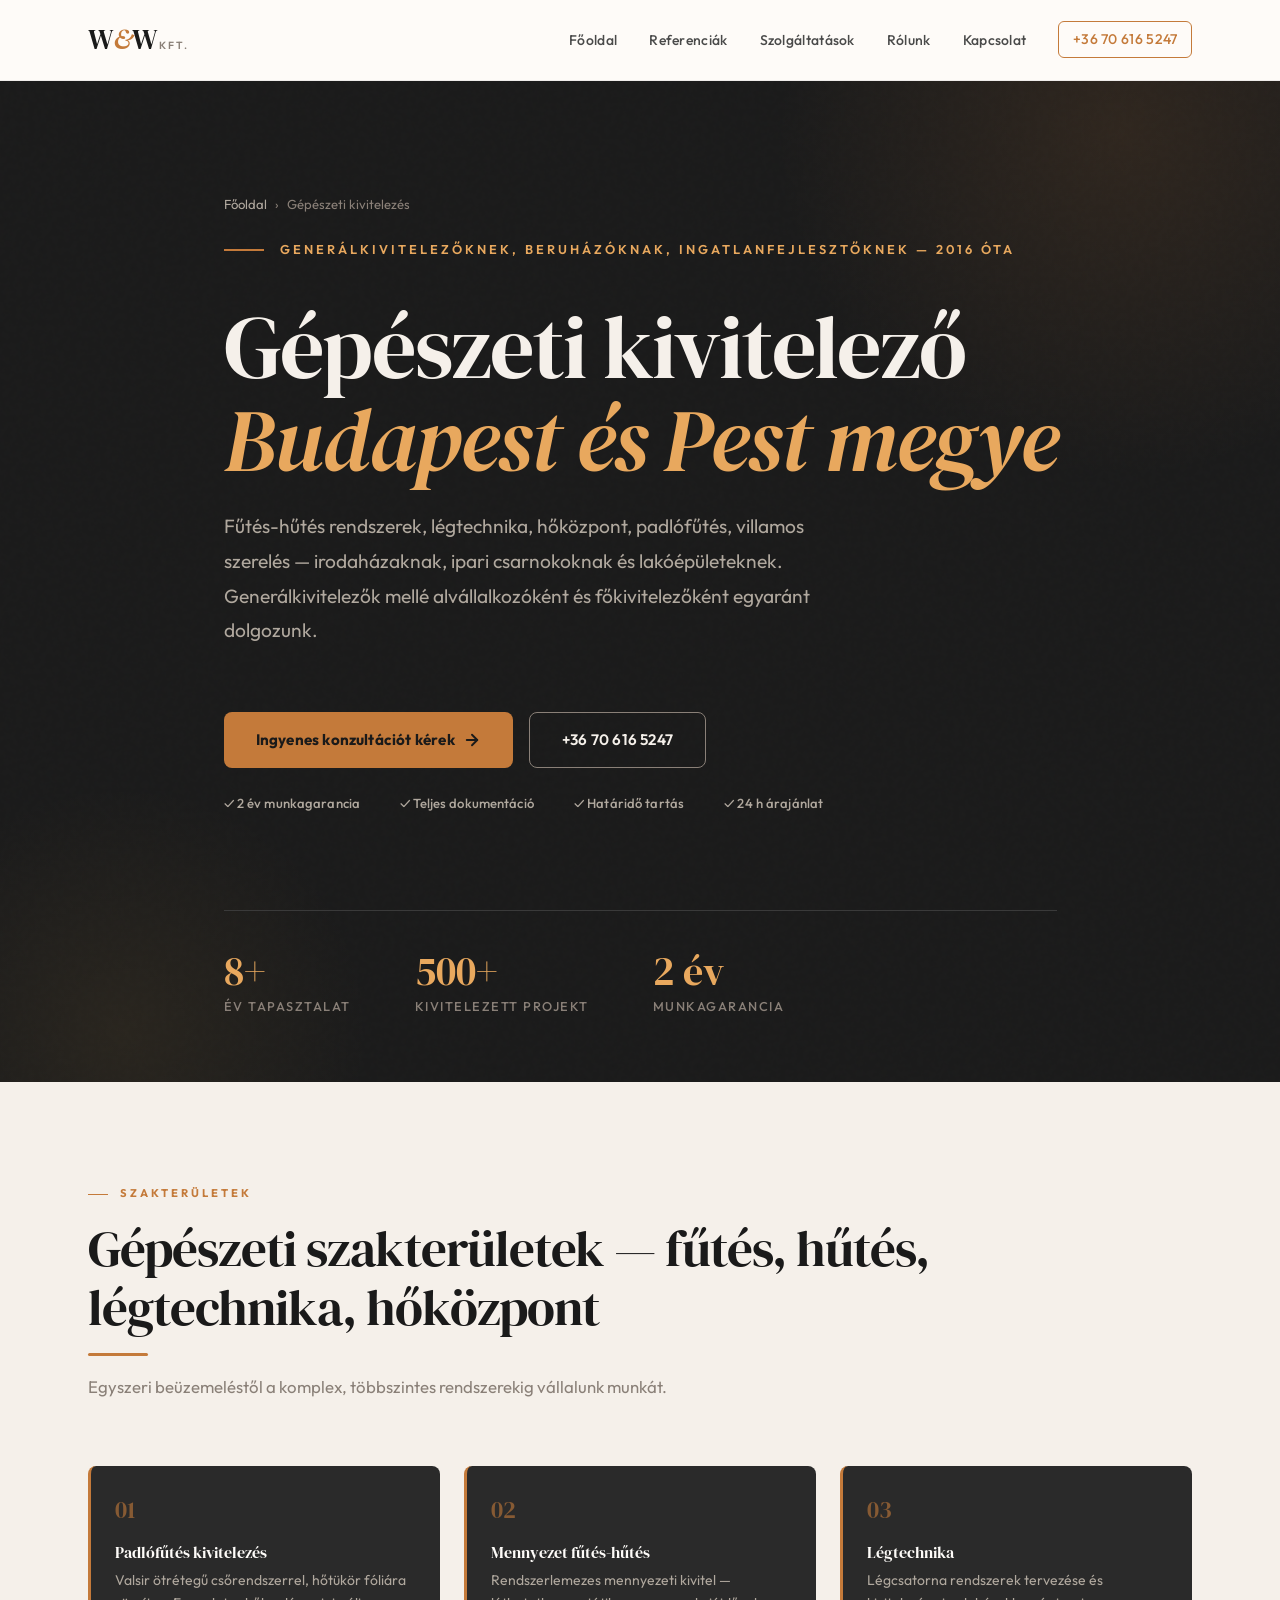
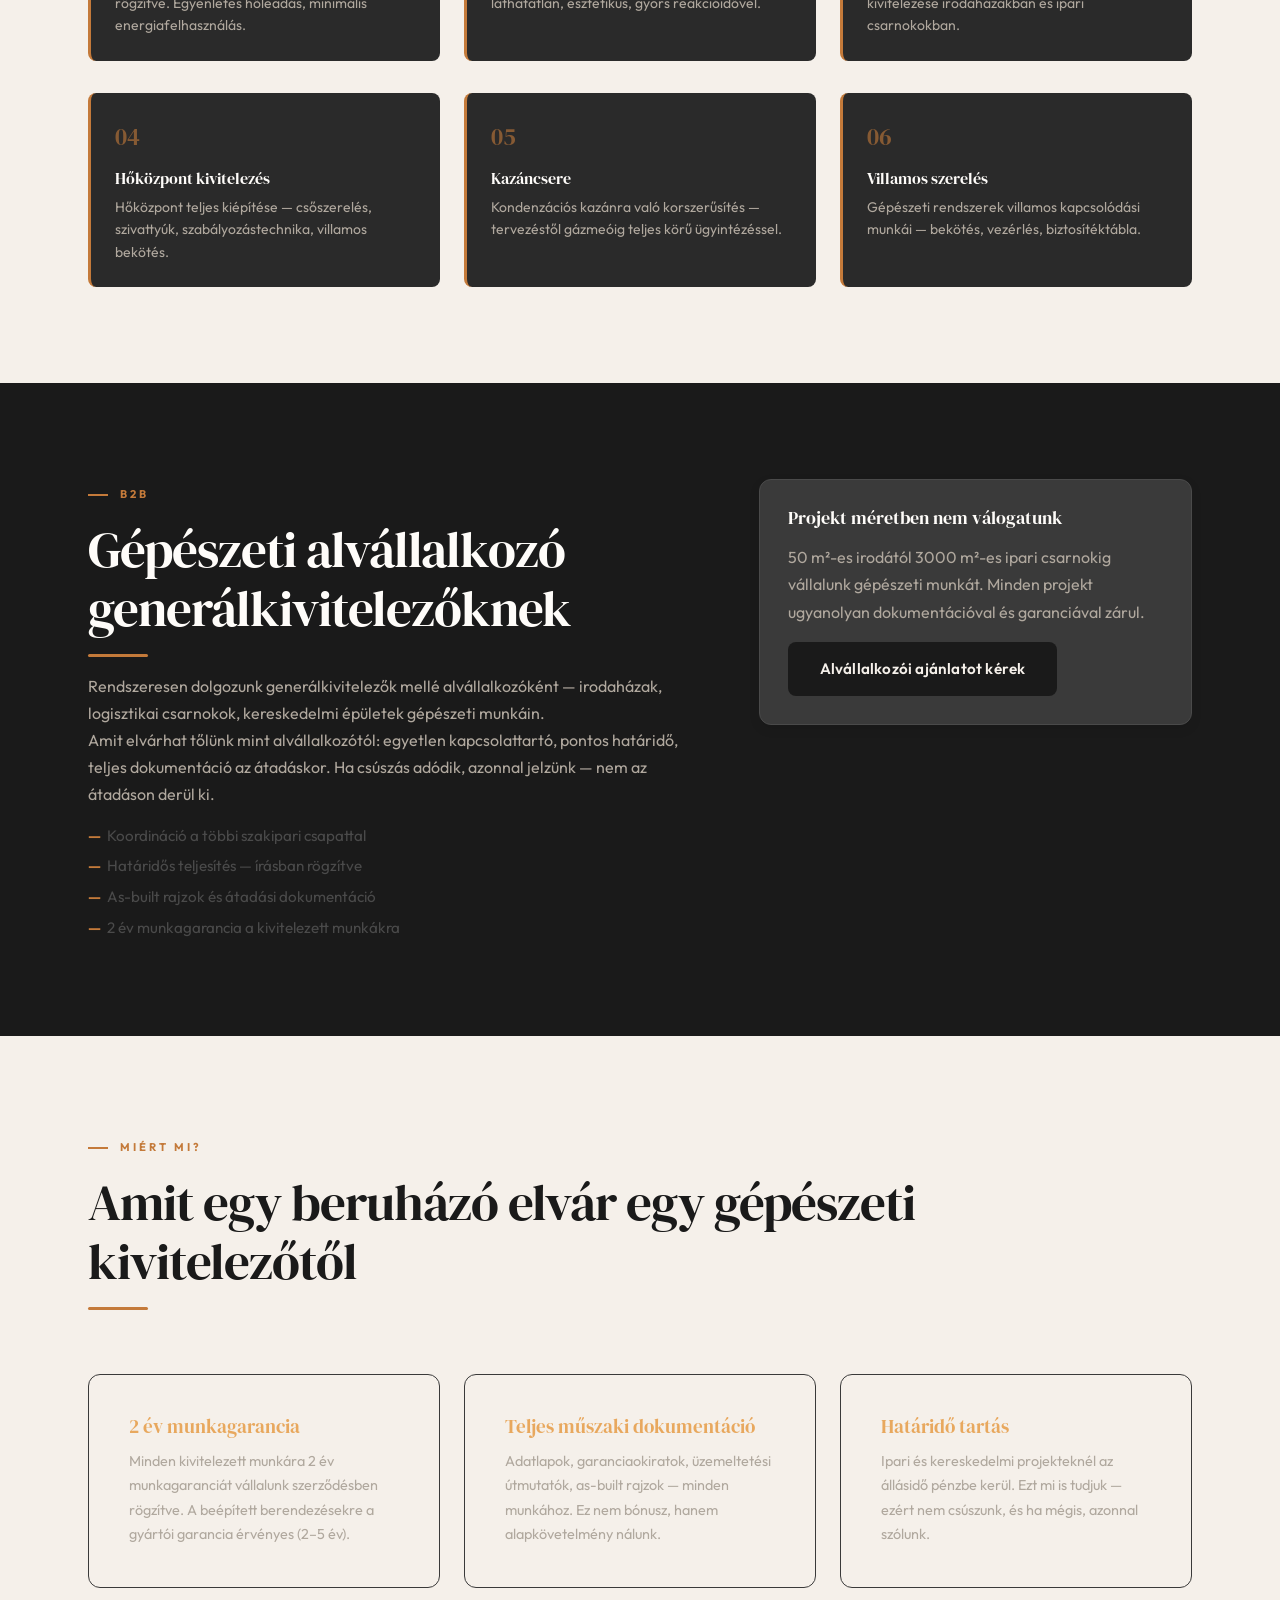
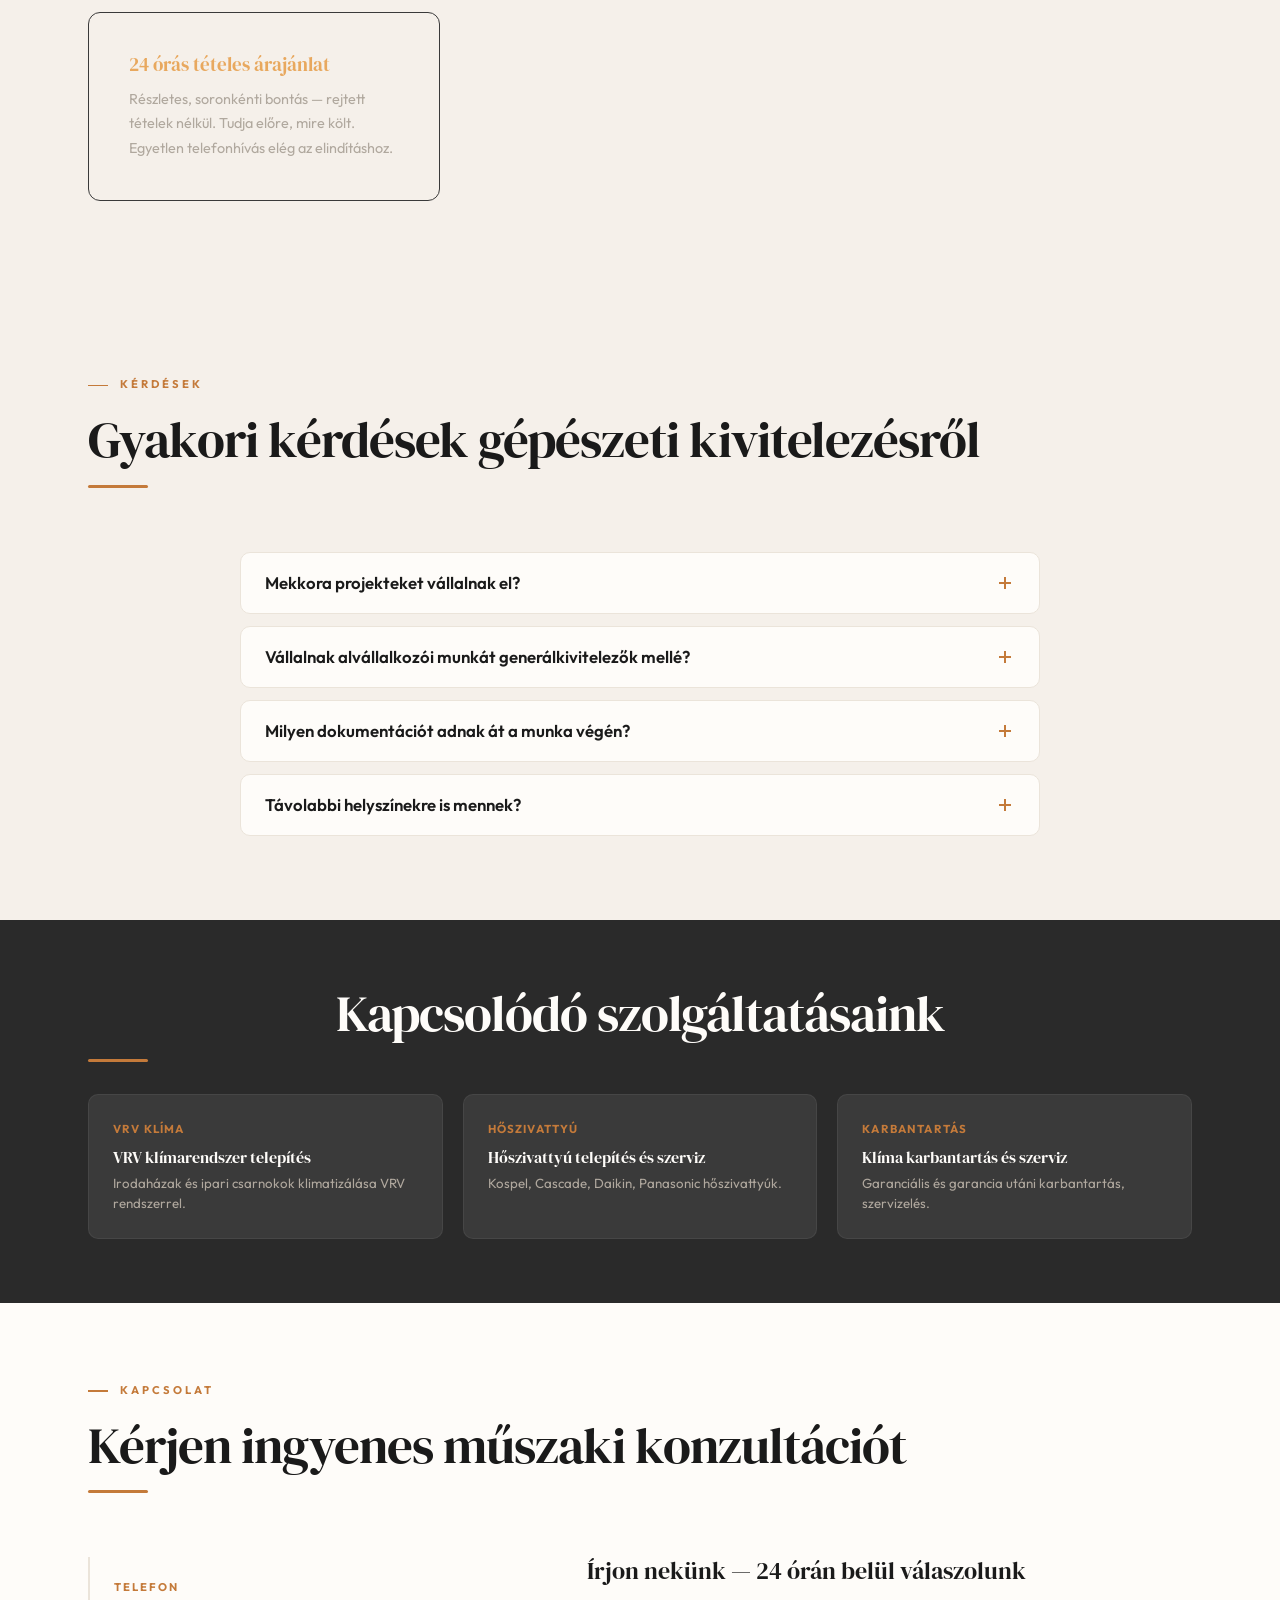
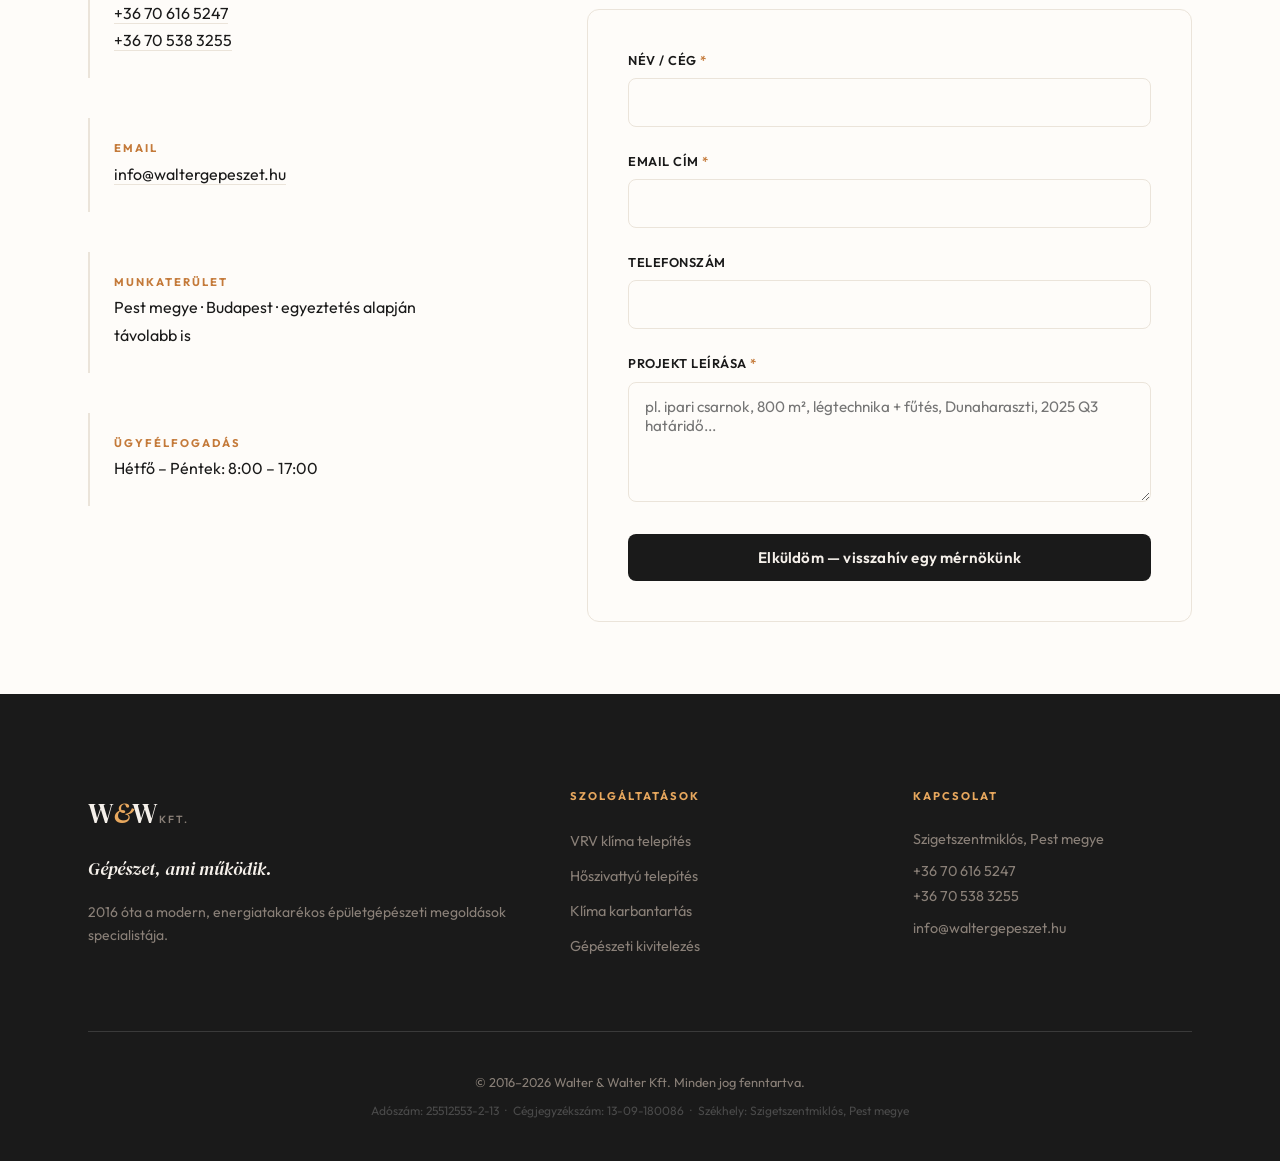
<file: gepeszeti-kivitelezes/index.html>
<!DOCTYPE html>
<html lang="hu">
<head>
    <meta charset="UTF-8">
    <meta name="viewport" content="width=device-width, initial-scale=1.0">
    <title>Gépészeti Kivitelező Budapest | Légtechnika, Hőközpont, Padlófűtés | Walter & Walter Kft.</title>

    <!-- Google tag (gtag.js) -->
    <script async src="https://www.googletagmanager.com/gtag/js?id=G-Z4YMLFXDXQ"></script>
    <script>
      window.dataLayer = window.dataLayer || [];
      function gtag(){dataLayer.push(arguments);}
      gtag('js', new Date());
      gtag('config', 'G-Z4YMLFXDXQ');
    </script>
    <meta name="description" content="Gépészeti kivitelező Budapest és Pest megye — légtechnika, hőközpont, padlófűtés, mennyezet fűtés-hűtés, kazáncsere. Generálkivitelezők alvállalkozója és főkivitelező. 2 év garancia. ☎ +36 70 616 5247">
    <meta name="robots" content="index, follow">
    <link rel="canonical" href="https://waltergepeszet.hu/gepeszeti-kivitelezes/">
    <link rel="icon" type="image/svg+xml" href="../favicon2.svg">
    <link rel="icon" type="image/png" href="../favicon.png">

    <meta property="og:title" content="Gépészeti Kivitelező Budapest | Walter & Walter Kft.">
    <meta property="og:description" content="Gépészeti kivitelező Budapest és Pest megye — légtechnika, hőközpont, padlófűtés. Generálkivitelezők alvállalkozója. 2 év garancia.">
    <meta property="og:type" content="website">
    <meta property="og:url" content="https://waltergepeszet.hu/gepeszeti-kivitelezes/">
    <meta property="og:locale" content="hu_HU">

    <script type="application/ld+json">
    {
        "@context": "https://schema.org",
        "@type": "Service",
        "name": "Gépészeti kivitelezés",
        "provider": {
            "@type": "LocalBusiness",
            "name": "Walter & Walter Kft.",
            "telephone": "+36706165247",
            "address": {
                "@type": "PostalAddress",
                "addressLocality": "Szigetszentmiklós",
                "addressRegion": "Pest megye",
                "addressCountry": "HU"
            }
        },
        "areaServed": ["Budapest", "Pest megye"],
        "description": "Gépészeti kivitelezés — légtechnika, hőközpont, padlófűtés, fűtés-hűtés rendszerek. Generálkivitelezők alvállalkozója."
    }
    </script>
    <script type="application/ld+json">
    {
        "@context": "https://schema.org",
        "@type": "BreadcrumbList",
        "itemListElement": [
            {"@type": "ListItem", "position": 1, "name": "Főoldal", "item": "https://waltergepeszet.hu/"},
            {"@type": "ListItem", "position": 2, "name": "Gépészeti kivitelezés", "item": "https://waltergepeszet.hu/gepeszeti-kivitelezes/"}
        ]
    }
    </script>

    <link rel="stylesheet" href="../styles.css">
</head>
<body>
    <nav class="navbar" aria-label="Fő navigáció">
        <div class="container">
            <a href="/" class="logo" aria-label="Walter & Walter Kft. - Főoldal">
                <div class="logo-mark">W<span>&</span>W</div>
                <div class="logo-sub">Kft.</div>
            </a>
            <ul class="nav-menu" role="menubar">
                <li role="none"><a href="/" role="menuitem">Főoldal</a></li>
                <li role="none"><a href="/#referenciank" role="menuitem">Referenciák</a></li>
                <li role="none"><a href="/#reszletes-szolgaltatasok" role="menuitem">Szolgáltatások</a></li>
                <li role="none"><a href="/#rolunk" role="menuitem">Rólunk</a></li>
                <li role="none"><a href="#kapcsolat" role="menuitem">Kapcsolat</a></li>
                <li role="none"><a href="tel:+36706165247" class="nav-phone" role="menuitem">+36 70 616 5247</a></li>
            </ul>
            <button class="hamburger" aria-label="Menü megnyitása" aria-expanded="false">
                <span></span><span></span><span></span>
            </button>
        </div>
    </nav>

    <main>
        <section class="hero hero--sub" aria-label="Gépészeti kivitelezés">
            <div class="hero-grain"></div>
            <div class="hero-content">
                <nav class="breadcrumb" aria-label="Navigációs útvonal">
                    <a href="/">Főoldal</a>
                    <span aria-hidden="true">›</span>
                    <span aria-current="page">Gépészeti kivitelezés</span>
                </nav>
                <div class="hero-eyebrow">
                    <div class="eyebrow-line"></div>
                    <span>Generálkivitelezőknek, beruházóknak, ingatlanfejlesztőknek — 2016 óta</span>
                </div>
                <h1 class="hero-title">
                    <span class="title-main">Gépészeti kivitelező</span>
                    <span class="title-accent">Budapest és Pest megye</span>
                </h1>
                <p class="hero-lead">Fűtés-hűtés rendszerek, légtechnika, hőközpont, padlófűtés, villamos szerelés — irodaházaknak, ipari csarnokoknak és lakóépületeknek. Generálkivitelezők mellé alvállalkozóként és főkivitelezőként egyaránt dolgozunk.</p>
                <div class="hero-actions">
                    <a href="javascript:void(0)" onclick="openQuoteModal()" class="btn btn-primary">
                        Ingyenes konzultációt kérek
                        <svg width="18" height="18" viewBox="0 0 24 24" fill="none" stroke="currentColor" stroke-width="2.5" stroke-linecap="round" stroke-linejoin="round" aria-hidden="true"><line x1="5" y1="12" x2="19" y2="12"/><polyline points="12 5 19 12 12 19"/></svg>
                    </a>
                    <a href="tel:+36706165247" class="btn btn-ghost">+36 70 616 5247</a>
                </div>
                <div class="hero-trust-bar">
                    <span>✓ 2 év munkagarancia</span>
                    <span>✓ Teljes dokumentáció</span>
                    <span>✓ Határidő tartás</span>
                    <span>✓ 24 h árajánlat</span>
                </div>
                <div class="hero-metrics" aria-label="Statisztikák">
                    <div class="metric">
                        <span class="metric-val">8+</span>
                        <span class="metric-label">év tapasztalat</span>
                    </div>
                    <div class="metric">
                        <span class="metric-val">500+</span>
                        <span class="metric-label">kivitelezett projekt</span>
                    </div>
                    <div class="metric">
                        <span class="metric-val">2 év</span>
                        <span class="metric-label">munkagarancia</span>
                    </div>
                </div>
            </div>
        </section>

        <!-- Szakterületek -->
        <section class="content-section bg-cream">
            <div class="container">
                <header class="section-header">
                    <span class="section-tag">Szakterületek</span>
                    <h2 class="section-title">Gépészeti szakterületek — fűtés, hűtés, légtechnika, hőközpont</h2>
                    <p class="section-desc">Egyszeri beüzemeléstől a komplex, többszintes rendszerekig vállalunk munkát.</p>
                </header>
                <div class="services-detail-grid">
                    <div class="service-detail-item">
                        <div class="service-detail-num">01</div>
                        <h3>Padlófűtés kivitelezés</h3>
                        <p>Valsir ötrétegű csőrendszerrel, hőtükör fóliára rögzítve. Egyenletes hőleadás, minimális energiafelhasználás.</p>
                    </div>
                    <div class="service-detail-item">
                        <div class="service-detail-num">02</div>
                        <h3>Mennyezet fűtés-hűtés</h3>
                        <p>Rendszerlemezes mennyezeti kivitel — láthatatlan, esztétikus, gyors reakcióidővel.</p>
                    </div>
                    <div class="service-detail-item">
                        <div class="service-detail-num">03</div>
                        <h3>Légtechnika</h3>
                        <p>Légcsatorna rendszerek tervezése és kivitelezése irodaházakban és ipari csarnokokban.</p>
                    </div>
                    <div class="service-detail-item">
                        <div class="service-detail-num">04</div>
                        <h3>Hőközpont kivitelezés</h3>
                        <p>Hőközpont teljes kiépítése — csőszerelés, szivattyúk, szabályozástechnika, villamos bekötés.</p>
                    </div>
                    <div class="service-detail-item">
                        <div class="service-detail-num">05</div>
                        <h3>Kazáncsere</h3>
                        <p>Kondenzációs kazánra való korszerűsítés — tervezéstől gázmeóig teljes körű ügyintézéssel.</p>
                    </div>
                    <div class="service-detail-item">
                        <div class="service-detail-num">06</div>
                        <h3>Villamos szerelés</h3>
                        <p>Gépészeti rendszerek villamos kapcsolódási munkái — bekötés, vezérlés, biztosítéktábla.</p>
                    </div>
                </div>
            </div>
        </section>

        <!-- Generálkivitelezőknek -->
        <section class="content-section bg-charcoal">
            <div class="container">
                <div class="content-two-col">
                    <div class="content-text" style="color:var(--cream)">
                        <span class="section-tag">B2B</span>
                        <h2 class="section-title section-title--left" style="color:var(--white)">Gépészeti alvállalkozó generálkivitelezőknek</h2>
                        <p style="color:var(--warm-gray-light)">Rendszeresen dolgozunk generálkivitelezők mellé alvállalkozóként — irodaházak, logisztikai csarnokok, kereskedelmi épületek gépészeti munkáin.</p>
                        <p style="color:var(--warm-gray-light)">Amit elvárhat tőlünk mint alvállalkozótól: egyetlen kapcsolattartó, pontos határidő, teljes dokumentáció az átadáskor. Ha csúszás adódik, azonnal jelzünk — nem az átadáson derül ki.</p>
                        <ul class="feature-list" style="color:var(--warm-gray-light)">
                            <li>Koordináció a többi szakipari csapattal</li>
                            <li>Határidős teljesítés — írásban rögzítve</li>
                            <li>As-built rajzok és átadási dokumentáció</li>
                            <li>2 év munkagarancia a kivitelezett munkákra</li>
                        </ul>
                    </div>
                    <div class="content-aside">
                        <div class="info-card info-card--dark">
                            <h3 style="color:var(--white)">Projekt méretben nem válogatunk</h3>
                            <p style="color:var(--warm-gray-light)">50 m²-es irodától 3000 m²-es ipari csarnokig vállalunk gépészeti munkát. Minden projekt ugyanolyan dokumentációval és garanciával zárul.</p>
                            <a href="javascript:void(0)" onclick="openQuoteModal()" class="btn btn-primary" style="margin-top:1rem">Alvállalkozói ajánlatot kérek</a>
                        </div>
                    </div>
                </div>
            </div>
        </section>

        <!-- Miért mi -->
        <section class="content-section bg-cream">
            <div class="container">
                <header class="section-header">
                    <span class="section-tag">Miért mi?</span>
                    <h2 class="section-title">Amit egy beruházó elvár egy gépészeti kivitelezőtől</h2>
                </header>
                <div class="why-grid">
                    <article class="why-card">
                        <h3>2 év munkagarancia</h3>
                        <p>Minden kivitelezett munkára 2 év munkagaranciát vállalunk szerződésben rögzítve. A beépített berendezésekre a gyártói garancia érvényes (2–5 év).</p>
                    </article>
                    <article class="why-card">
                        <h3>Teljes műszaki dokumentáció</h3>
                        <p>Adatlapok, garanciaokiratok, üzemeltetési útmutatók, as-built rajzok — minden munkához. Ez nem bónusz, hanem alapkövetelmény nálunk.</p>
                    </article>
                    <article class="why-card">
                        <h3>Határidő tartás</h3>
                        <p>Ipari és kereskedelmi projekteknél az állásidő pénzbe kerül. Ezt mi is tudjuk — ezért nem csúszunk, és ha mégis, azonnal szólunk.</p>
                    </article>
                    <article class="why-card">
                        <h3>24 órás tételes árajánlat</h3>
                        <p>Részletes, soronkénti bontás — rejtett tételek nélkül. Tudja előre, mire költ. Egyetlen telefonhívás elég az elindításhoz.</p>
                    </article>
                </div>
            </div>
        </section>

        <!-- FAQ -->
        <section class="faq bg-cream">
            <div class="container">
                <header class="section-header">
                    <span class="section-tag">Kérdések</span>
                    <h2 class="section-title">Gyakori kérdések gépészeti kivitelezésről</h2>
                </header>
                <div class="faq-container">
                    <details class="faq-item">
                        <summary class="faq-question"><h3>Mekkora projekteket vállalnak el?</h3><span class="faq-chevron"></span></summary>
                        <div class="faq-answer"><p>Egyszeri beüzemeléstől a több ezer négyzetméteres ipari csarnokok komplex gépészeti rendszereiig vállalunk munkát. Referenciáink között 50 m²-es irodától 3000 m²-es ipari létesítményig szerepelnek projektek.</p></div>
                    </details>
                    <details class="faq-item">
                        <summary class="faq-question"><h3>Vállalnak alvállalkozói munkát generálkivitelezők mellé?</h3><span class="faq-chevron"></span></summary>
                        <div class="faq-answer"><p>Igen, rendszeresen dolgozunk generálkivitelezők mellé gépészeti alvállalkozóként. Koordináció, határidő tartás és teljes dokumentáció a mi felelősségünk. Hívjon minket az egyeztetéshez — a projekt részletei alapján gyorsan tudunk ajánlatot adni.</p></div>
                    </details>
                    <details class="faq-item">
                        <summary class="faq-question"><h3>Milyen dokumentációt adnak át a munka végén?</h3><span class="faq-chevron"></span></summary>
                        <div class="faq-answer"><p>Minden kivitelezett munkához teljes körű műszaki dokumentációt biztosítunk: beépített berendezések adatlapjai, garanciaokiratok, üzemeltetési útmutatók, és szükség esetén as-built rajzok. Ez az átadás alapfeltétele nálunk.</p></div>
                    </details>
                    <details class="faq-item">
                        <summary class="faq-question"><h3>Távolabbi helyszínekre is mennek?</h3><span class="faq-chevron"></span></summary>
                        <div class="faq-answer"><p>Elsősorban Pest megye és Budapest a munkaterületünk, de nagyobb projekteknél az ország más területeire is vállalunk munkát — egyeztetés alapján. Hívjon minket és megbeszéljük a részleteket.</p></div>
                    </details>
                </div>
            </div>
        </section>

        <!-- Kapcsolódó -->
        <section class="content-section bg-charcoal-mid related-services">
            <div class="container">
                <h2 class="section-title" style="color:var(--white); text-align:center; margin-bottom:2rem">Kapcsolódó szolgáltatásaink</h2>
                <div class="related-grid">
                    <a href="/vrv-klima-telepites/" class="related-card">
                        <span class="related-tag">VRV klíma</span>
                        <h3>VRV klímarendszer telepítés</h3>
                        <p>Irodaházak és ipari csarnokok klimatizálása VRV rendszerrel.</p>
                    </a>
                    <a href="/hoszivattyu-telepites/" class="related-card">
                        <span class="related-tag">Hőszivattyú</span>
                        <h3>Hőszivattyú telepítés és szerviz</h3>
                        <p>Kospel, Cascade, Daikin, Panasonic hőszivattyúk.</p>
                    </a>
                    <a href="/klima-karbantartas/" class="related-card">
                        <span class="related-tag">Karbantartás</span>
                        <h3>Klíma karbantartás és szerviz</h3>
                        <p>Garanciális és garancia utáni karbantartás, szervizelés.</p>
                    </a>
                </div>
            </div>
        </section>

        <!-- Kapcsolat -->
        <section id="kapcsolat" class="contact">
            <div class="container">
                <header class="section-header">
                    <span class="section-tag">Kapcsolat</span>
                    <h2 class="section-title">Kérjen ingyenes műszaki konzultációt</h2>
                </header>
                <div class="contact-layout">
                    <div class="contact-info">
                        <address>
                            <div class="contact-block">
                                <h3>Telefon</h3>
                                <p><a href="tel:+36706165247">+36 70 616 5247</a><br><a href="tel:+36705383255">+36 70 538 3255</a></p>
                            </div>
                            <div class="contact-block">
                                <h3>Email</h3>
                                <p><a href="mailto:info@waltergepeszet.hu">info@waltergepeszet.hu</a></p>
                            </div>
                            <div class="contact-block">
                                <h3>Munkaterület</h3>
                                <p>Pest megye · Budapest · egyeztetés alapján távolabb is</p>
                            </div>
                            <div class="contact-block">
                                <h3>Ügyfélfogadás</h3>
                                <p>Hétfő – Péntek: 8:00 – 17:00</p>
                            </div>
                        </address>
                    </div>
                    <div class="contact-form-wrap">
                        <h3>Írjon nekünk — 24 órán belül válaszolunk</h3>
                        <form id="contactForm" class="contact-form" novalidate>
                            <input type="hidden" name="form_type" value="contact">
                            <input type="hidden" name="page" value="gepeszeti-kivitelezes">
                            <div class="form-group">
                                <label for="name">Név / Cég <abbr title="kötelező">*</abbr></label>
                                <input type="text" id="name" name="name" required autocomplete="name">
                            </div>
                            <div class="form-group">
                                <label for="email">Email cím <abbr title="kötelező">*</abbr></label>
                                <input type="email" id="email" name="email" required autocomplete="email">
                            </div>
                            <div class="form-group">
                                <label for="phone">Telefonszám</label>
                                <input type="tel" id="phone" name="phone" autocomplete="tel">
                            </div>
                            <div class="form-group">
                                <label for="message">Projekt leírása <abbr title="kötelező">*</abbr></label>
                                <textarea id="message" name="message" rows="4" required placeholder="pl. ipari csarnok, 800 m², légtechnika + fűtés, Dunaharaszti, 2025 Q3 határidő..."></textarea>
                            </div>
                            <button type="submit" class="btn btn-primary btn-full">Elküldöm — visszahív egy mérnökünk</button>
                            <div id="formMessage" class="form-message" role="alert"></div>
                        </form>
                    </div>
                </div>
            </div>
        </section>
    </main>

    <div id="quoteModal" class="modal" role="dialog" aria-modal="true" aria-label="Árajánlatkérés">
        <div class="modal-content modal-sm">
            <button class="close-modal" onclick="closeQuoteModal()" aria-label="Bezárás">&times;</button>
            <h2>Ingyenes konzultációt kérek</h2>
            <p class="modal-subtitle">Adja meg elérhetőségét — 24 órán belül visszahívja egy mérnökünk.</p>
            <form id="quoteForm" class="quote-form" novalidate>
                <input type="hidden" name="form_type" value="quote">
                <input type="hidden" name="service" value="gepeszet">
                <div class="form-group">
                    <label for="quoteName">Neve / Cég <abbr title="kötelező">*</abbr></label>
                    <input type="text" id="quoteName" name="name" required autocomplete="name" placeholder="pl. ABC Kft.">
                </div>
                <div class="form-group">
                    <label for="quotePhone">Telefonszám <abbr title="kötelező">*</abbr></label>
                    <input type="tel" id="quotePhone" name="phone" required autocomplete="tel" placeholder="+36 70 ...">
                </div>
                <div class="form-group">
                    <label for="quoteNote">Projekt röviden</label>
                    <textarea id="quoteNote" name="note" rows="3" placeholder="pl. csarnok, 1200 m², légtechnika, Érd..."></textarea>
                </div>
                <div class="form-actions">
                    <button type="button" class="btn btn-ghost" onclick="closeQuoteModal()">Mégse</button>
                    <button type="submit" class="btn btn-primary">Visszahív egy mérnökünk</button>
                </div>
                <div id="quoteFormMessage" class="form-message" role="alert"></div>
            </form>
        </div>
    </div>

    <footer class="footer" role="contentinfo">
        <div class="container">
            <div class="footer-grid">
                <div class="footer-brand">
                    <div class="footer-logo">
                        <div class="logo-mark logo-mark--light">W<span>&</span>W</div>
                        <div class="logo-sub logo-sub--light">Kft.</div>
                    </div>
                    <p class="footer-tagline">Gépészet, ami működik.</p>
                    <p class="footer-about">2016 óta a modern, energiatakarékos épületgépészeti megoldások specialistája.</p>
                </div>
                <div class="footer-links">
                    <h4>Szolgáltatások</h4>
                    <nav aria-label="Szolgáltatások navigáció">
                        <ul>
                            <li><a href="/vrv-klima-telepites/">VRV klíma telepítés</a></li>
                            <li><a href="/hoszivattyu-telepites/">Hőszivattyú telepítés</a></li>
                            <li><a href="/klima-karbantartas/">Klíma karbantartás</a></li>
                            <li><a href="/gepeszeti-kivitelezes/">Gépészeti kivitelezés</a></li>
                        </ul>
                    </nav>
                </div>
                <div class="footer-contact">
                    <h4>Kapcsolat</h4>
                    <address>
                        <p>Szigetszentmiklós, Pest megye</p>
                        <p><a href="tel:+36706165247">+36 70 616 5247</a><br><a href="tel:+36705383255">+36 70 538 3255</a></p>
                        <p><a href="mailto:info@waltergepeszet.hu">info@waltergepeszet.hu</a></p>
                    </address>
                </div>
            </div>
            <div class="footer-bottom">
                <p>&copy; 2016–2026 Walter & Walter Kft. Minden jog fenntartva.</p>
                <p class="footer-legal">Adószám: 25512553-2-13 &nbsp;·&nbsp; Cégjegyzékszám: 13-09-180086 &nbsp;·&nbsp; Székhely: Szigetszentmiklós, Pest megye</p>
            </div>
        </div>
    </footer>

    <a href="tel:+36706165247" class="float-call" aria-label="Hívjon minket">
        <svg width="24" height="24" viewBox="0 0 24 24" fill="none" stroke="currentColor" stroke-width="2" stroke-linecap="round" stroke-linejoin="round" aria-hidden="true"><path d="M22 16.92v3a2 2 0 0 1-2.18 2 19.79 19.79 0 0 1-8.63-3.07A19.5 19.5 0 0 1 4.69 12 19.79 19.79 0 0 1 1.68 3.37 2 2 0 0 1 3.66 1h3a2 2 0 0 1 2 1.72c.127.96.361 1.903.7 2.81a2 2 0 0 1-.45 2.11L7.91 8.64a16 16 0 0 0 6 6l1-1a2 2 0 0 1 2.11-.45c.907.339 1.85.573 2.81.7A2 2 0 0 1 22 16.92z"/></svg>
        <span>Hívjon most</span>
    </a>

    <script>var SEND_EMAIL_URL = '../send-email.php';</script>
    <script src="../script.js"></script>
</body>
</html>
</file>
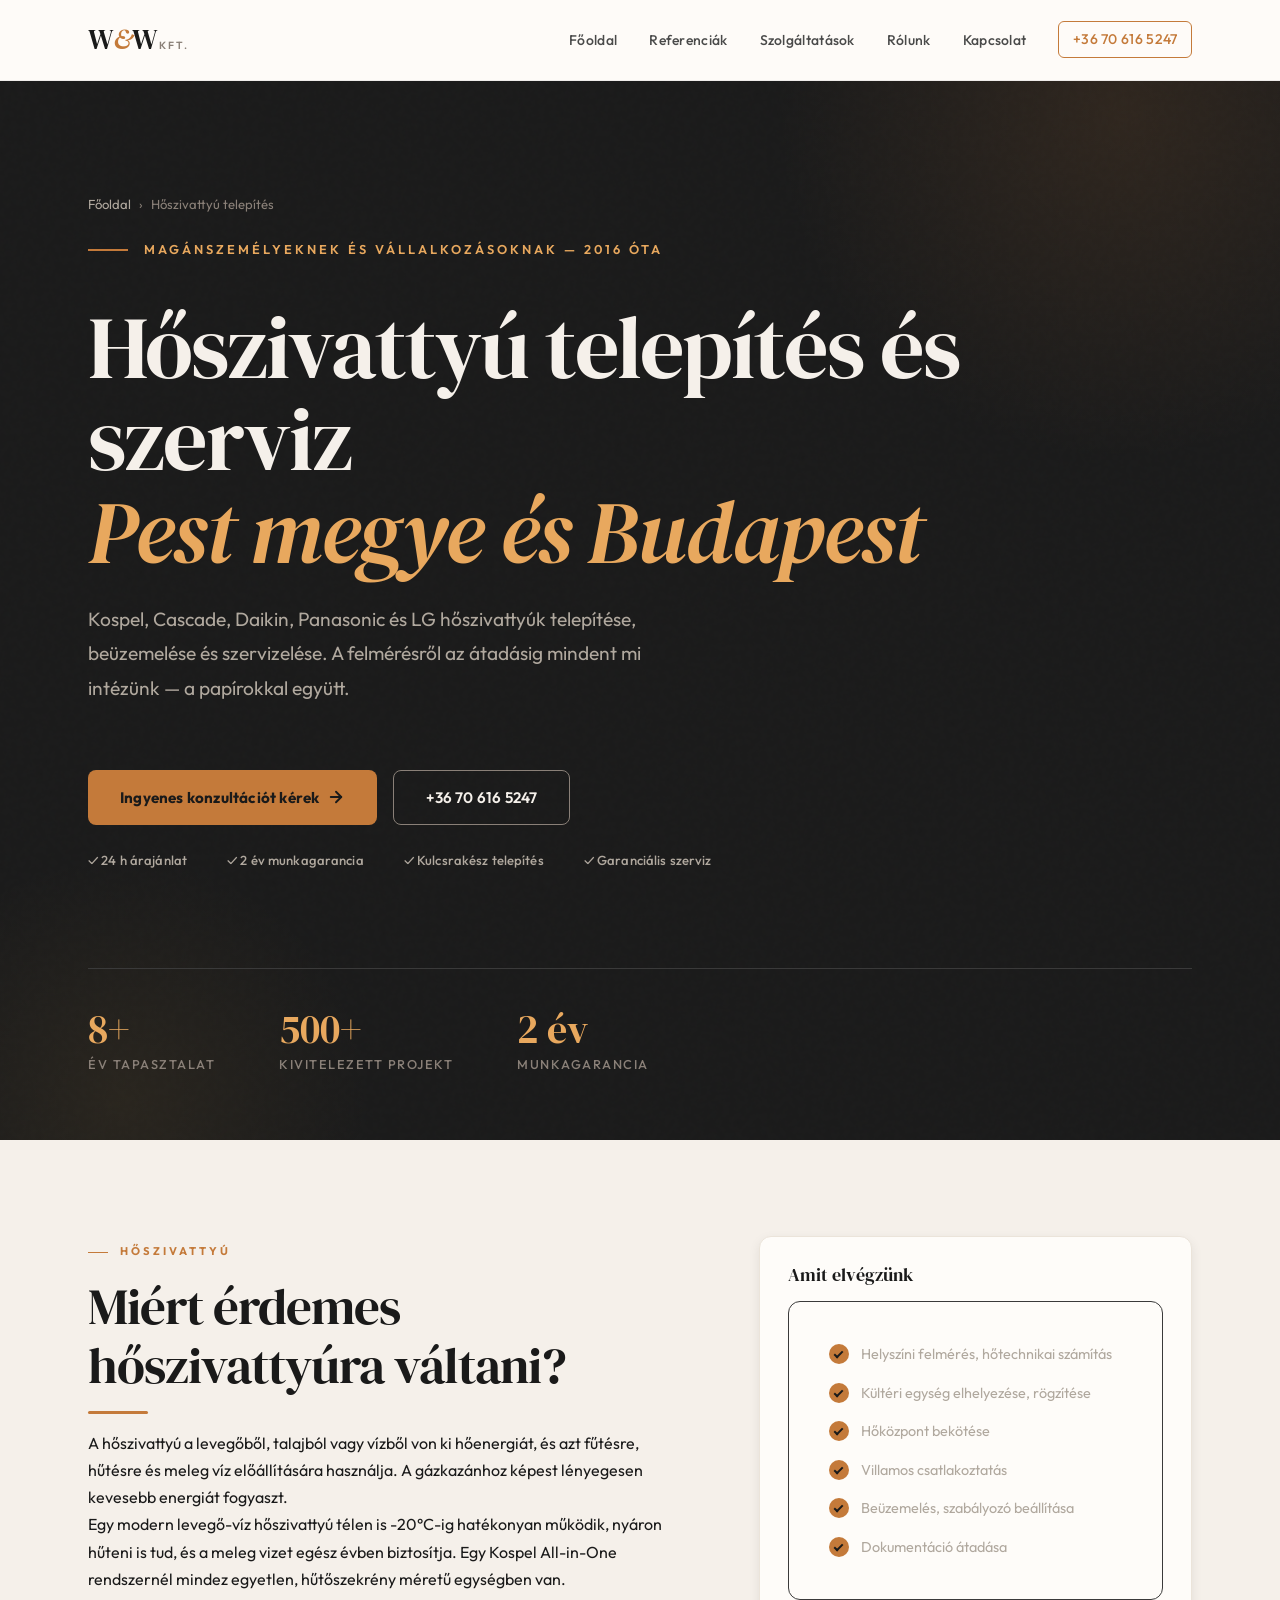
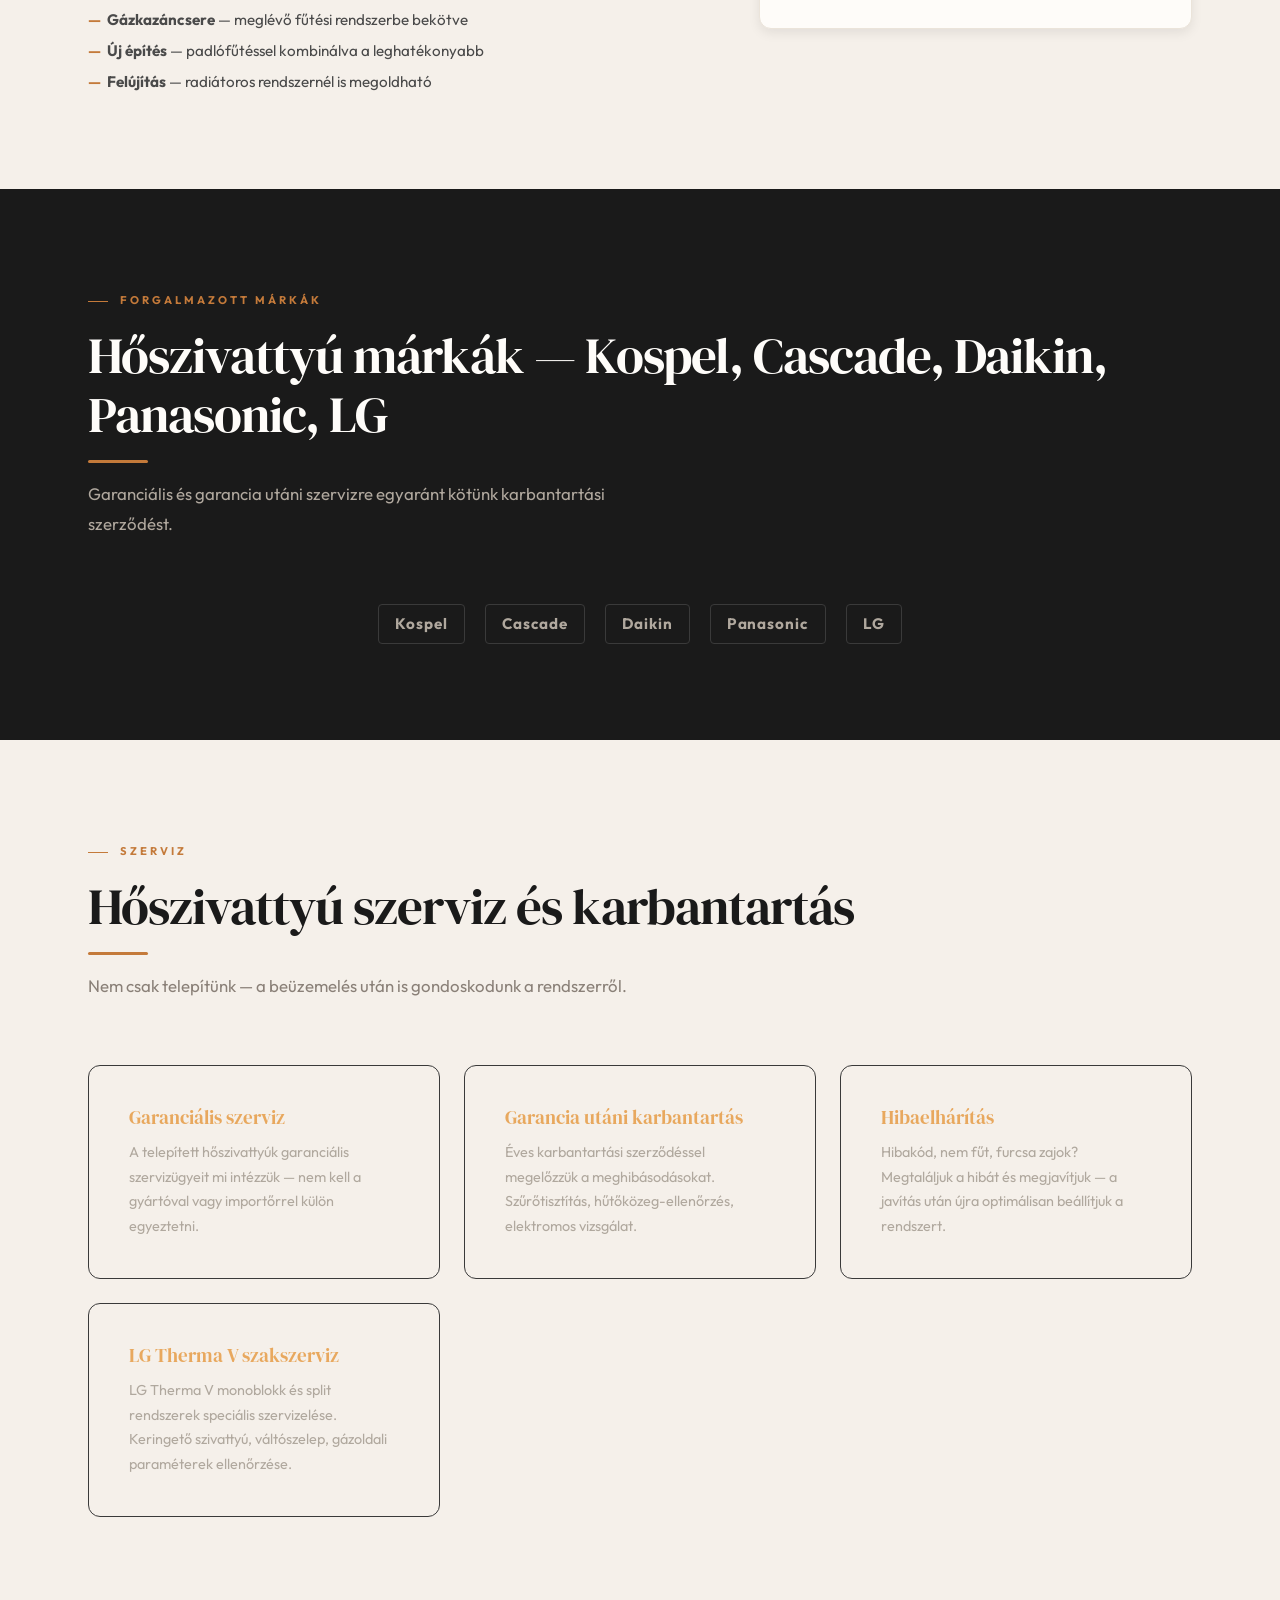
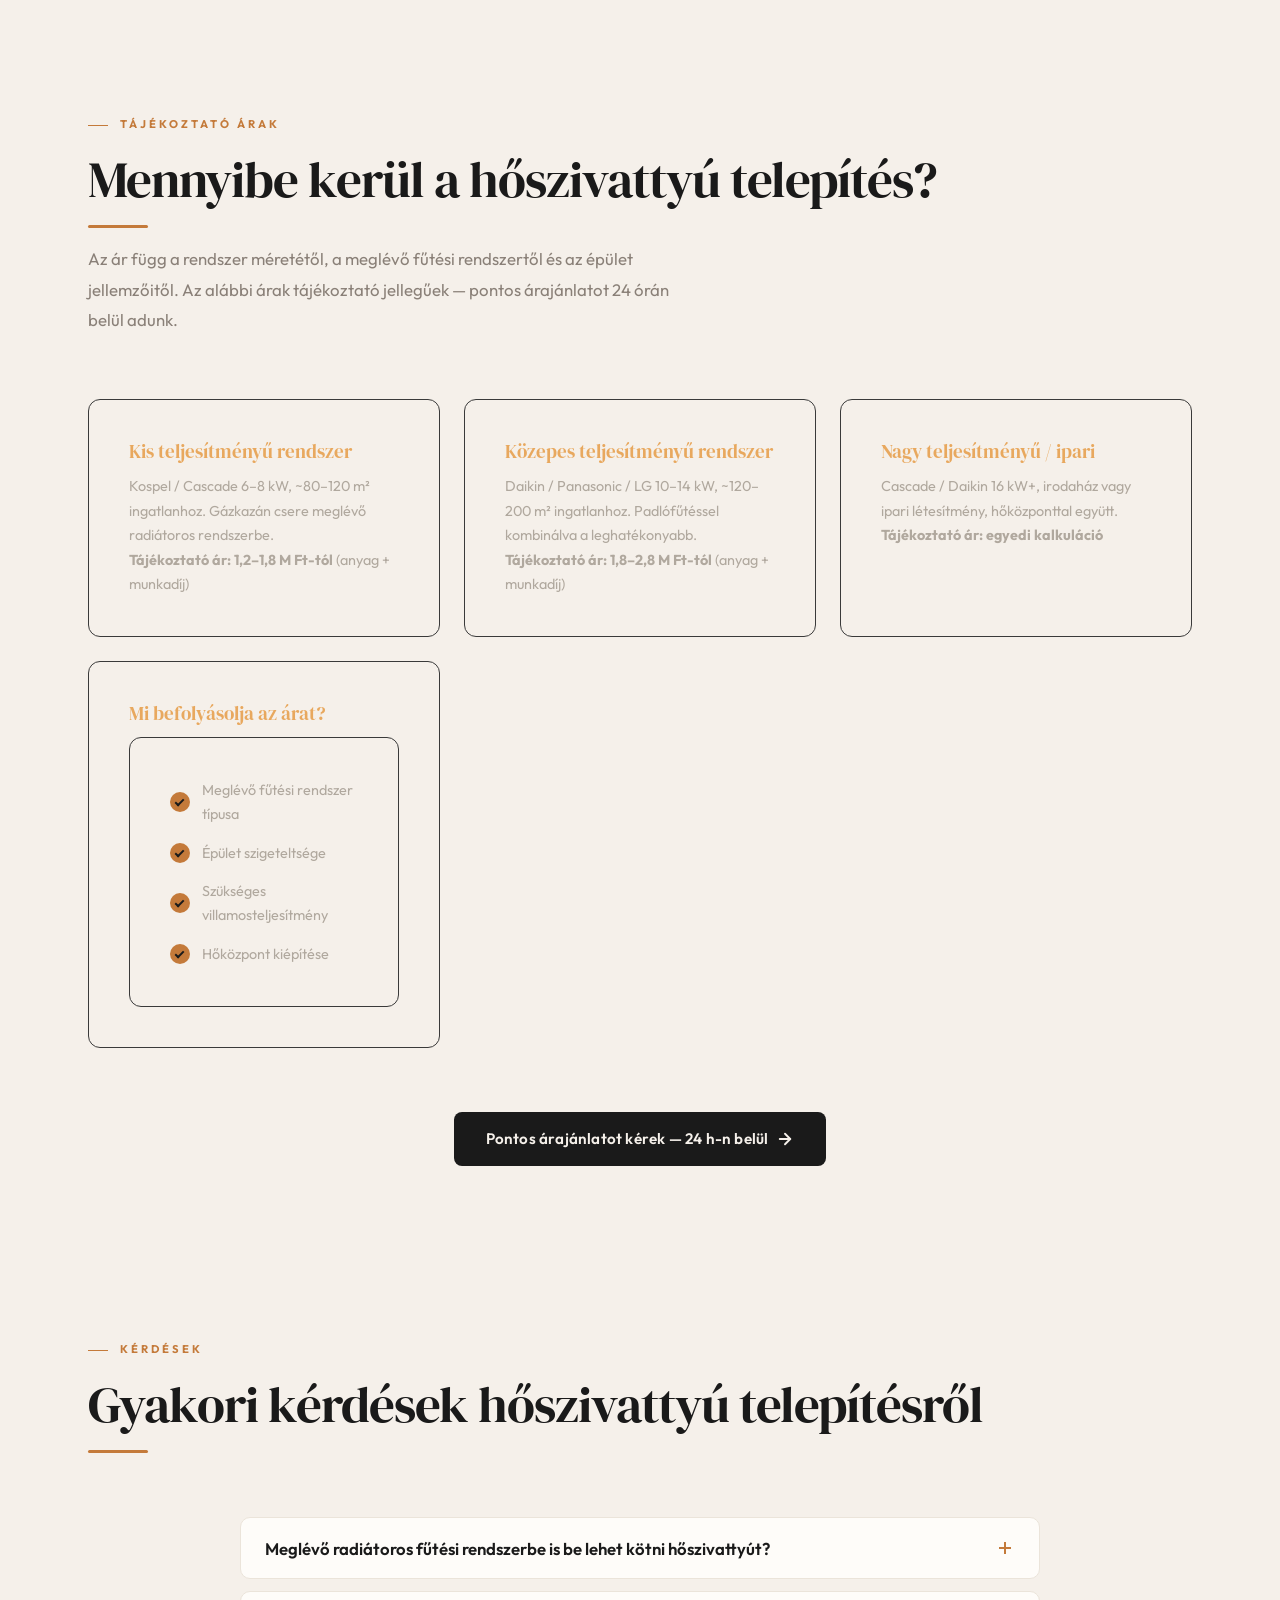
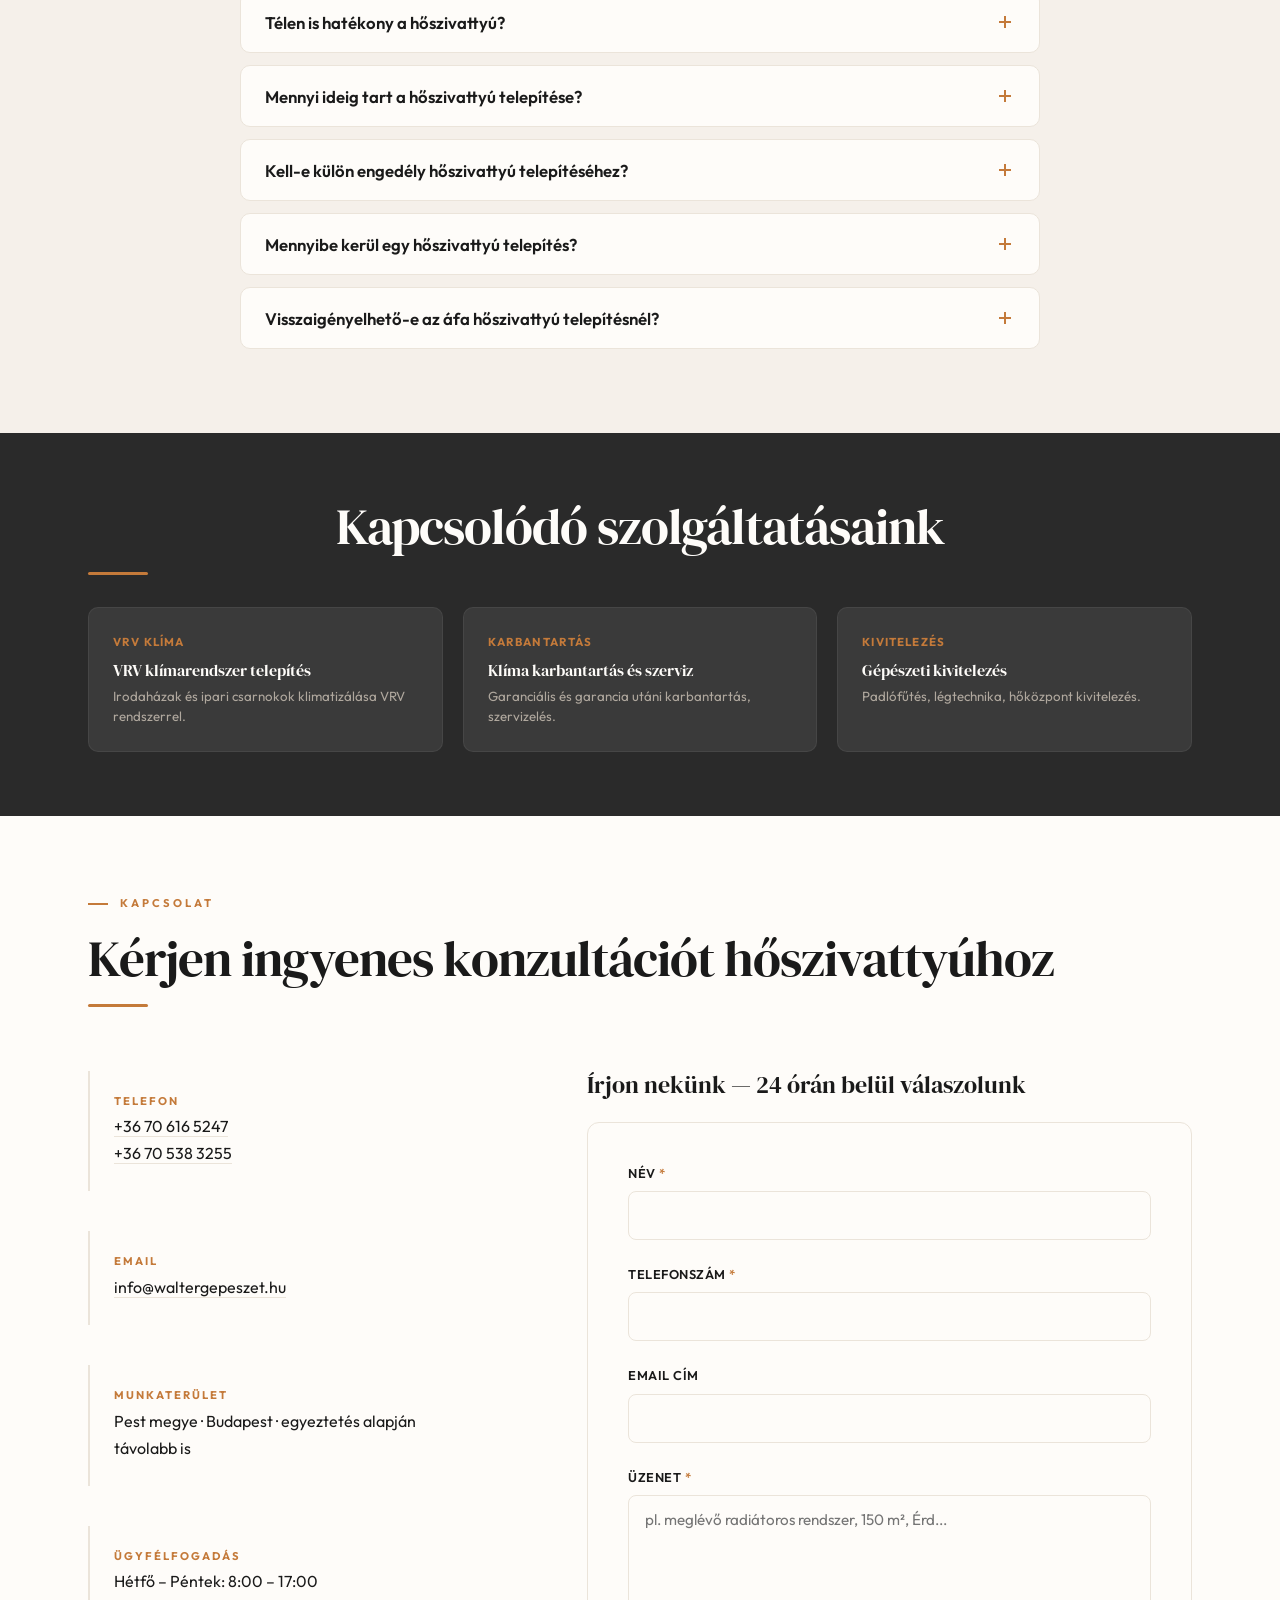
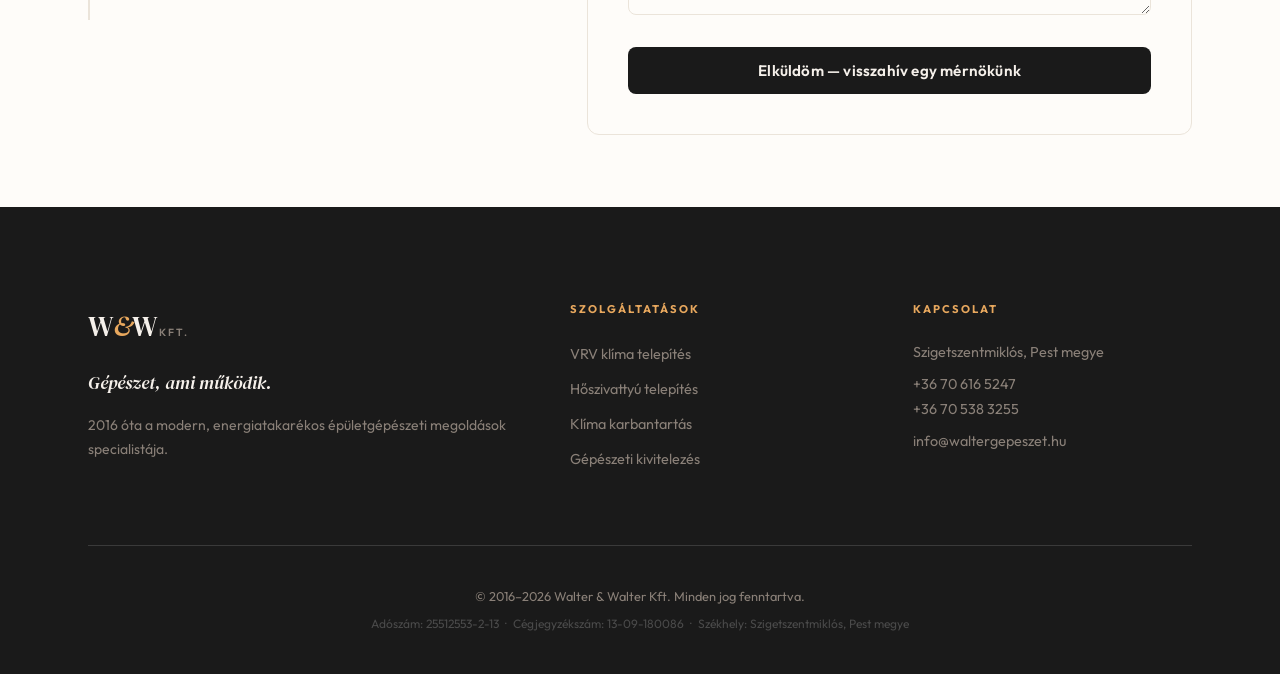
<file: hoszivattyu-telepites/index.html>
<!DOCTYPE html>
<html lang="hu">
<head>
    <meta charset="UTF-8">
    <meta name="viewport" content="width=device-width, initial-scale=1.0">
    <title>Hőszivattyú Telepítés Pest Megye | Kospel, Daikin, Cascade | Walter & Walter Kft.</title>

    <!-- Google tag (gtag.js) -->
    <script async src="https://www.googletagmanager.com/gtag/js?id=G-Z4YMLFXDXQ"></script>
    <script>
      window.dataLayer = window.dataLayer || [];
      function gtag(){dataLayer.push(arguments);}
      gtag('js', new Date());
      gtag('config', 'G-Z4YMLFXDXQ');
    </script>
    <meta name="description" content="Hőszivattyú telepítés ár és szerviz — Pest megye, Budapest. Kospel, Cascade, Daikin, Panasonic, LG. Tájékoztató ár: 1,2 M Ft-tól. Kulcsrakész megoldás, 2 év garancia. ☎ +36 70 616 5247">
    <meta name="robots" content="index, follow">
    <link rel="canonical" href="https://waltergepeszet.hu/hoszivattyu-telepites/">
    <link rel="icon" type="image/svg+xml" href="../favicon2.svg">
    <link rel="icon" type="image/png" href="../favicon.png">

    <meta property="og:title" content="Hőszivattyú Telepítés Pest Megye | Walter & Walter Kft.">
    <meta property="og:description" content="Hőszivattyú telepítés és szerviz Pest megye és Budapest. Kospel, Cascade, Daikin, Panasonic, LG. Kulcsrakész megoldás, 2 év garancia.">
    <meta property="og:type" content="website">
    <meta property="og:url" content="https://waltergepeszet.hu/hoszivattyu-telepites/">
    <meta property="og:locale" content="hu_HU">

    <script type="application/ld+json">
    {
        "@context": "https://schema.org",
        "@type": "Service",
        "name": "Hőszivattyú telepítés és szerviz",
        "provider": {
            "@type": "LocalBusiness",
            "name": "Walter & Walter Kft.",
            "telephone": "+36706165247",
            "address": {
                "@type": "PostalAddress",
                "addressLocality": "Szigetszentmiklós",
                "addressRegion": "Pest megye",
                "addressCountry": "HU"
            }
        },
        "areaServed": ["Budapest", "Pest megye"],
        "description": "Hőszivattyú telepítés, beüzemelés és szerviz — Kospel, Cascade, Daikin, Panasonic, LG, Kospel márkákban.",
        "brand": ["Kospel", "Cascade", "Daikin", "Panasonic", "LG"]
    }
    </script>
    <script type="application/ld+json">
    {
        "@context": "https://schema.org",
        "@type": "BreadcrumbList",
        "itemListElement": [
            {"@type": "ListItem", "position": 1, "name": "Főoldal", "item": "https://waltergepeszet.hu/"},
            {"@type": "ListItem", "position": 2, "name": "Hőszivattyú telepítés", "item": "https://waltergepeszet.hu/hoszivattyu-telepites/"}
        ]
    }
    </script>

    <link rel="stylesheet" href="../styles.css">
</head>
<body>
    <nav class="navbar" aria-label="Fő navigáció">
        <div class="container">
            <a href="/" class="logo" aria-label="Walter & Walter Kft. - Főoldal">
                <div class="logo-mark">W<span>&</span>W</div>
                <div class="logo-sub">Kft.</div>
            </a>
            <ul class="nav-menu" role="menubar">
                <li role="none"><a href="/" role="menuitem">Főoldal</a></li>
                <li role="none"><a href="/#referenciank" role="menuitem">Referenciák</a></li>
                <li role="none"><a href="/#reszletes-szolgaltatasok" role="menuitem">Szolgáltatások</a></li>
                <li role="none"><a href="/#rolunk" role="menuitem">Rólunk</a></li>
                <li role="none"><a href="#kapcsolat" role="menuitem">Kapcsolat</a></li>
                <li role="none"><a href="tel:+36706165247" class="nav-phone" role="menuitem">+36 70 616 5247</a></li>
            </ul>
            <button class="hamburger" aria-label="Menü megnyitása" aria-expanded="false">
                <span></span><span></span><span></span>
            </button>
        </div>
    </nav>

    <main>
        <section class="hero hero--sub" aria-label="Hőszivattyú telepítés">
            <div class="hero-grain"></div>
            <div class="hero-content">
                <nav class="breadcrumb" aria-label="Navigációs útvonal">
                    <a href="/">Főoldal</a>
                    <span aria-hidden="true">›</span>
                    <span aria-current="page">Hőszivattyú telepítés</span>
                </nav>
                <div class="hero-eyebrow">
                    <div class="eyebrow-line"></div>
                    <span>Magánszemélyeknek és vállalkozásoknak — 2016 óta</span>
                </div>
                <h1 class="hero-title">
                    <span class="title-main">Hőszivattyú telepítés és szerviz</span>
                    <span class="title-accent">Pest megye és Budapest</span>
                </h1>
                <p class="hero-lead">Kospel, Cascade, Daikin, Panasonic és LG hőszivattyúk telepítése, beüzemelése és szervizelése. A felmérésről az átadásig mindent mi intézünk — a papírokkal együtt.</p>
                <div class="hero-actions">
                    <a href="javascript:void(0)" onclick="openQuoteModal()" class="btn btn-primary">
                        Ingyenes konzultációt kérek
                        <svg width="18" height="18" viewBox="0 0 24 24" fill="none" stroke="currentColor" stroke-width="2.5" stroke-linecap="round" stroke-linejoin="round" aria-hidden="true"><line x1="5" y1="12" x2="19" y2="12"/><polyline points="12 5 19 12 12 19"/></svg>
                    </a>
                    <a href="tel:+36706165247" class="btn btn-ghost">+36 70 616 5247</a>
                </div>
                <div class="hero-trust-bar">
                    <span>✓ 24 h árajánlat</span>
                    <span>✓ 2 év munkagarancia</span>
                    <span>✓ Kulcsrakész telepítés</span>
                    <span>✓ Garanciális szerviz</span>
                </div>
                <div class="hero-metrics" aria-label="Statisztikák">
                    <div class="metric">
                        <span class="metric-val">8+</span>
                        <span class="metric-label">év tapasztalat</span>
                    </div>
                    <div class="metric">
                        <span class="metric-val">500+</span>
                        <span class="metric-label">kivitelezett projekt</span>
                    </div>
                    <div class="metric">
                        <span class="metric-val">2 év</span>
                        <span class="metric-label">munkagarancia</span>
                    </div>
                </div>
            </div>
        </section>

        <!-- Miért hőszivattyú -->
        <section class="content-section bg-cream">
            <div class="container">
                <div class="content-two-col">
                    <div class="content-text">
                        <span class="section-tag">Hőszivattyú</span>
                        <h2 class="section-title section-title--left">Miért érdemes hőszivattyúra váltani?</h2>
                        <p>A hőszivattyú a levegőből, talajból vagy vízből von ki hőenergiát, és azt fűtésre, hűtésre és meleg víz előállítására használja. A gázkazánhoz képest lényegesen kevesebb energiát fogyaszt.</p>
                        <p>Egy modern levegő-víz hőszivattyú télen is -20°C-ig hatékonyan működik, nyáron hűteni is tud, és a meleg vizet egész évben biztosítja. Egy Kospel All-in-One rendszernél mindez egyetlen, hűtőszekrény méretű egységben van.</p>
                        <ul class="feature-list">
                            <li><strong>Gázkazáncsere</strong> — meglévő fűtési rendszerbe bekötve</li>
                            <li><strong>Új építés</strong> — padlófűtéssel kombinálva a leghatékonyabb</li>
                            <li><strong>Felújítás</strong> — radiátoros rendszernél is megoldható</li>
                        </ul>
                    </div>
                    <div class="content-aside">
                        <div class="info-card">
                            <h3>Amit elvégzünk</h3>
                            <ul class="check-list">
                                <li><span class="check-icon"></span>Helyszíni felmérés, hőtechnikai számítás</li>
                                <li><span class="check-icon"></span>Kültéri egység elhelyezése, rögzítése</li>
                                <li><span class="check-icon"></span>Hőközpont bekötése</li>
                                <li><span class="check-icon"></span>Villamos csatlakoztatás</li>
                                <li><span class="check-icon"></span>Beüzemelés, szabályozó beállítása</li>
                                <li><span class="check-icon"></span>Dokumentáció átadása</li>
                            </ul>
                        </div>
                    </div>
                </div>
            </div>
        </section>

        <!-- Márkák -->
        <section class="content-section bg-charcoal">
            <div class="container">
                <header class="section-header">
                    <span class="section-tag">Forgalmazott márkák</span>
                    <h2 class="section-title" style="color:var(--white)">Hőszivattyú márkák — Kospel, Cascade, Daikin, Panasonic, LG</h2>
                    <p class="section-desc" style="color:var(--warm-gray-light)">Garanciális és garancia utáni szervizre egyaránt kötünk karbantartási szerződést.</p>
                </header>
                <div class="brands-grid">
                    <span class="brand-item">Kospel</span>
                    <span class="brand-item">Cascade</span>
                    <span class="brand-item">Daikin</span>
                    <span class="brand-item">Panasonic</span>
                    <span class="brand-item">LG</span>
                </div>
            </div>
        </section>

        <!-- Szerviz -->
        <section class="content-section bg-cream">
            <div class="container">
                <header class="section-header">
                    <span class="section-tag">Szerviz</span>
                    <h2 class="section-title">Hőszivattyú szerviz és karbantartás</h2>
                    <p class="section-desc">Nem csak telepítünk — a beüzemelés után is gondoskodunk a rendszerről.</p>
                </header>
                <div class="why-grid">
                    <article class="why-card">
                        <h3>Garanciális szerviz</h3>
                        <p>A telepített hőszivattyúk garanciális szervizügyeit mi intézzük — nem kell a gyártóval vagy importőrrel külön egyeztetni.</p>
                    </article>
                    <article class="why-card">
                        <h3>Garancia utáni karbantartás</h3>
                        <p>Éves karbantartási szerződéssel megelőzzük a meghibásodásokat. Szűrőtisztítás, hűtőközeg-ellenőrzés, elektromos vizsgálat.</p>
                    </article>
                    <article class="why-card">
                        <h3>Hibaelhárítás</h3>
                        <p>Hibakód, nem fűt, furcsa zajok? Megtaláljuk a hibát és megjavítjuk — a javítás után újra optimálisan beállítjuk a rendszert.</p>
                    </article>
                    <article class="why-card">
                        <h3>LG Therma V szakszerviz</h3>
                        <p>LG Therma V monoblokk és split rendszerek speciális szervizelése. Keringető szivattyú, váltószelep, gázoldali paraméterek ellenőrzése.</p>
                    </article>
                </div>
            </div>
        </section>

        <!-- Tájékoztató árak -->
        <section class="content-section bg-cream">
            <div class="container">
                <header class="section-header">
                    <span class="section-tag">Tájékoztató árak</span>
                    <h2 class="section-title">Mennyibe kerül a hőszivattyú telepítés?</h2>
                    <p class="section-desc">Az ár függ a rendszer méretétől, a meglévő fűtési rendszertől és az épület jellemzőitől. Az alábbi árak tájékoztató jellegűek — pontos árajánlatot 24 órán belül adunk.</p>
                </header>
                <div class="why-grid">
                    <article class="why-card">
                        <h3>Kis teljesítményű rendszer</h3>
                        <p>Kospel / Cascade 6–8 kW, ~80–120 m² ingatlanhoz. Gázkazán csere meglévő radiátoros rendszerbe.</p>
                        <p><strong>Tájékoztató ár: 1,2–1,8 M Ft-tól</strong> (anyag + munkadíj)</p>
                    </article>
                    <article class="why-card">
                        <h3>Közepes teljesítményű rendszer</h3>
                        <p>Daikin / Panasonic / LG 10–14 kW, ~120–200 m² ingatlanhoz. Padlófűtéssel kombinálva a leghatékonyabb.</p>
                        <p><strong>Tájékoztató ár: 1,8–2,8 M Ft-tól</strong> (anyag + munkadíj)</p>
                    </article>
                    <article class="why-card">
                        <h3>Nagy teljesítményű / ipari</h3>
                        <p>Cascade / Daikin 16 kW+, irodaház vagy ipari létesítmény, hőközponttal együtt.</p>
                        <p><strong>Tájékoztató ár: egyedi kalkuláció</strong></p>
                    </article>
                    <article class="why-card">
                        <h3>Mi befolyásolja az árat?</h3>
                        <ul class="check-list">
                            <li><span class="check-icon"></span>Meglévő fűtési rendszer típusa</li>
                            <li><span class="check-icon"></span>Épület szigeteltsége</li>
                            <li><span class="check-icon"></span>Szükséges villamosteljesítmény</li>
                            <li><span class="check-icon"></span>Hőközpont kiépítése</li>
                        </ul>
                    </article>
                </div>
                <div class="section-cta">
                    <a href="javascript:void(0)" onclick="openQuoteModal()" class="btn btn-primary">
                        Pontos árajánlatot kérek — 24 h-n belül
                        <svg width="18" height="18" viewBox="0 0 24 24" fill="none" stroke="currentColor" stroke-width="2.5" stroke-linecap="round" stroke-linejoin="round" aria-hidden="true"><line x1="5" y1="12" x2="19" y2="12"/><polyline points="12 5 19 12 12 19"/></svg>
                    </a>
                </div>
            </div>
        </section>

        <!-- FAQ -->
        <section class="faq bg-cream">
            <div class="container">
                <header class="section-header">
                    <span class="section-tag">Kérdések</span>
                    <h2 class="section-title">Gyakori kérdések hőszivattyú telepítésről</h2>
                </header>
                <div class="faq-container">
                    <details class="faq-item">
                        <summary class="faq-question"><h3>Meglévő radiátoros fűtési rendszerbe is be lehet kötni hőszivattyút?</h3><span class="faq-chevron"></span></summary>
                        <div class="faq-answer"><p>Igen, meglévő radiátoros rendszerbe is beköthető, de a hőszivattyú alacsony hőmérsékleten dolgozik a leghatékonyabban. Radiátoros rendszernél érdemes nagyobb méretű radiátorokat alkalmazni, vagy kombinálni padlófűtéssel. A helyszíni felmérés során megvizsgáljuk a meglévő rendszert és megadjuk a legjobb megoldást.</p></div>
                    </details>
                    <details class="faq-item">
                        <summary class="faq-question"><h3>Télen is hatékony a hőszivattyú?</h3><span class="faq-chevron"></span></summary>
                        <div class="faq-answer"><p>A modern levegő-víz hőszivattyúk -20°C külső hőmérsékletig is hatékonyan működnek. A forgalmazott Kospel, Cascade és Daikin rendszerek mindegyike ilyen hőmérsékleten is fűt — természetesen a hatásfok csökken a hidegebb időben, de a rendszer nem áll le.</p></div>
                    </details>
                    <details class="faq-item">
                        <summary class="faq-question"><h3>Mennyi ideig tart a hőszivattyú telepítése?</h3><span class="faq-chevron"></span></summary>
                        <div class="faq-answer"><p>Egy átlagos lakóingatlannál, ha a fűtési rendszer már kész, a hőszivattyú telepítése 1–2 napot vesz igénybe. Komplex esetben (hőközpont kiépítése, csőszerelés) ez 3–5 nap is lehet. Pontos időbecslést az ajánlatban adunk.</p></div>
                    </details>
                    <details class="faq-item">
                        <summary class="faq-question"><h3>Kell-e külön engedély hőszivattyú telepítéséhez?</h3><span class="faq-chevron"></span></summary>
                        <div class="faq-answer"><p>Levegő-víz hőszivattyúkhoz általában nem szükséges külön hatósági engedély, de a villamosbekötéshez villamossági engedély kell. Minden szükséges dokumentációt és engedélyt mi intézünk.</p></div>
                    </details>
                    <details class="faq-item">
                        <summary class="faq-question"><h3>Mennyibe kerül egy hőszivattyú telepítés?</h3><span class="faq-chevron"></span></summary>
                        <div class="faq-answer"><p>Az ár függ a teljesítménytől, a meglévő fűtési rendszertől és az épület jellemzőitől. Tájékoztatóan: egy kisebb, 6–8 kW-os Kospel rendszer telepítése 1,2–1,8 M Ft-tól indul (anyag + munkadíj együtt). Közepes, 10–14 kW-os rendszer esetén 1,8–2,8 M Ft-tól számoljon. Pontos, tételes árajánlatot 24 órán belül adunk — hívjon minket vagy töltse ki az űrlapot.</p></div>
                    </details>
                    <details class="faq-item">
                        <summary class="faq-question"><h3>Visszaigényelhető-e az áfa hőszivattyú telepítésnél?</h3><span class="faq-chevron"></span></summary>
                        <div class="faq-answer"><p>Magánszemélyeknek jelenleg nincs általános áfa-visszaigénylési lehetőség hőszivattyú telepítésnél Magyarországon, de érdemes tájékozódni az aktuális állami vagy önkormányzati támogatási programokról (pl. SZÉP kártya felhasználás, pályázatok). Vállalkozások az áfát visszaigényelhetik. A telepítéshez szükséges minden számviteli dokumentumot biztosítunk.</p></div>
                    </details>
                </div>
            </div>
        </section>

        <!-- Kapcsolódó szolgáltatások -->
        <section class="content-section bg-charcoal-mid related-services">
            <div class="container">
                <h2 class="section-title" style="color:var(--white); text-align:center; margin-bottom:2rem">Kapcsolódó szolgáltatásaink</h2>
                <div class="related-grid">
                    <a href="/vrv-klima-telepites/" class="related-card">
                        <span class="related-tag">VRV klíma</span>
                        <h3>VRV klímarendszer telepítés</h3>
                        <p>Irodaházak és ipari csarnokok klimatizálása VRV rendszerrel.</p>
                    </a>
                    <a href="/klima-karbantartas/" class="related-card">
                        <span class="related-tag">Karbantartás</span>
                        <h3>Klíma karbantartás és szerviz</h3>
                        <p>Garanciális és garancia utáni karbantartás, szervizelés.</p>
                    </a>
                    <a href="/gepeszeti-kivitelezes/" class="related-card">
                        <span class="related-tag">Kivitelezés</span>
                        <h3>Gépészeti kivitelezés</h3>
                        <p>Padlófűtés, légtechnika, hőközpont kivitelezés.</p>
                    </a>
                </div>
            </div>
        </section>

        <!-- Kapcsolat -->
        <section id="kapcsolat" class="contact">
            <div class="container">
                <header class="section-header">
                    <span class="section-tag">Kapcsolat</span>
                    <h2 class="section-title">Kérjen ingyenes konzultációt hőszivattyúhoz</h2>
                </header>
                <div class="contact-layout">
                    <div class="contact-info">
                        <address>
                            <div class="contact-block">
                                <h3>Telefon</h3>
                                <p><a href="tel:+36706165247">+36 70 616 5247</a><br><a href="tel:+36705383255">+36 70 538 3255</a></p>
                            </div>
                            <div class="contact-block">
                                <h3>Email</h3>
                                <p><a href="mailto:info@waltergepeszet.hu">info@waltergepeszet.hu</a></p>
                            </div>
                            <div class="contact-block">
                                <h3>Munkaterület</h3>
                                <p>Pest megye · Budapest · egyeztetés alapján távolabb is</p>
                            </div>
                            <div class="contact-block">
                                <h3>Ügyfélfogadás</h3>
                                <p>Hétfő – Péntek: 8:00 – 17:00</p>
                            </div>
                        </address>
                    </div>
                    <div class="contact-form-wrap">
                        <h3>Írjon nekünk — 24 órán belül válaszolunk</h3>
                        <form id="contactForm" class="contact-form" novalidate>
                            <input type="hidden" name="form_type" value="contact">
                            <input type="hidden" name="page" value="hoszivattyu-telepites">
                            <div class="form-group">
                                <label for="name">Név <abbr title="kötelező">*</abbr></label>
                                <input type="text" id="name" name="name" required autocomplete="name">
                            </div>
                            <div class="form-group">
                                <label for="phone">Telefonszám <abbr title="kötelező">*</abbr></label>
                                <input type="tel" id="phone" name="phone" required autocomplete="tel">
                            </div>
                            <div class="form-group">
                                <label for="email">Email cím</label>
                                <input type="email" id="email" name="email" autocomplete="email">
                            </div>
                            <div class="form-group">
                                <label for="message">Üzenet <abbr title="kötelező">*</abbr></label>
                                <textarea id="message" name="message" rows="4" required placeholder="pl. meglévő radiátoros rendszer, 150 m², Érd..."></textarea>
                            </div>
                            <button type="submit" class="btn btn-primary btn-full">Elküldöm — visszahív egy mérnökünk</button>
                            <div id="formMessage" class="form-message" role="alert"></div>
                        </form>
                    </div>
                </div>
            </div>
        </section>
    </main>

    <div id="quoteModal" class="modal" role="dialog" aria-modal="true" aria-label="Árajánlatkérés">
        <div class="modal-content modal-sm">
            <button class="close-modal" onclick="closeQuoteModal()" aria-label="Bezárás">&times;</button>
            <h2>Ingyenes konzultációt kérek</h2>
            <p class="modal-subtitle">Adja meg elérhetőségét — 24 órán belül visszahívja egy mérnökünk.</p>
            <form id="quoteForm" class="quote-form" novalidate>
                <input type="hidden" name="form_type" value="quote">
                <input type="hidden" name="service" value="hoszivattyu-telepites">
                <div class="form-group">
                    <label for="quoteName">Neve <abbr title="kötelező">*</abbr></label>
                    <input type="text" id="quoteName" name="name" required autocomplete="name" placeholder="pl. Kovács János">
                </div>
                <div class="form-group">
                    <label for="quotePhone">Telefonszám <abbr title="kötelező">*</abbr></label>
                    <input type="tel" id="quotePhone" name="phone" required autocomplete="tel" placeholder="+36 70 ...">
                </div>
                <div class="form-group">
                    <label for="quoteNote">Megjegyzés</label>
                    <textarea id="quoteNote" name="note" rows="3" placeholder="pl. meglévő kazán cseréje, 120 m², Dunaharaszti..."></textarea>
                </div>
                <div class="form-actions">
                    <button type="button" class="btn btn-ghost" onclick="closeQuoteModal()">Mégse</button>
                    <button type="submit" class="btn btn-primary">Visszahív egy mérnökünk</button>
                </div>
                <div id="quoteFormMessage" class="form-message" role="alert"></div>
            </form>
        </div>
    </div>

    <footer class="footer" role="contentinfo">
        <div class="container">
            <div class="footer-grid">
                <div class="footer-brand">
                    <div class="footer-logo">
                        <div class="logo-mark logo-mark--light">W<span>&</span>W</div>
                        <div class="logo-sub logo-sub--light">Kft.</div>
                    </div>
                    <p class="footer-tagline">Gépészet, ami működik.</p>
                    <p class="footer-about">2016 óta a modern, energiatakarékos épületgépészeti megoldások specialistája.</p>
                </div>
                <div class="footer-links">
                    <h4>Szolgáltatások</h4>
                    <nav aria-label="Szolgáltatások navigáció">
                        <ul>
                            <li><a href="/vrv-klima-telepites/">VRV klíma telepítés</a></li>
                            <li><a href="/hoszivattyu-telepites/">Hőszivattyú telepítés</a></li>
                            <li><a href="/klima-karbantartas/">Klíma karbantartás</a></li>
                            <li><a href="/gepeszeti-kivitelezes/">Gépészeti kivitelezés</a></li>
                        </ul>
                    </nav>
                </div>
                <div class="footer-contact">
                    <h4>Kapcsolat</h4>
                    <address>
                        <p>Szigetszentmiklós, Pest megye</p>
                        <p><a href="tel:+36706165247">+36 70 616 5247</a><br><a href="tel:+36705383255">+36 70 538 3255</a></p>
                        <p><a href="mailto:info@waltergepeszet.hu">info@waltergepeszet.hu</a></p>
                    </address>
                </div>
            </div>
            <div class="footer-bottom">
                <p>&copy; 2016–2026 Walter & Walter Kft. Minden jog fenntartva.</p>
                <p class="footer-legal">Adószám: 25512553-2-13 &nbsp;·&nbsp; Cégjegyzékszám: 13-09-180086 &nbsp;·&nbsp; Székhely: Szigetszentmiklós, Pest megye</p>
            </div>
        </div>
    </footer>

    <a href="tel:+36706165247" class="float-call" aria-label="Hívjon minket">
        <svg width="24" height="24" viewBox="0 0 24 24" fill="none" stroke="currentColor" stroke-width="2" stroke-linecap="round" stroke-linejoin="round" aria-hidden="true"><path d="M22 16.92v3a2 2 0 0 1-2.18 2 19.79 19.79 0 0 1-8.63-3.07A19.5 19.5 0 0 1 4.69 12 19.79 19.79 0 0 1 1.68 3.37 2 2 0 0 1 3.66 1h3a2 2 0 0 1 2 1.72c.127.96.361 1.903.7 2.81a2 2 0 0 1-.45 2.11L7.91 8.64a16 16 0 0 0 6 6l1-1a2 2 0 0 1 2.11-.45c.907.339 1.85.573 2.81.7A2 2 0 0 1 22 16.92z"/></svg>
        <span>Hívjon most</span>
    </a>

    <script>var SEND_EMAIL_URL = '../send-email.php';</script>
    <script src="../script.js"></script>
</body>
</html>
</file>
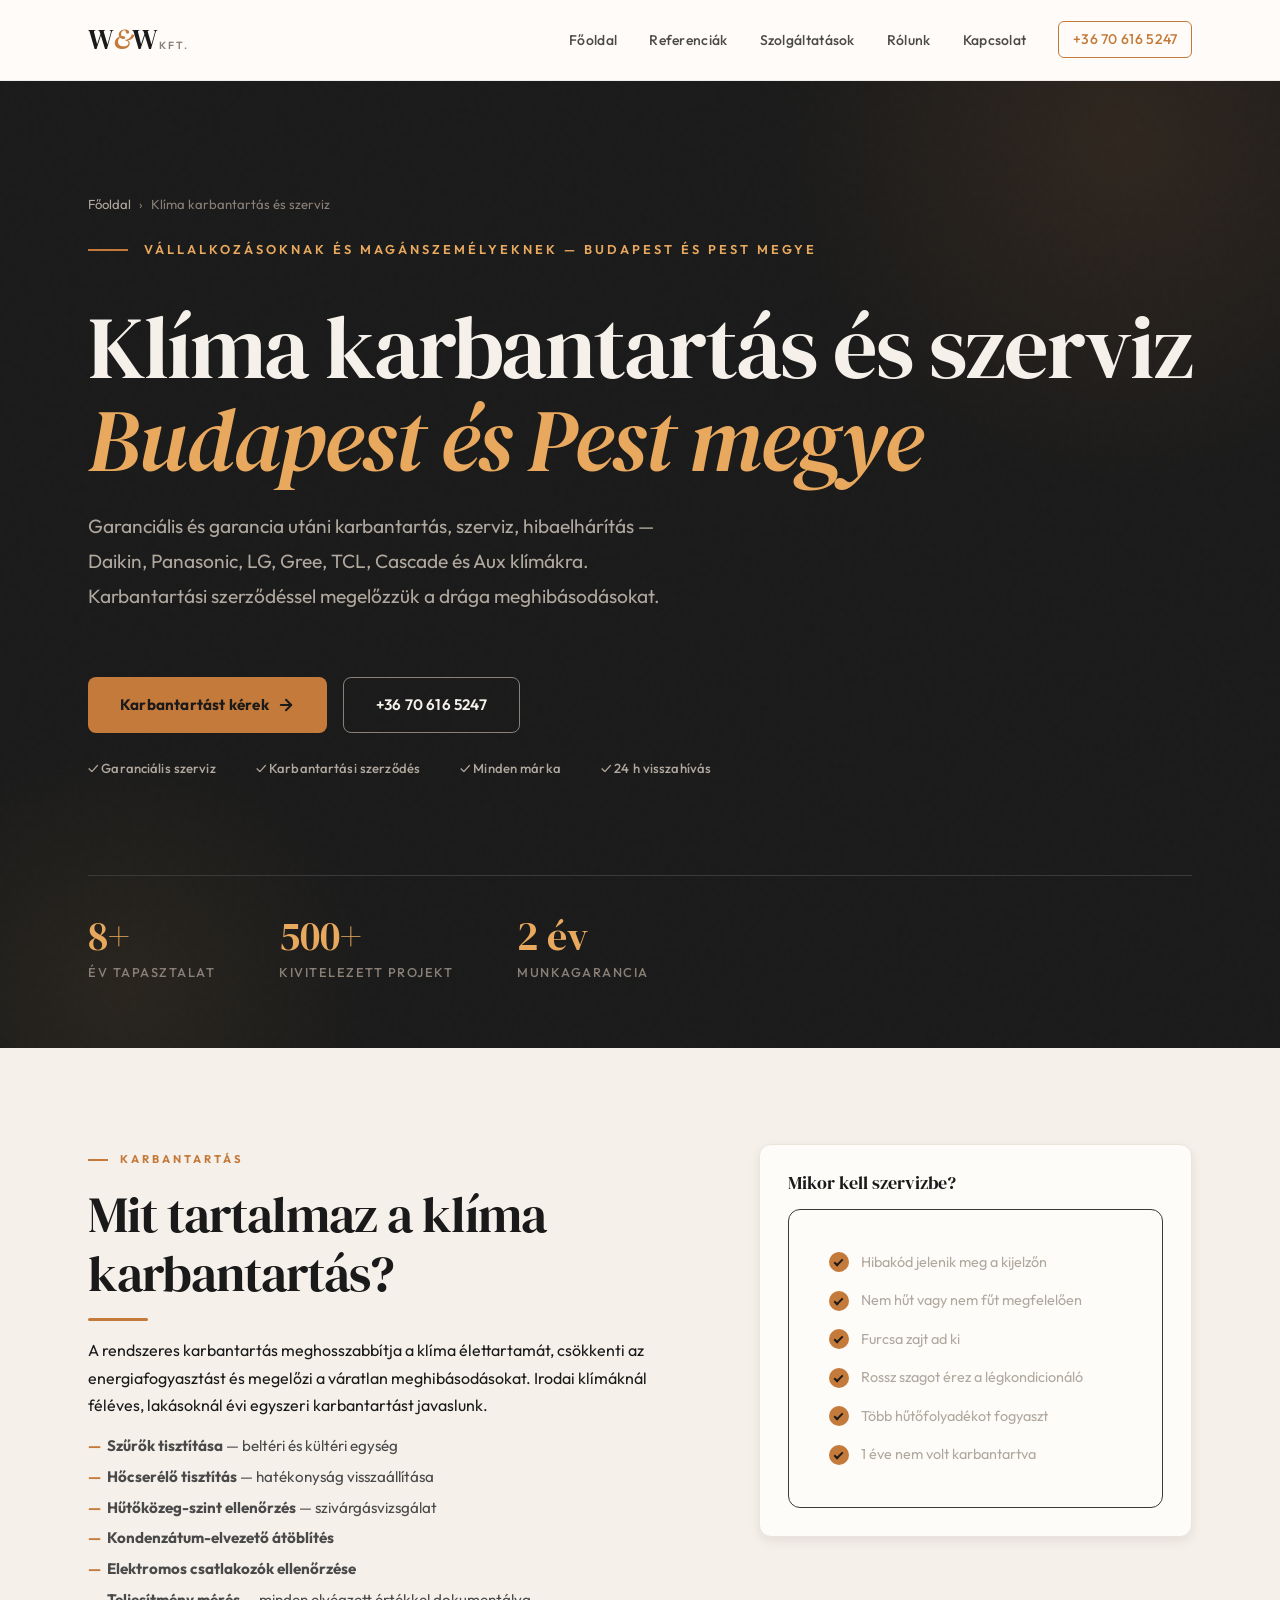
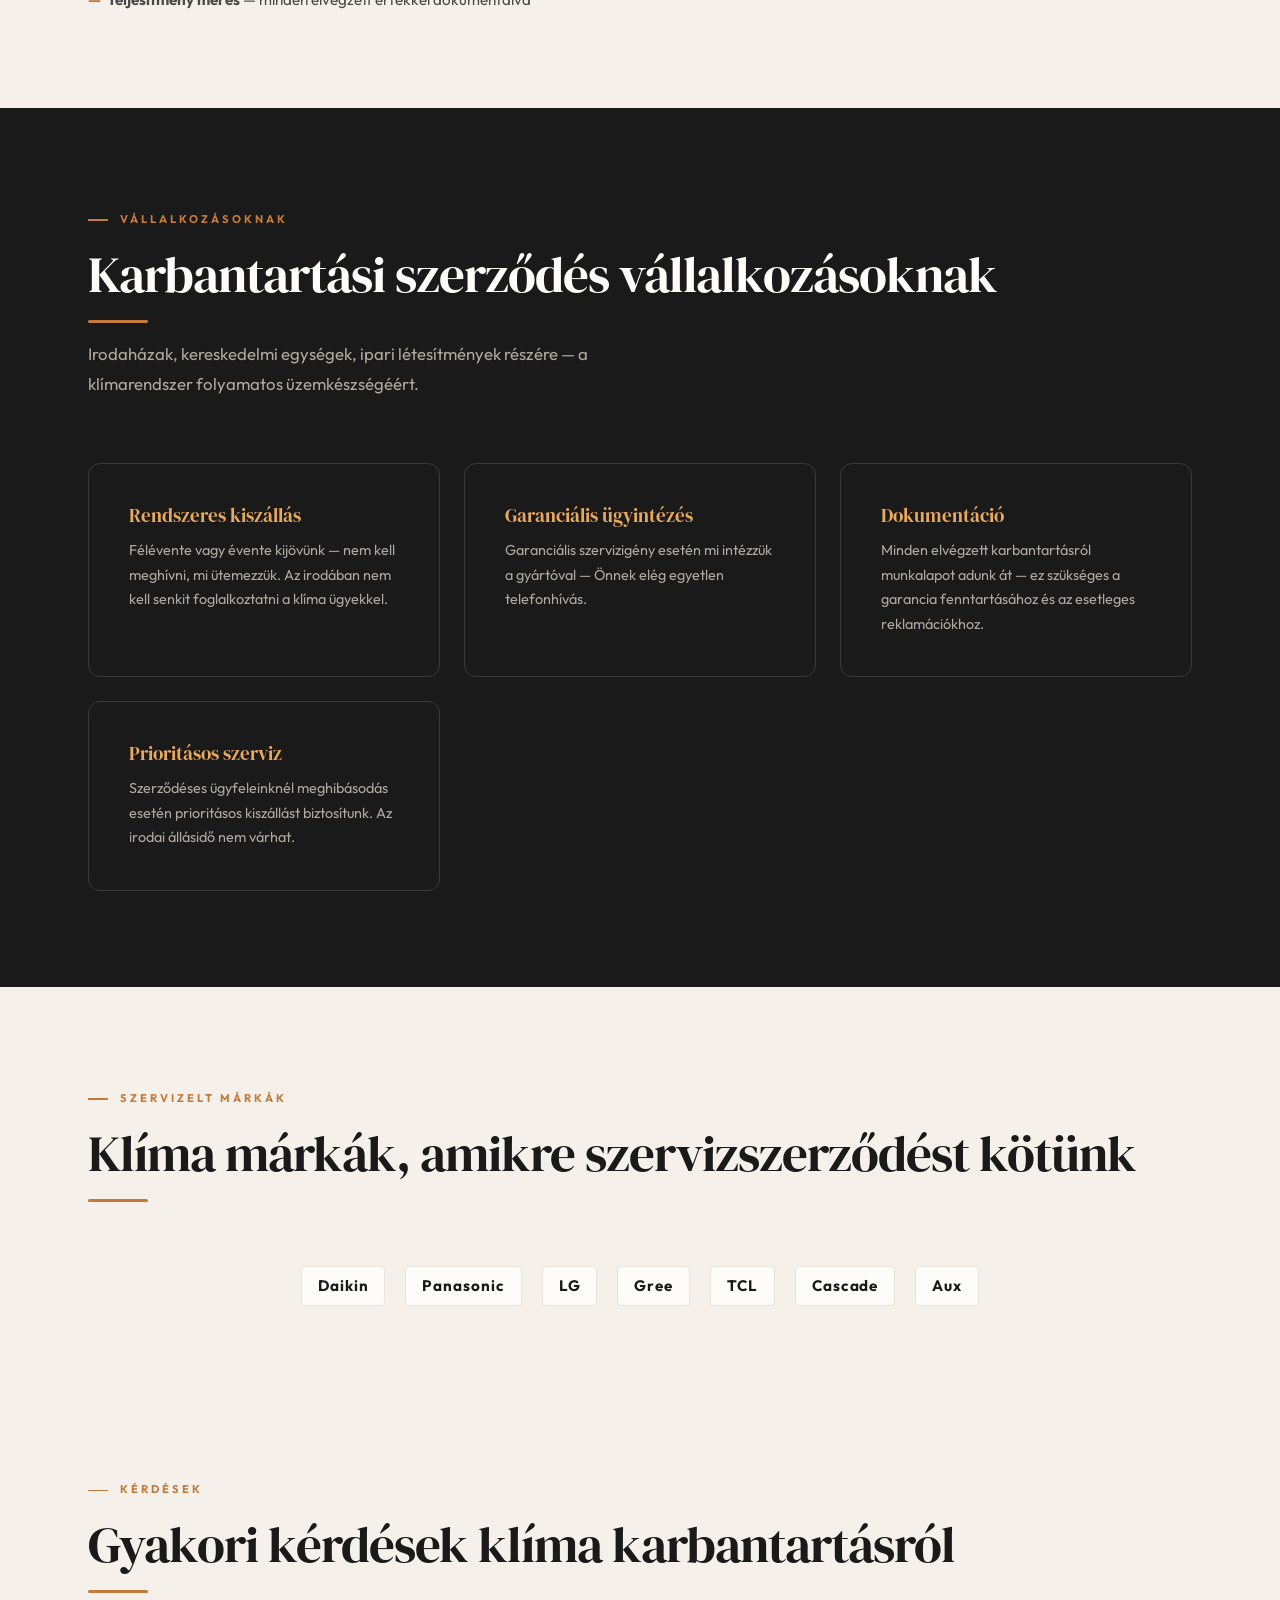
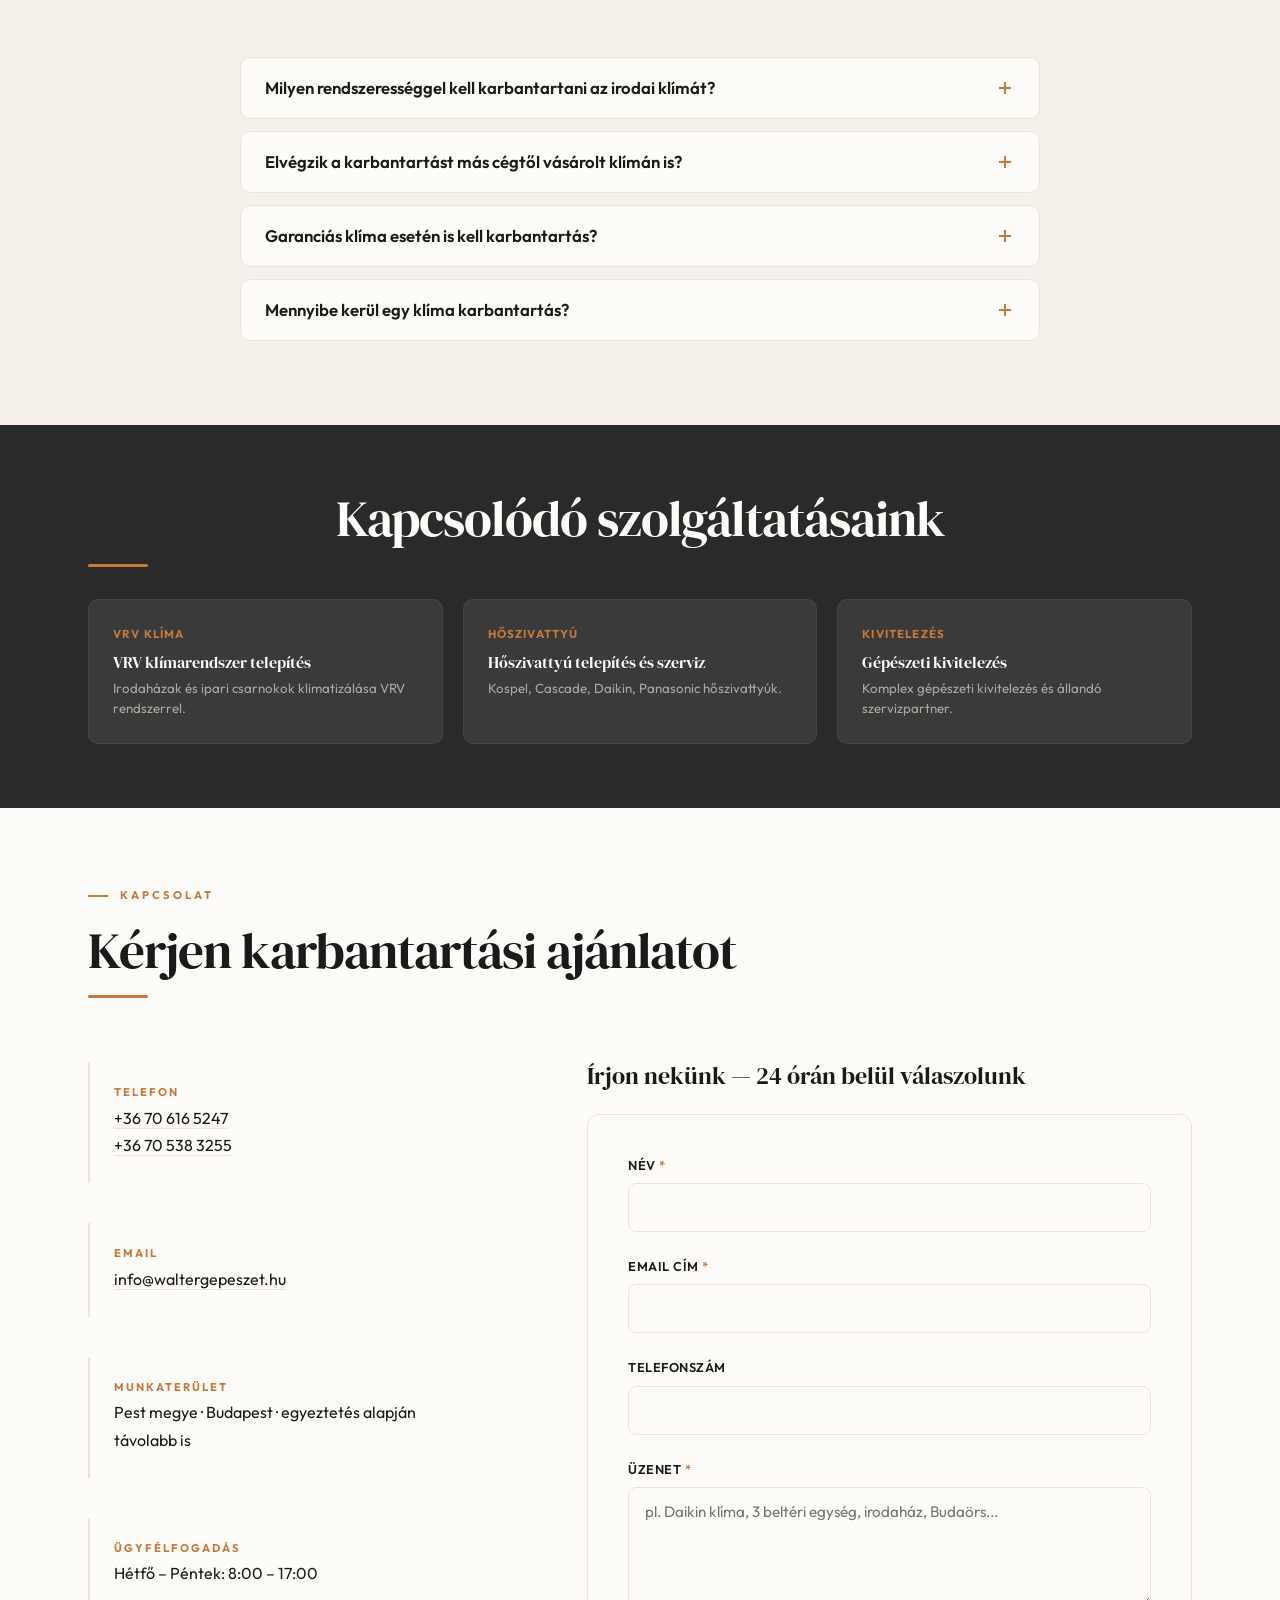
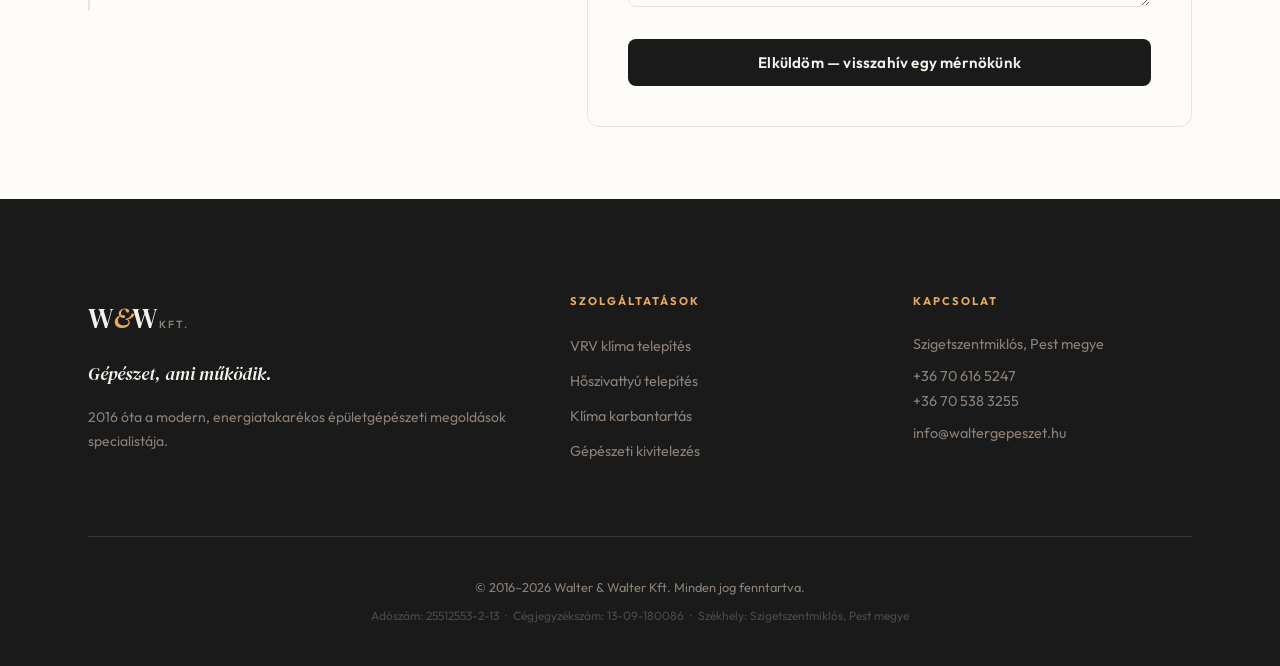
<file: klima-karbantartas/index.html>
<!DOCTYPE html>
<html lang="hu">
<head>
    <meta charset="UTF-8">
    <meta name="viewport" content="width=device-width, initial-scale=1.0">
    <title>Klíma Karbantartás és Szerviz Budapest | Garanciális Szerviz | Walter & Walter Kft.</title>

    <!-- Google tag (gtag.js) -->
    <script async src="https://www.googletagmanager.com/gtag/js?id=G-Z4YMLFXDXQ"></script>
    <script>
      window.dataLayer = window.dataLayer || [];
      function gtag(){dataLayer.push(arguments);}
      gtag('js', new Date());
      gtag('config', 'G-Z4YMLFXDXQ');
    </script>
    <meta name="description" content="Klíma karbantartás és szerviz Budapest és Pest megye — Daikin, Panasonic, LG, Gree, TCL, Cascade, Aux. Garanciális szerviz, éves karbantartási szerződés vállalkozásoknak és magánszemélyeknek. ☎ +36 70 616 5247">
    <meta name="robots" content="index, follow">
    <link rel="canonical" href="https://waltergepeszet.hu/klima-karbantartas/">
    <link rel="icon" type="image/svg+xml" href="../favicon2.svg">
    <link rel="icon" type="image/png" href="../favicon.png">

    <meta property="og:title" content="Klíma Karbantartás Budapest | Walter & Walter Kft.">
    <meta property="og:description" content="Klíma karbantartás és szerviz Budapest és Pest megye. Daikin, Panasonic, LG, Gree, TCL, Cascade, Aux. Garanciális szerviz, karbantartási szerződés.">
    <meta property="og:type" content="website">
    <meta property="og:url" content="https://waltergepeszet.hu/klima-karbantartas/">
    <meta property="og:locale" content="hu_HU">

    <script type="application/ld+json">
    {
        "@context": "https://schema.org",
        "@type": "Service",
        "name": "Klíma karbantartás és szerviz",
        "provider": {
            "@type": "LocalBusiness",
            "name": "Walter & Walter Kft.",
            "telephone": "+36706165247",
            "address": {
                "@type": "PostalAddress",
                "addressLocality": "Szigetszentmiklós",
                "addressRegion": "Pest megye",
                "addressCountry": "HU"
            }
        },
        "areaServed": ["Budapest", "Pest megye"],
        "description": "Klíma karbantartás, garanciális szerviz és karbantartási szerződés — Daikin, Panasonic, LG, Gree, TCL, Cascade, Aux márkákra.",
        "brand": ["Daikin", "Panasonic", "LG", "Gree", "TCL", "Cascade", "Aux"]
    }
    </script>
    <script type="application/ld+json">
    {
        "@context": "https://schema.org",
        "@type": "BreadcrumbList",
        "itemListElement": [
            {"@type": "ListItem", "position": 1, "name": "Főoldal", "item": "https://waltergepeszet.hu/"},
            {"@type": "ListItem", "position": 2, "name": "Klíma karbantartás", "item": "https://waltergepeszet.hu/klima-karbantartas/"}
        ]
    }
    </script>

    <link rel="stylesheet" href="../styles.css">
</head>
<body>
    <nav class="navbar" aria-label="Fő navigáció">
        <div class="container">
            <a href="/" class="logo" aria-label="Walter & Walter Kft. - Főoldal">
                <div class="logo-mark">W<span>&</span>W</div>
                <div class="logo-sub">Kft.</div>
            </a>
            <ul class="nav-menu" role="menubar">
                <li role="none"><a href="/" role="menuitem">Főoldal</a></li>
                <li role="none"><a href="/#referenciank" role="menuitem">Referenciák</a></li>
                <li role="none"><a href="/#reszletes-szolgaltatasok" role="menuitem">Szolgáltatások</a></li>
                <li role="none"><a href="/#rolunk" role="menuitem">Rólunk</a></li>
                <li role="none"><a href="#kapcsolat" role="menuitem">Kapcsolat</a></li>
                <li role="none"><a href="tel:+36706165247" class="nav-phone" role="menuitem">+36 70 616 5247</a></li>
            </ul>
            <button class="hamburger" aria-label="Menü megnyitása" aria-expanded="false">
                <span></span><span></span><span></span>
            </button>
        </div>
    </nav>

    <main>
        <section class="hero hero--sub" aria-label="Klíma karbantartás">
            <div class="hero-grain"></div>
            <div class="hero-content">
                <nav class="breadcrumb" aria-label="Navigációs útvonal">
                    <a href="/">Főoldal</a>
                    <span aria-hidden="true">›</span>
                    <span aria-current="page">Klíma karbantartás és szerviz</span>
                </nav>
                <div class="hero-eyebrow">
                    <div class="eyebrow-line"></div>
                    <span>Vállalkozásoknak és magánszemélyeknek — Budapest és Pest megye</span>
                </div>
                <h1 class="hero-title">
                    <span class="title-main">Klíma karbantartás és szerviz</span>
                    <span class="title-accent">Budapest és Pest megye</span>
                </h1>
                <p class="hero-lead">Garanciális és garancia utáni karbantartás, szerviz, hibaelhárítás — Daikin, Panasonic, LG, Gree, TCL, Cascade és Aux klímákra. Karbantartási szerződéssel megelőzzük a drága meghibásodásokat.</p>
                <div class="hero-actions">
                    <a href="javascript:void(0)" onclick="openQuoteModal()" class="btn btn-primary">
                        Karbantartást kérek
                        <svg width="18" height="18" viewBox="0 0 24 24" fill="none" stroke="currentColor" stroke-width="2.5" stroke-linecap="round" stroke-linejoin="round" aria-hidden="true"><line x1="5" y1="12" x2="19" y2="12"/><polyline points="12 5 19 12 12 19"/></svg>
                    </a>
                    <a href="tel:+36706165247" class="btn btn-ghost">+36 70 616 5247</a>
                </div>
                <div class="hero-trust-bar">
                    <span>✓ Garanciális szerviz</span>
                    <span>✓ Karbantartási szerződés</span>
                    <span>✓ Minden márka</span>
                    <span>✓ 24 h visszahívás</span>
                </div>
                <div class="hero-metrics" aria-label="Statisztikák">
                    <div class="metric">
                        <span class="metric-val">8+</span>
                        <span class="metric-label">év tapasztalat</span>
                    </div>
                    <div class="metric">
                        <span class="metric-val">500+</span>
                        <span class="metric-label">kivitelezett projekt</span>
                    </div>
                    <div class="metric">
                        <span class="metric-val">2 év</span>
                        <span class="metric-label">munkagarancia</span>
                    </div>
                </div>
            </div>
        </section>

        <!-- Mit tartalmaz -->
        <section class="content-section bg-cream">
            <div class="container">
                <div class="content-two-col">
                    <div class="content-text">
                        <span class="section-tag">Karbantartás</span>
                        <h2 class="section-title section-title--left">Mit tartalmaz a klíma karbantartás?</h2>
                        <p>A rendszeres karbantartás meghosszabbítja a klíma élettartamát, csökkenti az energiafogyasztást és megelőzi a váratlan meghibásodásokat. Irodai klímáknál féléves, lakásoknál évi egyszeri karbantartást javaslunk.</p>
                        <ul class="feature-list">
                            <li><strong>Szűrők tisztítása</strong> — beltéri és kültéri egység</li>
                            <li><strong>Hőcserélő tisztítás</strong> — hatékonyság visszaállítása</li>
                            <li><strong>Hűtőközeg-szint ellenőrzés</strong> — szivárgásvizsgálat</li>
                            <li><strong>Kondenzátum-elvezető átöblítés</strong></li>
                            <li><strong>Elektromos csatlakozók ellenőrzése</strong></li>
                            <li><strong>Teljesítmény mérés</strong> — minden elvégzett értékkel dokumentálva</li>
                        </ul>
                    </div>
                    <div class="content-aside">
                        <div class="info-card">
                            <h3>Mikor kell szervizbe?</h3>
                            <ul class="check-list">
                                <li><span class="check-icon"></span>Hibakód jelenik meg a kijelzőn</li>
                                <li><span class="check-icon"></span>Nem hűt vagy nem fűt megfelelően</li>
                                <li><span class="check-icon"></span>Furcsa zajt ad ki</li>
                                <li><span class="check-icon"></span>Rossz szagot érez a légkondicionáló</li>
                                <li><span class="check-icon"></span>Több hűtőfolyadékot fogyaszt</li>
                                <li><span class="check-icon"></span>1 éve nem volt karbantartva</li>
                            </ul>
                        </div>
                    </div>
                </div>
            </div>
        </section>

        <!-- Szerződés -->
        <section class="content-section bg-charcoal">
            <div class="container">
                <header class="section-header">
                    <span class="section-tag">Vállalkozásoknak</span>
                    <h2 class="section-title" style="color:var(--white)">Karbantartási szerződés vállalkozásoknak</h2>
                    <p class="section-desc" style="color:var(--warm-gray-light)">Irodaházak, kereskedelmi egységek, ipari létesítmények részére — a klímarendszer folyamatos üzemkészségéért.</p>
                </header>
                <div class="why-grid">
                    <article class="why-card">
                        <h3>Rendszeres kiszállás</h3>
                        <p>Félévente vagy évente kijövünk — nem kell meghívni, mi ütemezzük. Az irodában nem kell senkit foglalkoztatni a klíma ügyekkel.</p>
                    </article>
                    <article class="why-card">
                        <h3>Garanciális ügyintézés</h3>
                        <p>Garanciális szervizigény esetén mi intézzük a gyártóval — Önnek elég egyetlen telefonhívás.</p>
                    </article>
                    <article class="why-card">
                        <h3>Dokumentáció</h3>
                        <p>Minden elvégzett karbantartásról munkalapot adunk át — ez szükséges a garancia fenntartásához és az esetleges reklamációkhoz.</p>
                    </article>
                    <article class="why-card">
                        <h3>Prioritásos szerviz</h3>
                        <p>Szerződéses ügyfeleinknél meghibásodás esetén prioritásos kiszállást biztosítunk. Az irodai állásidő nem várhat.</p>
                    </article>
                </div>
            </div>
        </section>

        <!-- Márkák -->
        <section class="content-section bg-cream">
            <div class="container">
                <header class="section-header">
                    <span class="section-tag">Szervizelt márkák</span>
                    <h2 class="section-title">Klíma márkák, amikre szervizszerződést kötünk</h2>
                </header>
                <div class="brands-grid brands-grid--light">
                    <span class="brand-item brand-item--light">Daikin</span>
                    <span class="brand-item brand-item--light">Panasonic</span>
                    <span class="brand-item brand-item--light">LG</span>
                    <span class="brand-item brand-item--light">Gree</span>
                    <span class="brand-item brand-item--light">TCL</span>
                    <span class="brand-item brand-item--light">Cascade</span>
                    <span class="brand-item brand-item--light">Aux</span>
                </div>
            </div>
        </section>

        <!-- FAQ -->
        <section class="faq bg-cream">
            <div class="container">
                <header class="section-header">
                    <span class="section-tag">Kérdések</span>
                    <h2 class="section-title">Gyakori kérdések klíma karbantartásról</h2>
                </header>
                <div class="faq-container">
                    <details class="faq-item">
                        <summary class="faq-question"><h3>Milyen rendszerességgel kell karbantartani az irodai klímát?</h3><span class="faq-chevron"></span></summary>
                        <div class="faq-answer"><p>Irodai és kereskedelmi használatnál félévente ajánlott karbantartás az üzembiztosság fenntartásához. Intenzívebb használatnál (pl. szerver szoba, étterem) akár negyedévente is indokolt. Lakásoknál általában évi egyszeri elegendő.</p></div>
                    </details>
                    <details class="faq-item">
                        <summary class="faq-question"><h3>Elvégzik a karbantartást más cégtől vásárolt klímán is?</h3><span class="faq-chevron"></span></summary>
                        <div class="faq-answer"><p>Igen, bármely márkájú és bármely cégtől telepített klímán végzünk karbantartást és szervizt — Daikin, Panasonic, LG, Gree, TCL, Cascade, Aux készülékekre egyaránt.</p></div>
                    </details>
                    <details class="faq-item">
                        <summary class="faq-question"><h3>Garanciás klíma esetén is kell karbantartás?</h3><span class="faq-chevron"></span></summary>
                        <div class="faq-answer"><p>Igen, és fontos is. A legtöbb gyártó a garancia feltételeként írja elő az éves karbantartást. Ha nincs elvégezve, garanciális meghibásodás esetén a gyártó megtagadhatja a szervizteljesítést. Erről munkalapot adunk minden karbantartásnál.</p></div>
                    </details>
                    <details class="faq-item">
                        <summary class="faq-question"><h3>Mennyibe kerül egy klíma karbantartás?</h3><span class="faq-chevron"></span></summary>
                        <div class="faq-answer"><p>Az ár egységenként és elvégzendő munkánként változik. Karbantartási szerződésnél kedvezőbb díjat alkalmazunk, mint egyszeri kiszállásnál. Kérjen ajánlatot — 24 órán belül tételes árat adunk.</p></div>
                    </details>
                </div>
            </div>
        </section>

        <!-- Kapcsolódó -->
        <section class="content-section bg-charcoal-mid related-services">
            <div class="container">
                <h2 class="section-title" style="color:var(--white); text-align:center; margin-bottom:2rem">Kapcsolódó szolgáltatásaink</h2>
                <div class="related-grid">
                    <a href="/vrv-klima-telepites/" class="related-card">
                        <span class="related-tag">VRV klíma</span>
                        <h3>VRV klímarendszer telepítés</h3>
                        <p>Irodaházak és ipari csarnokok klimatizálása VRV rendszerrel.</p>
                    </a>
                    <a href="/hoszivattyu-telepites/" class="related-card">
                        <span class="related-tag">Hőszivattyú</span>
                        <h3>Hőszivattyú telepítés és szerviz</h3>
                        <p>Kospel, Cascade, Daikin, Panasonic hőszivattyúk.</p>
                    </a>
                    <a href="/gepeszeti-kivitelezes/" class="related-card">
                        <span class="related-tag">Kivitelezés</span>
                        <h3>Gépészeti kivitelezés</h3>
                        <p>Komplex gépészeti kivitelezés és állandó szervizpartner.</p>
                    </a>
                </div>
            </div>
        </section>

        <!-- Kapcsolat -->
        <section id="kapcsolat" class="contact">
            <div class="container">
                <header class="section-header">
                    <span class="section-tag">Kapcsolat</span>
                    <h2 class="section-title">Kérjen karbantartási ajánlatot</h2>
                </header>
                <div class="contact-layout">
                    <div class="contact-info">
                        <address>
                            <div class="contact-block">
                                <h3>Telefon</h3>
                                <p><a href="tel:+36706165247">+36 70 616 5247</a><br><a href="tel:+36705383255">+36 70 538 3255</a></p>
                            </div>
                            <div class="contact-block">
                                <h3>Email</h3>
                                <p><a href="mailto:info@waltergepeszet.hu">info@waltergepeszet.hu</a></p>
                            </div>
                            <div class="contact-block">
                                <h3>Munkaterület</h3>
                                <p>Pest megye · Budapest · egyeztetés alapján távolabb is</p>
                            </div>
                            <div class="contact-block">
                                <h3>Ügyfélfogadás</h3>
                                <p>Hétfő – Péntek: 8:00 – 17:00</p>
                            </div>
                        </address>
                    </div>
                    <div class="contact-form-wrap">
                        <h3>Írjon nekünk — 24 órán belül válaszolunk</h3>
                        <form id="contactForm" class="contact-form" novalidate>
                            <input type="hidden" name="form_type" value="contact">
                            <input type="hidden" name="page" value="klima-karbantartas">
                            <div class="form-group">
                                <label for="name">Név <abbr title="kötelező">*</abbr></label>
                                <input type="text" id="name" name="name" required autocomplete="name">
                            </div>
                            <div class="form-group">
                                <label for="email">Email cím <abbr title="kötelező">*</abbr></label>
                                <input type="email" id="email" name="email" required autocomplete="email">
                            </div>
                            <div class="form-group">
                                <label for="phone">Telefonszám</label>
                                <input type="tel" id="phone" name="phone" autocomplete="tel">
                            </div>
                            <div class="form-group">
                                <label for="message">Üzenet <abbr title="kötelező">*</abbr></label>
                                <textarea id="message" name="message" rows="4" required placeholder="pl. Daikin klíma, 3 beltéri egység, irodaház, Budaörs..."></textarea>
                            </div>
                            <button type="submit" class="btn btn-primary btn-full">Elküldöm — visszahív egy mérnökünk</button>
                            <div id="formMessage" class="form-message" role="alert"></div>
                        </form>
                    </div>
                </div>
            </div>
        </section>
    </main>

    <div id="quoteModal" class="modal" role="dialog" aria-modal="true" aria-label="Árajánlatkérés">
        <div class="modal-content modal-sm">
            <button class="close-modal" onclick="closeQuoteModal()" aria-label="Bezárás">&times;</button>
            <h2>Karbantartást kérek</h2>
            <p class="modal-subtitle">Adja meg elérhetőségét — 24 órán belül visszahívja egy mérnökünk.</p>
            <form id="quoteForm" class="quote-form" novalidate>
                <input type="hidden" name="form_type" value="quote">
                <input type="hidden" name="service" value="klima-karbantartas">
                <div class="form-group">
                    <label for="quoteName">Neve <abbr title="kötelező">*</abbr></label>
                    <input type="text" id="quoteName" name="name" required autocomplete="name" placeholder="pl. Kovács János">
                </div>
                <div class="form-group">
                    <label for="quotePhone">Telefonszám <abbr title="kötelező">*</abbr></label>
                    <input type="tel" id="quotePhone" name="phone" required autocomplete="tel" placeholder="+36 70 ...">
                </div>
                <div class="form-group">
                    <label for="quoteNote">Megjegyzés</label>
                    <textarea id="quoteNote" name="note" rows="3" placeholder="pl. Daikin klíma, 3 egység, iroda, Budaörs..."></textarea>
                </div>
                <div class="form-actions">
                    <button type="button" class="btn btn-ghost" onclick="closeQuoteModal()">Mégse</button>
                    <button type="submit" class="btn btn-primary">Visszahív egy mérnökünk</button>
                </div>
                <div id="quoteFormMessage" class="form-message" role="alert"></div>
            </form>
        </div>
    </div>

    <footer class="footer" role="contentinfo">
        <div class="container">
            <div class="footer-grid">
                <div class="footer-brand">
                    <div class="footer-logo">
                        <div class="logo-mark logo-mark--light">W<span>&</span>W</div>
                        <div class="logo-sub logo-sub--light">Kft.</div>
                    </div>
                    <p class="footer-tagline">Gépészet, ami működik.</p>
                    <p class="footer-about">2016 óta a modern, energiatakarékos épületgépészeti megoldások specialistája.</p>
                </div>
                <div class="footer-links">
                    <h4>Szolgáltatások</h4>
                    <nav aria-label="Szolgáltatások navigáció">
                        <ul>
                            <li><a href="/vrv-klima-telepites/">VRV klíma telepítés</a></li>
                            <li><a href="/hoszivattyu-telepites/">Hőszivattyú telepítés</a></li>
                            <li><a href="/klima-karbantartas/">Klíma karbantartás</a></li>
                            <li><a href="/gepeszeti-kivitelezes/">Gépészeti kivitelezés</a></li>
                        </ul>
                    </nav>
                </div>
                <div class="footer-contact">
                    <h4>Kapcsolat</h4>
                    <address>
                        <p>Szigetszentmiklós, Pest megye</p>
                        <p><a href="tel:+36706165247">+36 70 616 5247</a><br><a href="tel:+36705383255">+36 70 538 3255</a></p>
                        <p><a href="mailto:info@waltergepeszet.hu">info@waltergepeszet.hu</a></p>
                    </address>
                </div>
            </div>
            <div class="footer-bottom">
                <p>&copy; 2016–2026 Walter & Walter Kft. Minden jog fenntartva.</p>
                <p class="footer-legal">Adószám: 25512553-2-13 &nbsp;·&nbsp; Cégjegyzékszám: 13-09-180086 &nbsp;·&nbsp; Székhely: Szigetszentmiklós, Pest megye</p>
            </div>
        </div>
    </footer>

    <a href="tel:+36706165247" class="float-call" aria-label="Hívjon minket">
        <svg width="24" height="24" viewBox="0 0 24 24" fill="none" stroke="currentColor" stroke-width="2" stroke-linecap="round" stroke-linejoin="round" aria-hidden="true"><path d="M22 16.92v3a2 2 0 0 1-2.18 2 19.79 19.79 0 0 1-8.63-3.07A19.5 19.5 0 0 1 4.69 12 19.79 19.79 0 0 1 1.68 3.37 2 2 0 0 1 3.66 1h3a2 2 0 0 1 2 1.72c.127.96.361 1.903.7 2.81a2 2 0 0 1-.45 2.11L7.91 8.64a16 16 0 0 0 6 6l1-1a2 2 0 0 1 2.11-.45c.907.339 1.85.573 2.81.7A2 2 0 0 1 22 16.92z"/></svg>
        <span>Hívjon most</span>
    </a>

    <script>var SEND_EMAIL_URL = '../send-email.php';</script>
    <script src="../script.js"></script>
</body>
</html>
</file>
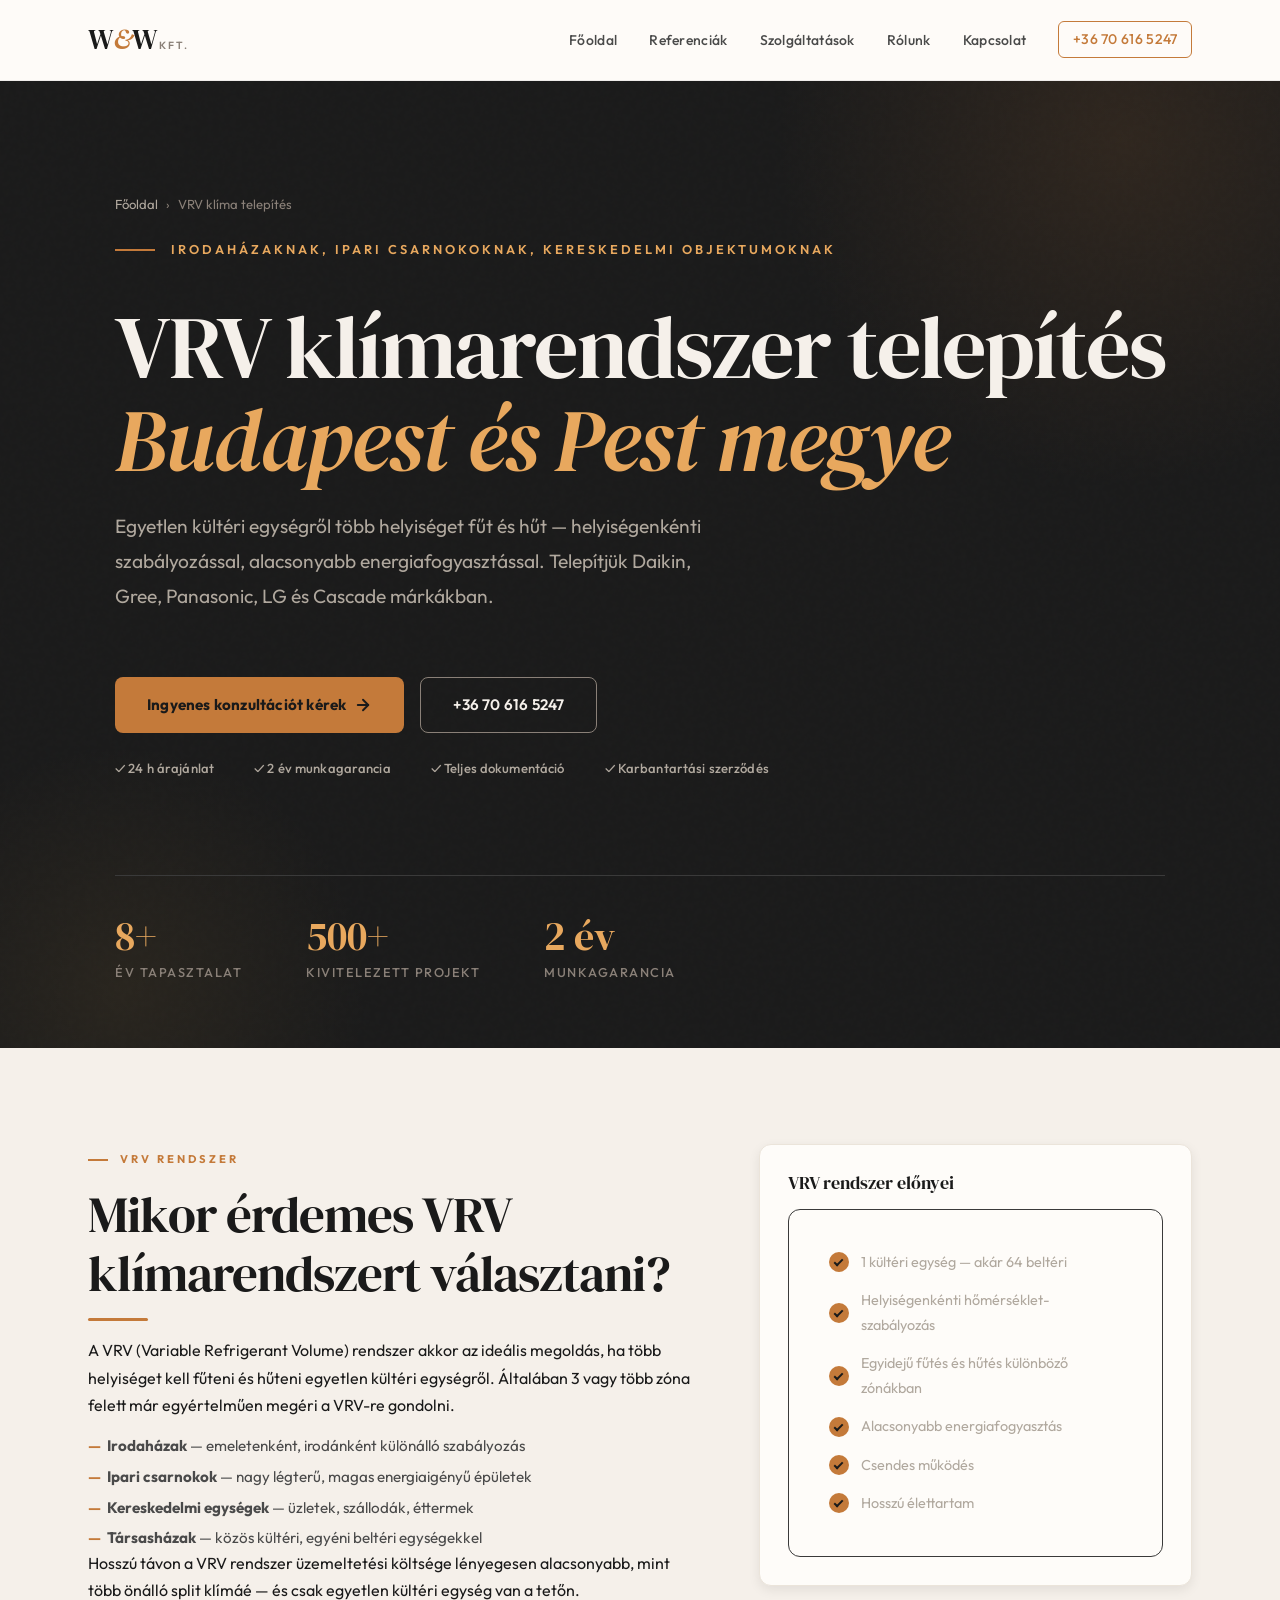
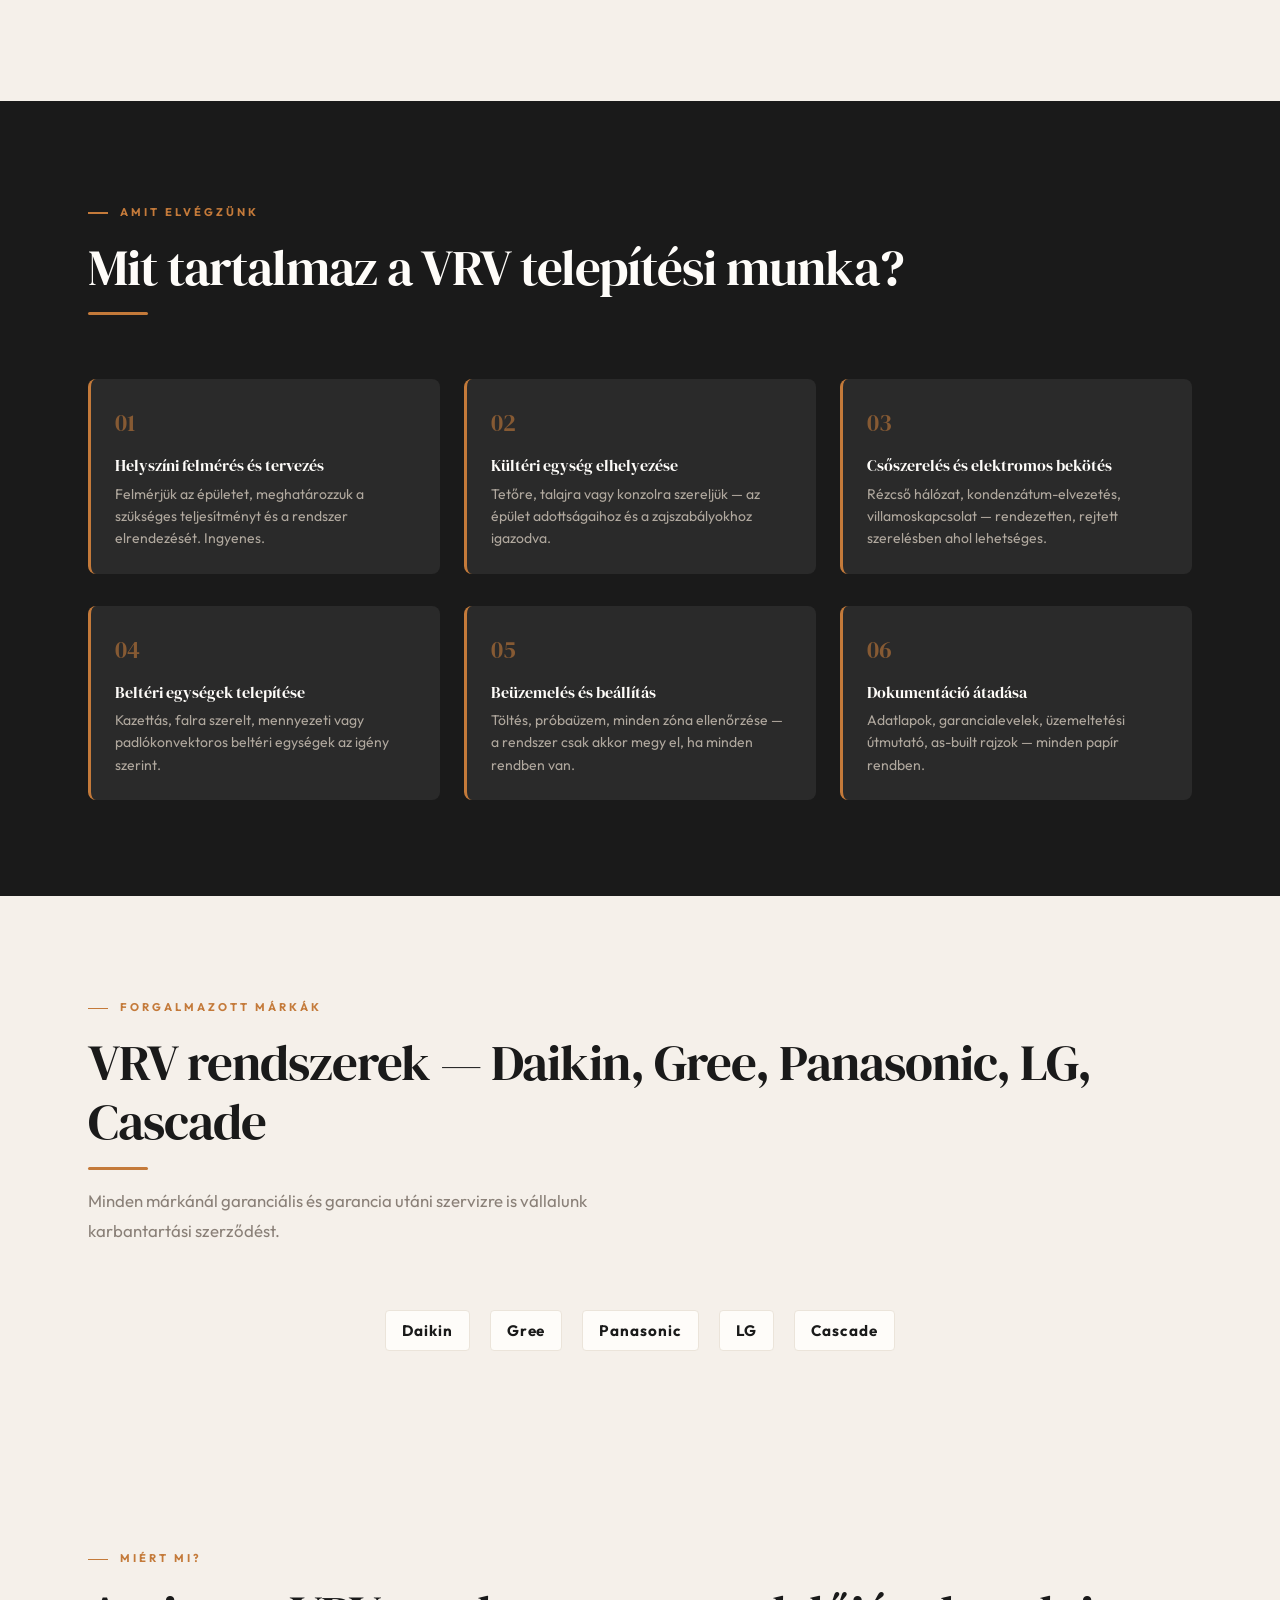
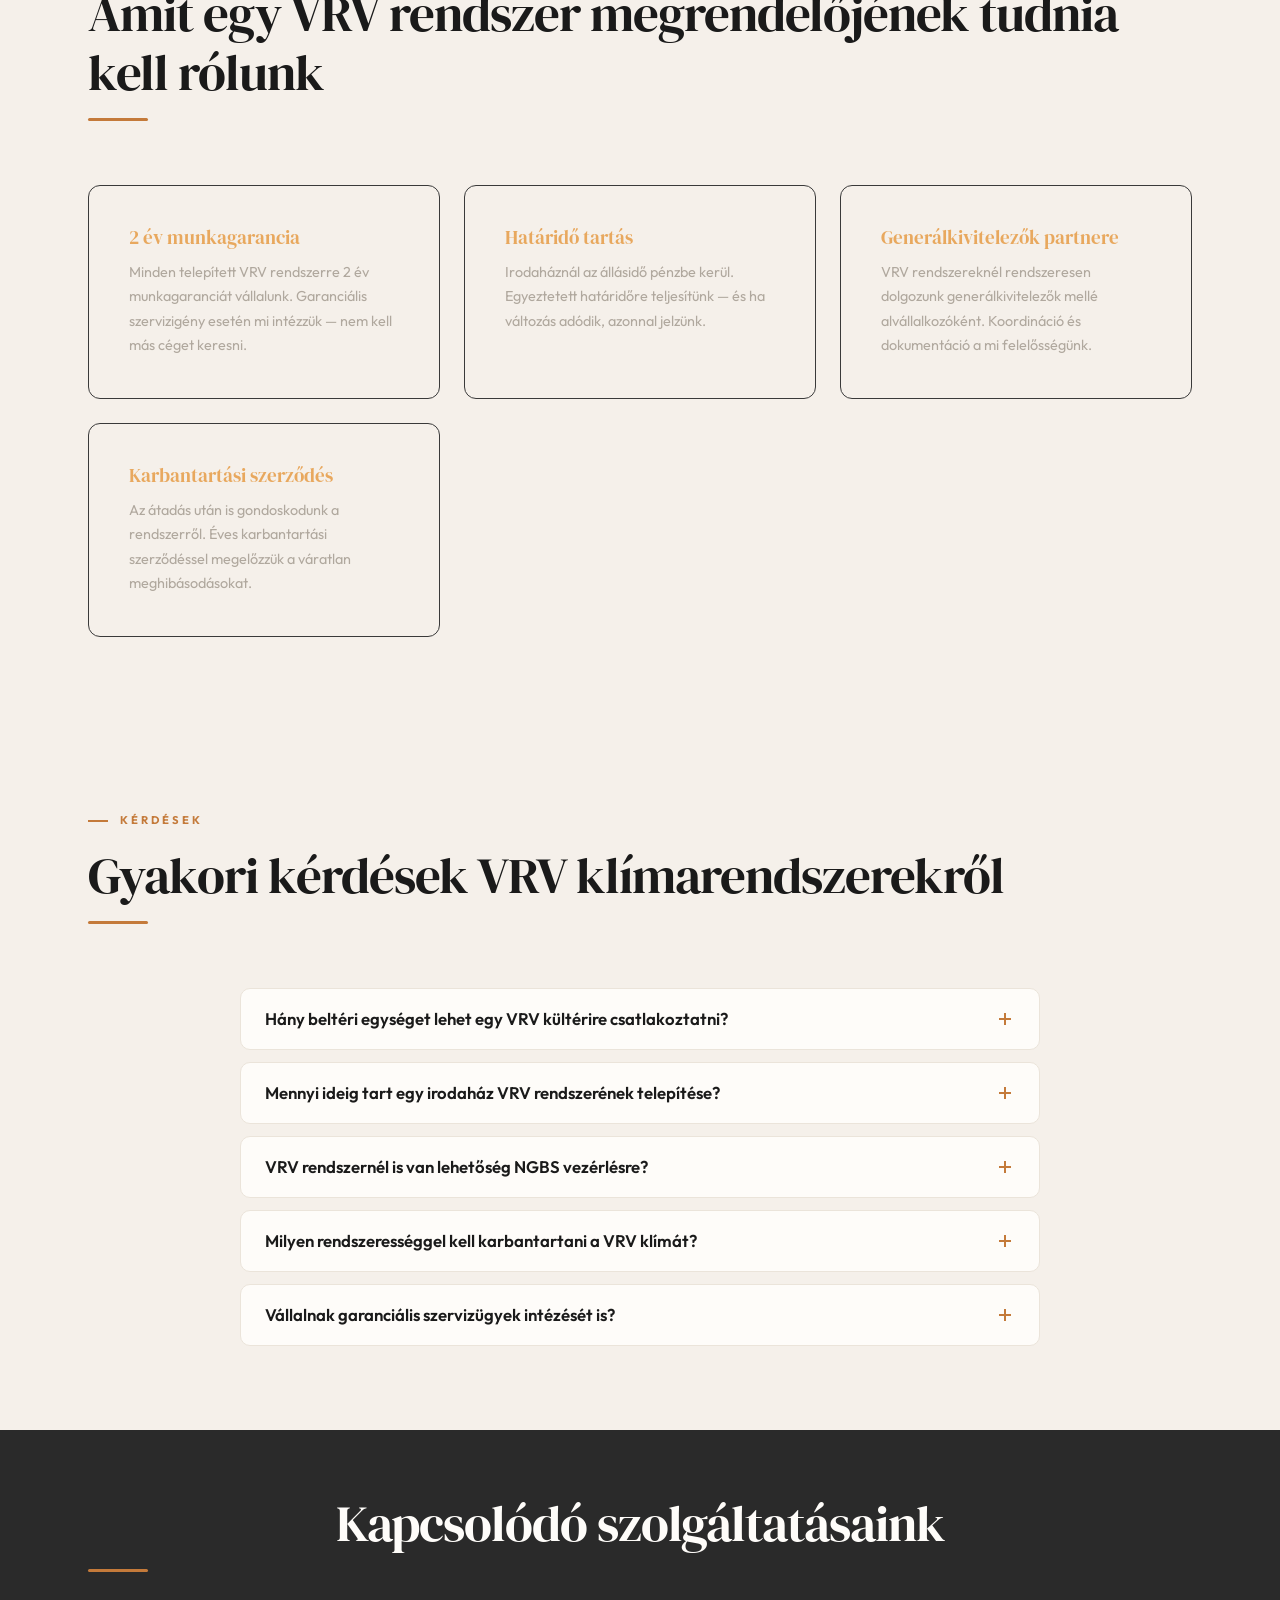
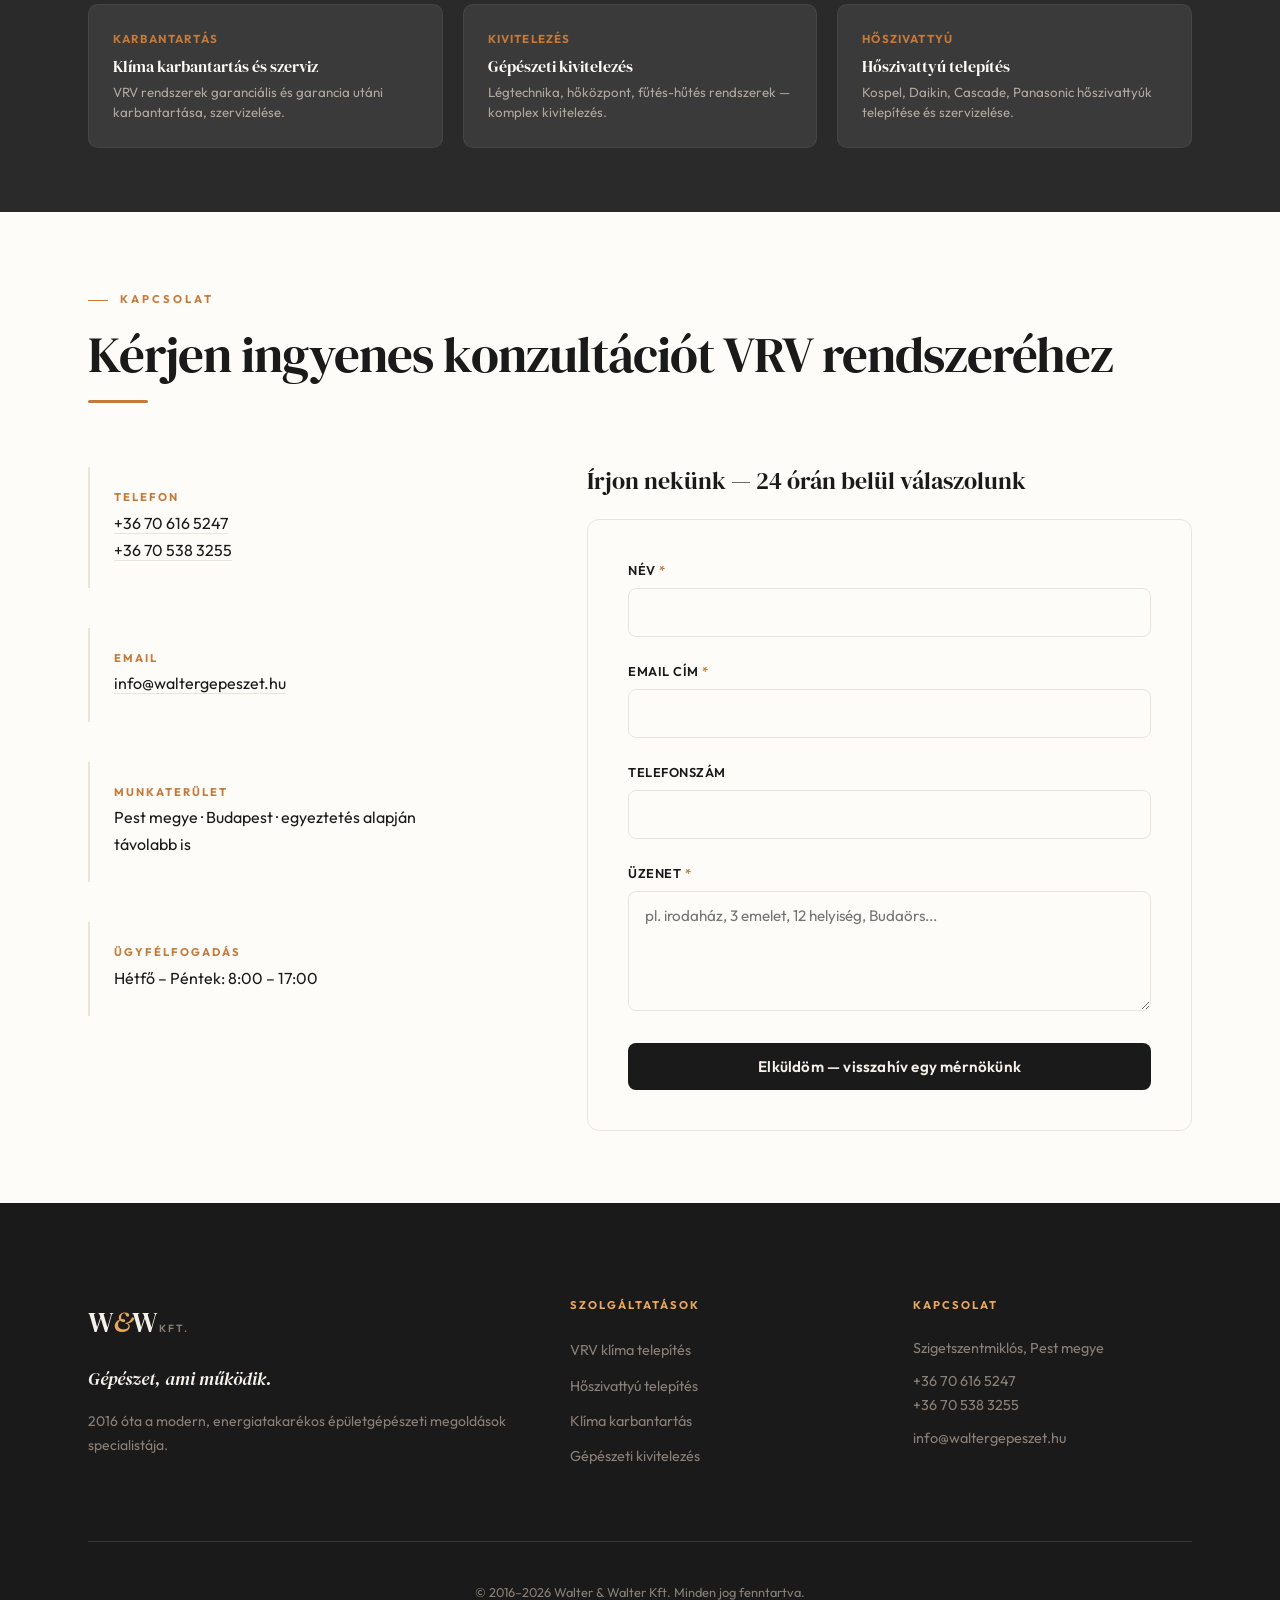
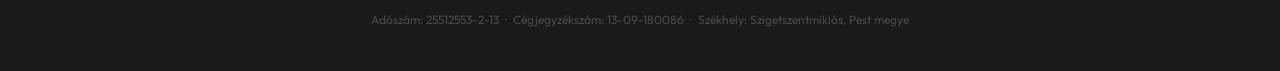
<file: vrv-klima-telepites/index.html>
<!DOCTYPE html>
<html lang="hu">
<head>
    <meta charset="UTF-8">
    <meta name="viewport" content="width=device-width, initial-scale=1.0">
    <title>VRV Klíma Telepítés Budapest | Daikin, Gree, Panasonic | Walter & Walter Kft.</title>

    <!-- Google tag (gtag.js) -->
    <script async src="https://www.googletagmanager.com/gtag/js?id=G-Z4YMLFXDXQ"></script>
    <script>
      window.dataLayer = window.dataLayer || [];
      function gtag(){dataLayer.push(arguments);}
      gtag('js', new Date());
      gtag('config', 'G-Z4YMLFXDXQ');
    </script>
    <meta name="description" content="VRV klímarendszer telepítés irodaházaknak, ipari csarnokoknak — Budapest és Pest megye. Daikin, Gree, Panasonic, LG, Cascade. Helyiségenkénti szabályozás, 24 h árajánlat, 2 év garancia. ☎ +36 70 616 5247">
    <meta name="robots" content="index, follow">
    <link rel="canonical" href="https://waltergepeszet.hu/vrv-klima-telepites/">
    <link rel="icon" type="image/svg+xml" href="../favicon2.svg">
    <link rel="icon" type="image/png" href="../favicon.png">

    <!-- Open Graph -->
    <meta property="og:title" content="VRV Klíma Telepítés Budapest | Walter & Walter Kft.">
    <meta property="og:description" content="VRV klímarendszer telepítés irodaházaknak és ipari csarnokoknak Budapest és Pest megye területén. Daikin, Gree, Panasonic, LG. 24 h árajánlat.">
    <meta property="og:type" content="website">
    <meta property="og:url" content="https://waltergepeszet.hu/vrv-klima-telepites/">
    <meta property="og:locale" content="hu_HU">

    <!-- JSON-LD -->
    <script type="application/ld+json">
    {
        "@context": "https://schema.org",
        "@type": "Service",
        "name": "VRV klímarendszer telepítés",
        "provider": {
            "@type": "LocalBusiness",
            "name": "Walter & Walter Kft.",
            "telephone": "+36706165247",
            "address": {
                "@type": "PostalAddress",
                "addressLocality": "Szigetszentmiklós",
                "addressRegion": "Pest megye",
                "addressCountry": "HU"
            }
        },
        "areaServed": ["Budapest", "Pest megye"],
        "description": "VRV klímarendszer tervezése és kivitelezése irodaházakban, ipari csarnokokban, kereskedelmi objektumokban.",
        "brand": ["Daikin", "Gree", "Panasonic", "LG", "Cascade"]
    }
    </script>

    <!-- BreadcrumbList -->
    <script type="application/ld+json">
    {
        "@context": "https://schema.org",
        "@type": "BreadcrumbList",
        "itemListElement": [
            {"@type": "ListItem", "position": 1, "name": "Főoldal", "item": "https://waltergepeszet.hu/"},
            {"@type": "ListItem", "position": 2, "name": "VRV klíma telepítés", "item": "https://waltergepeszet.hu/vrv-klima-telepites/"}
        ]
    }
    </script>

    <link rel="stylesheet" href="../styles.css">
</head>
<body>
    <nav class="navbar" aria-label="Fő navigáció">
        <div class="container">
            <a href="/" class="logo" aria-label="Walter & Walter Kft. - Főoldal">
                <div class="logo-mark">W<span>&</span>W</div>
                <div class="logo-sub">Kft.</div>
            </a>
            <ul class="nav-menu" role="menubar">
                <li role="none"><a href="/" role="menuitem">Főoldal</a></li>
                <li role="none"><a href="/#referenciank" role="menuitem">Referenciák</a></li>
                <li role="none"><a href="/#reszletes-szolgaltatasok" role="menuitem">Szolgáltatások</a></li>
                <li role="none"><a href="/#rolunk" role="menuitem">Rólunk</a></li>
                <li role="none"><a href="#kapcsolat" role="menuitem">Kapcsolat</a></li>
                <li role="none"><a href="tel:+36706165247" class="nav-phone" role="menuitem">+36 70 616 5247</a></li>
            </ul>
            <button class="hamburger" aria-label="Menü megnyitása" aria-expanded="false">
                <span></span><span></span><span></span>
            </button>
        </div>
    </nav>

    <main>
        <!-- Hero -->
        <section class="hero hero--sub" aria-label="VRV klíma telepítés">
            <div class="hero-grain"></div>
            <div class="hero-content">
                <nav class="breadcrumb" aria-label="Navigációs útvonal">
                    <a href="/">Főoldal</a>
                    <span aria-hidden="true">›</span>
                    <span aria-current="page">VRV klíma telepítés</span>
                </nav>
                <div class="hero-eyebrow">
                    <div class="eyebrow-line"></div>
                    <span>Irodaházaknak, ipari csarnokoknak, kereskedelmi objektumoknak</span>
                </div>
                <h1 class="hero-title">
                    <span class="title-main">VRV klímarendszer telepítés</span>
                    <span class="title-accent">Budapest és Pest megye</span>
                </h1>
                <p class="hero-lead">Egyetlen kültéri egységről több helyiséget fűt és hűt — helyiségenkénti szabályozással, alacsonyabb energiafogyasztással. Telepítjük Daikin, Gree, Panasonic, LG és Cascade márkákban.</p>
                <div class="hero-actions">
                    <a href="javascript:void(0)" onclick="openQuoteModal()" class="btn btn-primary">
                        Ingyenes konzultációt kérek
                        <svg width="18" height="18" viewBox="0 0 24 24" fill="none" stroke="currentColor" stroke-width="2.5" stroke-linecap="round" stroke-linejoin="round" aria-hidden="true"><line x1="5" y1="12" x2="19" y2="12"/><polyline points="12 5 19 12 12 19"/></svg>
                    </a>
                    <a href="tel:+36706165247" class="btn btn-ghost">+36 70 616 5247</a>
                </div>
                <div class="hero-trust-bar">
                    <span>✓ 24 h árajánlat</span>
                    <span>✓ 2 év munkagarancia</span>
                    <span>✓ Teljes dokumentáció</span>
                    <span>✓ Karbantartási szerződés</span>
                </div>
                <div class="hero-metrics" aria-label="Statisztikák">
                    <div class="metric">
                        <span class="metric-val">8+</span>
                        <span class="metric-label">év tapasztalat</span>
                    </div>
                    <div class="metric">
                        <span class="metric-val">500+</span>
                        <span class="metric-label">kivitelezett projekt</span>
                    </div>
                    <div class="metric">
                        <span class="metric-val">2 év</span>
                        <span class="metric-label">munkagarancia</span>
                    </div>
                </div>
            </div>
        </section>

        <!-- Mikor érdemes VRV? -->
        <section class="content-section bg-cream">
            <div class="container">
                <div class="content-two-col">
                    <div class="content-text">
                        <span class="section-tag">VRV rendszer</span>
                        <h2 class="section-title section-title--left">Mikor érdemes VRV klímarendszert választani?</h2>
                        <p>A VRV (Variable Refrigerant Volume) rendszer akkor az ideális megoldás, ha több helyiséget kell fűteni és hűteni egyetlen kültéri egységről. Általában 3 vagy több zóna felett már egyértelműen megéri a VRV-re gondolni.</p>
                        <ul class="feature-list">
                            <li><strong>Irodaházak</strong> — emeletenként, irodánként különálló szabályozás</li>
                            <li><strong>Ipari csarnokok</strong> — nagy légterű, magas energiaigényű épületek</li>
                            <li><strong>Kereskedelmi egységek</strong> — üzletek, szállodák, éttermek</li>
                            <li><strong>Társasházak</strong> — közös kültéri, egyéni beltéri egységekkel</li>
                        </ul>
                        <p>Hosszú távon a VRV rendszer üzemeltetési költsége lényegesen alacsonyabb, mint több önálló split klímáé — és csak egyetlen kültéri egység van a tetőn.</p>
                    </div>
                    <div class="content-aside">
                        <div class="info-card">
                            <h3>VRV rendszer előnyei</h3>
                            <ul class="check-list">
                                <li><span class="check-icon"></span>1 kültéri egység — akár 64 beltéri</li>
                                <li><span class="check-icon"></span>Helyiségenkénti hőmérséklet-szabályozás</li>
                                <li><span class="check-icon"></span>Egyidejű fűtés és hűtés különböző zónákban</li>
                                <li><span class="check-icon"></span>Alacsonyabb energiafogyasztás</li>
                                <li><span class="check-icon"></span>Csendes működés</li>
                                <li><span class="check-icon"></span>Hosszú élettartam</li>
                            </ul>
                        </div>
                    </div>
                </div>
            </div>
        </section>

        <!-- Mit tartalmaz a munka -->
        <section class="content-section bg-charcoal">
            <div class="container">
                <header class="section-header">
                    <span class="section-tag">Amit elvégzünk</span>
                    <h2 class="section-title" style="color:var(--white)">Mit tartalmaz a VRV telepítési munka?</h2>
                </header>
                <div class="services-detail-grid">
                    <div class="service-detail-item">
                        <div class="service-detail-num">01</div>
                        <h3>Helyszíni felmérés és tervezés</h3>
                        <p>Felmérjük az épületet, meghatározzuk a szükséges teljesítményt és a rendszer elrendezését. Ingyenes.</p>
                    </div>
                    <div class="service-detail-item">
                        <div class="service-detail-num">02</div>
                        <h3>Kültéri egység elhelyezése</h3>
                        <p>Tetőre, talajra vagy konzolra szereljük — az épület adottságaihoz és a zajszabályokhoz igazodva.</p>
                    </div>
                    <div class="service-detail-item">
                        <div class="service-detail-num">03</div>
                        <h3>Csőszerelés és elektromos bekötés</h3>
                        <p>Rézcső hálózat, kondenzátum-elvezetés, villamoskapcsolat — rendezetten, rejtett szerelésben ahol lehetséges.</p>
                    </div>
                    <div class="service-detail-item">
                        <div class="service-detail-num">04</div>
                        <h3>Beltéri egységek telepítése</h3>
                        <p>Kazettás, falra szerelt, mennyezeti vagy padlókonvektoros beltéri egységek az igény szerint.</p>
                    </div>
                    <div class="service-detail-item">
                        <div class="service-detail-num">05</div>
                        <h3>Beüzemelés és beállítás</h3>
                        <p>Töltés, próbaüzem, minden zóna ellenőrzése — a rendszer csak akkor megy el, ha minden rendben van.</p>
                    </div>
                    <div class="service-detail-item">
                        <div class="service-detail-num">06</div>
                        <h3>Dokumentáció átadása</h3>
                        <p>Adatlapok, garancialevelek, üzemeltetési útmutató, as-built rajzok — minden papír rendben.</p>
                    </div>
                </div>
            </div>
        </section>

        <!-- Márkák -->
        <section class="content-section bg-cream">
            <div class="container">
                <header class="section-header">
                    <span class="section-tag">Forgalmazott márkák</span>
                    <h2 class="section-title">VRV rendszerek — Daikin, Gree, Panasonic, LG, Cascade</h2>
                    <p class="section-desc">Minden márkánál garanciális és garancia utáni szervizre is vállalunk karbantartási szerződést.</p>
                </header>
                <div class="brands-grid brands-grid--light">
                    <span class="brand-item brand-item--light">Daikin</span>
                    <span class="brand-item brand-item--light">Gree</span>
                    <span class="brand-item brand-item--light">Panasonic</span>
                    <span class="brand-item brand-item--light">LG</span>
                    <span class="brand-item brand-item--light">Cascade</span>
                </div>
            </div>
        </section>

        <!-- Miért mi -->
        <section class="content-section bg-cream">
            <div class="container">
                <header class="section-header">
                    <span class="section-tag">Miért mi?</span>
                    <h2 class="section-title">Amit egy VRV rendszer megrendelőjének tudnia kell rólunk</h2>
                </header>
                <div class="why-grid">
                    <article class="why-card">
                        <h3>2 év munkagarancia</h3>
                        <p>Minden telepített VRV rendszerre 2 év munkagaranciát vállalunk. Garanciális szervizigény esetén mi intézzük — nem kell más céget keresni.</p>
                    </article>
                    <article class="why-card">
                        <h3>Határidő tartás</h3>
                        <p>Irodaháznál az állásidő pénzbe kerül. Egyeztetett határidőre teljesítünk — és ha változás adódik, azonnal jelzünk.</p>
                    </article>
                    <article class="why-card">
                        <h3>Generálkivitelezők partnere</h3>
                        <p>VRV rendszereknél rendszeresen dolgozunk generálkivitelezők mellé alvállalkozóként. Koordináció és dokumentáció a mi felelősségünk.</p>
                    </article>
                    <article class="why-card">
                        <h3>Karbantartási szerződés</h3>
                        <p>Az átadás után is gondoskodunk a rendszerről. Éves karbantartási szerződéssel megelőzzük a váratlan meghibásodásokat.</p>
                    </article>
                </div>
            </div>
        </section>

        <!-- FAQ -->
        <section class="faq bg-cream">
            <div class="container">
                <header class="section-header">
                    <span class="section-tag">Kérdések</span>
                    <h2 class="section-title">Gyakori kérdések VRV klímarendszerekről</h2>
                </header>
                <div class="faq-container">
                    <details class="faq-item">
                        <summary class="faq-question"><h3>Hány beltéri egységet lehet egy VRV kültérire csatlakoztatni?</h3><span class="faq-chevron"></span></summary>
                        <div class="faq-answer"><p>A pontos szám márkától és modelltől függ, de általában 8–64 beltéri egység csatlakoztatható egyetlen kültéri egységre. A helyszíni felmérés során meghatározzuk, melyik rendszer a legmegfelelőbb az adott épület méretéhez és elrendezéséhez.</p></div>
                    </details>
                    <details class="faq-item">
                        <summary class="faq-question"><h3>Mennyi ideig tart egy irodaház VRV rendszerének telepítése?</h3><span class="faq-chevron"></span></summary>
                        <div class="faq-answer"><p>Ez az épület méretétől és a rendszer összetettségétől függ. Egy kisebb, 4–6 zónás rendszer 2–3 nap alatt telepíthető. Nagyobb, többszintes rendszereknél 1–2 hét is lehet. Pontos időbecslést az ajánlatban adunk.</p></div>
                    </details>
                    <details class="faq-item">
                        <summary class="faq-question"><h3>VRV rendszernél is van lehetőség NGBS vezérlésre?</h3><span class="faq-chevron"></span></summary>
                        <div class="faq-answer"><p>Igen, VRV rendszer mellé NGBS okos helyiségvezérlést is telepítünk, amely helyiségenkénti hőmérséklet-programozást, távfelügyeletet és energiaköltség-csökkentést tesz lehetővé.</p></div>
                    </details>
                    <details class="faq-item">
                        <summary class="faq-question"><h3>Milyen rendszerességgel kell karbantartani a VRV klímát?</h3><span class="faq-chevron"></span></summary>
                        <div class="faq-answer"><p>Irodai és ipari VRV rendszereknél féléves karbantartást javaslunk az üzembiztosság fenntartásához. Karbantartási szerződéssel ezt mi szervezzük és végezzük el.</p></div>
                    </details>
                    <details class="faq-item">
                        <summary class="faq-question"><h3>Vállalnak garanciális szervizügyek intézését is?</h3><span class="faq-chevron"></span></summary>
                        <div class="faq-answer"><p>Igen, a telepített rendszerek garanciális szervizügyeit mi intézzük. Nem kell külön gyártói szervizzel egyeztetni — egy telefonhívás elég.</p></div>
                    </details>
                </div>
            </div>
        </section>

        <!-- Kapcsolódó szolgáltatások -->
        <section class="content-section bg-charcoal-mid related-services">
            <div class="container">
                <h2 class="section-title" style="color:var(--white); text-align:center; margin-bottom:2rem">Kapcsolódó szolgáltatásaink</h2>
                <div class="related-grid">
                    <a href="/klima-karbantartas/" class="related-card">
                        <span class="related-tag">Karbantartás</span>
                        <h3>Klíma karbantartás és szerviz</h3>
                        <p>VRV rendszerek garanciális és garancia utáni karbantartása, szervizelése.</p>
                    </a>
                    <a href="/gepeszeti-kivitelezes/" class="related-card">
                        <span class="related-tag">Kivitelezés</span>
                        <h3>Gépészeti kivitelezés</h3>
                        <p>Légtechnika, hőközpont, fűtés-hűtés rendszerek — komplex kivitelezés.</p>
                    </a>
                    <a href="/hoszivattyu-telepites/" class="related-card">
                        <span class="related-tag">Hőszivattyú</span>
                        <h3>Hőszivattyú telepítés</h3>
                        <p>Kospel, Daikin, Cascade, Panasonic hőszivattyúk telepítése és szervizelése.</p>
                    </a>
                </div>
            </div>
        </section>

        <!-- Kapcsolat -->
        <section id="kapcsolat" class="contact">
            <div class="container">
                <header class="section-header">
                    <span class="section-tag">Kapcsolat</span>
                    <h2 class="section-title">Kérjen ingyenes konzultációt VRV rendszeréhez</h2>
                </header>
                <div class="contact-layout">
                    <div class="contact-info">
                        <address>
                            <div class="contact-block">
                                <h3>Telefon</h3>
                                <p><a href="tel:+36706165247">+36 70 616 5247</a><br><a href="tel:+36705383255">+36 70 538 3255</a></p>
                            </div>
                            <div class="contact-block">
                                <h3>Email</h3>
                                <p><a href="mailto:info@waltergepeszet.hu">info@waltergepeszet.hu</a></p>
                            </div>
                            <div class="contact-block">
                                <h3>Munkaterület</h3>
                                <p>Pest megye · Budapest · egyeztetés alapján távolabb is</p>
                            </div>
                            <div class="contact-block">
                                <h3>Ügyfélfogadás</h3>
                                <p>Hétfő – Péntek: 8:00 – 17:00</p>
                            </div>
                        </address>
                    </div>
                    <div class="contact-form-wrap">
                        <h3>Írjon nekünk — 24 órán belül válaszolunk</h3>
                        <form id="contactForm" class="contact-form" novalidate>
                            <input type="hidden" name="form_type" value="contact">
                            <input type="hidden" name="page" value="vrv-klima-telepites">
                            <div class="form-group">
                                <label for="name">Név <abbr title="kötelező">*</abbr></label>
                                <input type="text" id="name" name="name" required autocomplete="name">
                            </div>
                            <div class="form-group">
                                <label for="email">Email cím <abbr title="kötelező">*</abbr></label>
                                <input type="email" id="email" name="email" required autocomplete="email">
                            </div>
                            <div class="form-group">
                                <label for="phone">Telefonszám</label>
                                <input type="tel" id="phone" name="phone" autocomplete="tel">
                            </div>
                            <div class="form-group">
                                <label for="message">Üzenet <abbr title="kötelező">*</abbr></label>
                                <textarea id="message" name="message" rows="4" required placeholder="pl. irodaház, 3 emelet, 12 helyiség, Budaörs..."></textarea>
                            </div>
                            <button type="submit" class="btn btn-primary btn-full">Elküldöm — visszahív egy mérnökünk</button>
                            <div id="formMessage" class="form-message" role="alert"></div>
                        </form>
                    </div>
                </div>
            </div>
        </section>
    </main>

    <!-- Quote Modal -->
    <div id="quoteModal" class="modal" role="dialog" aria-modal="true" aria-label="Árajánlatkérés">
        <div class="modal-content modal-sm">
            <button class="close-modal" onclick="closeQuoteModal()" aria-label="Bezárás">&times;</button>
            <h2>Ingyenes konzultációt kérek</h2>
            <p class="modal-subtitle">Adja meg elérhetőségét — 24 órán belül visszahívja egy mérnökünk.</p>
            <form id="quoteForm" class="quote-form" novalidate>
                <input type="hidden" name="form_type" value="quote">
                <input type="hidden" name="service" value="vrv">
                <div class="form-group">
                    <label for="quoteName">Neve <abbr title="kötelező">*</abbr></label>
                    <input type="text" id="quoteName" name="name" required autocomplete="name" placeholder="pl. Kovács János">
                </div>
                <div class="form-group">
                    <label for="quotePhone">Telefonszám <abbr title="kötelező">*</abbr></label>
                    <input type="tel" id="quotePhone" name="phone" required autocomplete="tel" placeholder="+36 70 ...">
                </div>
                <div class="form-group">
                    <label for="quoteNote">Megjegyzés</label>
                    <textarea id="quoteNote" name="note" rows="3" placeholder="pl. irodaház, 200 m², VRV rendszer, Budaörs..."></textarea>
                </div>
                <div class="form-actions">
                    <button type="button" class="btn btn-ghost" onclick="closeQuoteModal()">Mégse</button>
                    <button type="submit" class="btn btn-primary">Visszahív egy mérnökünk</button>
                </div>
                <div id="quoteFormMessage" class="form-message" role="alert"></div>
            </form>
        </div>
    </div>

    <footer class="footer" role="contentinfo">
        <div class="container">
            <div class="footer-grid">
                <div class="footer-brand">
                    <div class="footer-logo">
                        <div class="logo-mark logo-mark--light">W<span>&</span>W</div>
                        <div class="logo-sub logo-sub--light">Kft.</div>
                    </div>
                    <p class="footer-tagline">Gépészet, ami működik.</p>
                    <p class="footer-about">2016 óta a modern, energiatakarékos épületgépészeti megoldások specialistája.</p>
                </div>
                <div class="footer-links">
                    <h4>Szolgáltatások</h4>
                    <nav aria-label="Szolgáltatások navigáció">
                        <ul>
                            <li><a href="/vrv-klima-telepites/">VRV klíma telepítés</a></li>
                            <li><a href="/hoszivattyu-telepites/">Hőszivattyú telepítés</a></li>
                            <li><a href="/klima-karbantartas/">Klíma karbantartás</a></li>
                            <li><a href="/gepeszeti-kivitelezes/">Gépészeti kivitelezés</a></li>
                        </ul>
                    </nav>
                </div>
                <div class="footer-contact">
                    <h4>Kapcsolat</h4>
                    <address>
                        <p>Szigetszentmiklós, Pest megye</p>
                        <p><a href="tel:+36706165247">+36 70 616 5247</a><br><a href="tel:+36705383255">+36 70 538 3255</a></p>
                        <p><a href="mailto:info@waltergepeszet.hu">info@waltergepeszet.hu</a></p>
                    </address>
                </div>
            </div>
            <div class="footer-bottom">
                <p>&copy; 2016–2026 Walter & Walter Kft. Minden jog fenntartva.</p>
                <p class="footer-legal">Adószám: 25512553-2-13 &nbsp;·&nbsp; Cégjegyzékszám: 13-09-180086 &nbsp;·&nbsp; Székhely: Szigetszentmiklós, Pest megye</p>
            </div>
        </div>
    </footer>

    <a href="tel:+36706165247" class="float-call" aria-label="Hívjon minket">
        <svg width="24" height="24" viewBox="0 0 24 24" fill="none" stroke="currentColor" stroke-width="2" stroke-linecap="round" stroke-linejoin="round" aria-hidden="true"><path d="M22 16.92v3a2 2 0 0 1-2.18 2 19.79 19.79 0 0 1-8.63-3.07A19.5 19.5 0 0 1 4.69 12 19.79 19.79 0 0 1 1.68 3.37 2 2 0 0 1 3.66 1h3a2 2 0 0 1 2 1.72c.127.96.361 1.903.7 2.81a2 2 0 0 1-.45 2.11L7.91 8.64a16 16 0 0 0 6 6l1-1a2 2 0 0 1 2.11-.45c.907.339 1.85.573 2.81.7A2 2 0 0 1 22 16.92z"/></svg>
        <span>Hívjon most</span>
    </a>

    <script>var SEND_EMAIL_URL = '../send-email.php';</script>
    <script src="../script.js"></script>
</body>
</html>
</file>
<file: styles.css>
@import url('https://fonts.googleapis.com/css2?family=DM+Serif+Display:ital@0;1&family=Outfit:wght@300;400;500;600;700&display=swap');

/* ========================================
   Design System: Industrial Precision
   Palette: Dark charcoal + warm copper/amber
   ======================================== */

*, *::before, *::after {
    margin: 0;
    padding: 0;
    box-sizing: border-box;
}

:root {
    /* Colors */
    --copper: #c47a3a;
    --copper-light: #d4944f;
    --copper-glow: #e8a85e;
    --amber: #d4a04a;
    --charcoal: #1a1a1a;
    --charcoal-mid: #2a2a2a;
    --charcoal-light: #3a3a3a;
    --slate: #4a4a4a;
    --warm-gray: #8a8078;
    --warm-gray-light: #b0a89e;
    --cream: #f5f0ea;
    --cream-dark: #ebe4da;
    --white: #fefcf9;
    --red-soft: #c44040;
    --green-soft: #4a8a5a;
    --purple-soft: #7a5aaa;
    --teal-soft: #3a8a8a;

    /* Typography */
    --font-display: 'DM Serif Display', Georgia, 'Times New Roman', serif;
    --font-body: 'Outfit', -apple-system, BlinkMacSystemFont, 'Segoe UI', sans-serif;

    /* Spacing */
    --space-xs: 0.5rem;
    --space-sm: 1rem;
    --space-md: 1.5rem;
    --space-lg: 2.5rem;
    --space-xl: 4rem;
    --space-2xl: 6rem;
    --space-3xl: 8rem;

    /* Shadows */
    --shadow-sm: 0 1px 3px rgba(0,0,0,0.08);
    --shadow-md: 0 4px 12px rgba(0,0,0,0.08);
    --shadow-lg: 0 12px 40px rgba(0,0,0,0.1);
    --shadow-xl: 0 24px 60px rgba(0,0,0,0.12);

    /* Transitions */
    --ease: cubic-bezier(0.4, 0, 0.2, 1);
    --ease-spring: cubic-bezier(0.34, 1.56, 0.64, 1);
}

html {
    scroll-behavior: smooth;
    -webkit-font-smoothing: antialiased;
    -moz-osx-font-smoothing: grayscale;
}

body {
    font-family: var(--font-body);
    line-height: 1.7;
    color: var(--charcoal);
    background: var(--cream);
    overflow-x: hidden;
}

.container {
    max-width: 1200px;
    margin: 0 auto;
    padding: 0 clamp(1.5rem, 4vw, 3rem);
}

/* ========================================
   Typography
   ======================================== */

h1, h2, h3, h4 {
    font-family: var(--font-display);
    font-weight: 400;
    line-height: 1.15;
}

abbr[title] {
    text-decoration: none;
    color: var(--copper);
}

/* ========================================
   Navigation
   ======================================== */

.navbar {
    position: sticky;
    top: 0;
    z-index: 100;
    background: rgba(254, 252, 249, 0.92);
    backdrop-filter: blur(16px);
    -webkit-backdrop-filter: blur(16px);
    border-bottom: 1px solid rgba(0,0,0,0.06);
    padding: 1rem 0;
    transition: box-shadow 0.3s var(--ease), padding 0.3s var(--ease);
}

.navbar.scrolled {
    box-shadow: var(--shadow-md);
    padding: 0.75rem 0;
}

.navbar .container {
    display: flex;
    justify-content: space-between;
    align-items: center;
}

/* Logo */
.logo {
    display: flex;
    align-items: baseline;
    gap: 0.35rem;
    text-decoration: none;
    transition: opacity 0.3s var(--ease);
}

.logo:hover { opacity: 0.8; }

.logo-mark {
    font-family: var(--font-display);
    font-size: 1.75rem;
    color: var(--charcoal);
    letter-spacing: -1px;
}

.logo-mark span {
    color: var(--copper);
    font-style: italic;
}

.logo-sub {
    font-family: var(--font-body);
    font-size: 0.65rem;
    font-weight: 600;
    text-transform: uppercase;
    letter-spacing: 2px;
    color: var(--warm-gray);
    margin-left: -0.2rem;
}

.logo-mark--light { color: var(--cream); }
.logo-mark--light span { color: var(--copper-glow); }
.logo-sub--light { color: var(--warm-gray); }

/* Nav Menu */
.nav-menu {
    display: flex;
    list-style: none;
    gap: 2rem;
    align-items: center;
}

.nav-menu a {
    text-decoration: none;
    color: var(--slate);
    font-weight: 500;
    font-size: 0.875rem;
    letter-spacing: 0.3px;
    transition: color 0.3s var(--ease);
    position: relative;
}

.nav-menu a::after {
    content: '';
    position: absolute;
    bottom: -4px;
    left: 0;
    width: 0;
    height: 1.5px;
    background: var(--copper);
    transition: width 0.3s var(--ease);
}

.nav-menu a:hover { color: var(--charcoal); }
.nav-menu a:hover::after { width: 100%; }

.nav-cta {
    background: var(--charcoal) !important;
    color: var(--cream) !important;
    padding: 0.6rem 1.25rem !important;
    border-radius: 6px;
    font-weight: 600 !important;
    transition: background 0.3s var(--ease), transform 0.2s var(--ease) !important;
}

.nav-cta::after { display: none !important; }
.nav-cta:hover {
    background: var(--charcoal-light) !important;
    color: var(--cream) !important;
    transform: translateY(-1px);
}

.nav-phone {
    display: flex;
    align-items: center;
    gap: 0.4rem;
    font-weight: 700;
    font-size: 0.9rem;
    color: var(--copper) !important;
    letter-spacing: 0.3px;
    border: 1.5px solid var(--copper);
    padding: 0.35rem 0.85rem;
    border-radius: 6px;
    transition: all 0.3s var(--ease);
    white-space: nowrap;
}
.nav-phone::after { display: none !important; }
.nav-phone:hover {
    background: var(--copper) !important;
    color: var(--white) !important;
}

/* Hamburger */
.hamburger {
    display: none;
    flex-direction: column;
    cursor: pointer;
    gap: 5px;
    z-index: 101;
    background: none;
    border: none;
    padding: 4px;
}

.hamburger span {
    width: 24px;
    height: 2px;
    background: var(--charcoal);
    border-radius: 2px;
    transition: all 0.3s var(--ease);
}

/* ========================================
   Buttons
   ======================================== */

.btn {
    display: inline-flex;
    align-items: center;
    gap: 0.5rem;
    padding: 0.875rem 2rem;
    border-radius: 8px;
    text-decoration: none;
    font-family: var(--font-body);
    font-weight: 600;
    font-size: 0.95rem;
    letter-spacing: 0.2px;
    border: none;
    cursor: pointer;
    transition: all 0.3s var(--ease);
    position: relative;
}

.btn-primary {
    background: var(--charcoal);
    color: var(--cream);
}

.btn-primary:hover {
    background: var(--charcoal-light);
    transform: translateY(-2px);
    box-shadow: var(--shadow-lg);
}

.btn-ghost {
    background: transparent;
    color: var(--charcoal);
    border: 1.5px solid var(--charcoal);
}

.btn-ghost:hover {
    background: var(--charcoal);
    color: var(--cream);
    transform: translateY(-2px);
}

.btn-full { width: 100%; justify-content: center; }

/* ========================================
   Hero Section
   ======================================== */

.hero {
    background: var(--charcoal);
    color: var(--cream);
    padding: clamp(7rem, 14vh, 10rem) 0 clamp(5rem, 10vh, 8rem);
    position: relative;
    overflow: hidden;
    min-height: 90vh;
    display: flex;
    align-items: center;
}

.hero-grain {
    position: absolute;
    inset: 0;
    background-image: url("data:image/svg+xml,%3Csvg viewBox='0 0 256 256' xmlns='http://www.w3.org/2000/svg'%3E%3Cfilter id='noise'%3E%3CfeTurbulence type='fractalNoise' baseFrequency='0.65' numOctaves='3' stitchTiles='stitch'/%3E%3C/filter%3E%3Crect width='100%25' height='100%25' filter='url(%23noise)' opacity='0.03'/%3E%3C/svg%3E");
    opacity: 0.5;
    pointer-events: none;
}

.hero::before {
    content: '';
    position: absolute;
    top: -30%;
    right: -15%;
    width: 700px;
    height: 700px;
    background: radial-gradient(circle, rgba(196, 122, 58, 0.12) 0%, transparent 70%);
    pointer-events: none;
}

.hero::after {
    content: '';
    position: absolute;
    bottom: -20%;
    left: -10%;
    width: 500px;
    height: 500px;
    background: radial-gradient(circle, rgba(212, 160, 74, 0.08) 0%, transparent 70%);
    pointer-events: none;
}

.hero-content {
    position: relative;
    z-index: 1;
    max-width: 1200px;
    margin: 0 auto;
    padding: 0 clamp(1.5rem, 4vw, 3rem);
}

/* Eyebrow */
.hero-eyebrow {
    display: flex;
    align-items: center;
    gap: 1rem;
    margin-bottom: var(--space-lg);
    animation: fadeSlideUp 0.8s var(--ease) both;
}

.eyebrow-line {
    width: 40px;
    height: 1.5px;
    background: var(--copper);
}

.hero-eyebrow span {
    font-size: 0.8rem;
    font-weight: 600;
    text-transform: uppercase;
    letter-spacing: 3px;
    color: var(--copper-glow);
}

/* Hero Title */
.hero-title {
    font-size: clamp(3rem, 7vw, 5.5rem);
    margin-bottom: var(--space-md);
    animation: fadeSlideUp 0.8s var(--ease) 0.1s both;
    letter-spacing: -2px;
    line-height: 1.05;
}

.title-main {
    display: block;
    color: var(--cream);
}

.title-accent {
    display: block;
    color: var(--copper-glow);
    font-style: italic;
}

.hero-lead {
    font-size: clamp(1rem, 1.5vw, 1.2rem);
    max-width: 600px;
    color: var(--warm-gray-light);
    margin-bottom: var(--space-xl);
    animation: fadeSlideUp 0.8s var(--ease) 0.2s both;
    line-height: 1.8;
}

/* Hero Grid */
.hero-grid {
    display: grid;
    grid-template-columns: 1.5fr 1fr;
    gap: var(--space-xl);
    margin-bottom: var(--space-xl);
    animation: fadeSlideUp 0.8s var(--ease) 0.3s both;
}

.hero-pillars {
    display: flex;
    flex-direction: column;
    gap: var(--space-sm);
}

.pillar {
    display: grid;
    grid-template-columns: auto 1fr;
    gap: 0 var(--space-md);
    padding: var(--space-md);
    border-left: 2px solid var(--charcoal-light);
    transition: all 0.4s var(--ease);
}

.pillar:hover {
    border-left-color: var(--copper);
    background: rgba(255,255,255,0.03);
}

.pillar-number {
    grid-row: 1 / 3;
    font-family: var(--font-body);
    font-size: 0.7rem;
    font-weight: 600;
    color: var(--copper);
    letter-spacing: 1px;
    padding-top: 0.2rem;
}

.pillar h3 {
    font-size: 1.15rem;
    color: var(--cream);
    margin-bottom: 0.25rem;
}

.pillar p {
    font-size: 0.875rem;
    color: var(--warm-gray);
    line-height: 1.5;
}

/* Check list */
.check-list {
    list-style: none;
    display: flex;
    flex-direction: column;
    gap: 0.875rem;
    padding: var(--space-lg);
    border: 1px solid var(--charcoal-light);
    border-radius: 12px;
    background: rgba(255,255,255,0.02);
}

.check-list li {
    display: flex;
    align-items: center;
    gap: 0.75rem;
    font-size: 0.9rem;
    color: var(--warm-gray-light);
    font-weight: 400;
}

.check-icon {
    width: 20px;
    height: 20px;
    border-radius: 50%;
    background: var(--copper);
    flex-shrink: 0;
    position: relative;
}

.check-icon::after {
    content: '';
    position: absolute;
    top: 5px;
    left: 7px;
    width: 5px;
    height: 9px;
    border: solid var(--charcoal);
    border-width: 0 2px 2px 0;
    transform: rotate(45deg);
}

/* Hero Actions */
.hero-actions {
    display: flex;
    gap: var(--space-sm);
    flex-wrap: wrap;
    margin-bottom: var(--space-md);
    animation: fadeSlideUp 0.8s var(--ease) 0.4s both;
}

/* Hero Trust Bar */
.hero-trust-bar {
    display: flex;
    flex-wrap: wrap;
    gap: var(--space-sm) var(--space-lg);
    margin-bottom: var(--space-2xl);
    animation: fadeSlideUp 0.8s var(--ease) 0.5s both;
}

.hero-trust-bar span {
    font-size: 0.82rem;
    font-weight: 500;
    color: var(--warm-gray-light);
    letter-spacing: 0.01em;
}

/* Section CTA (below why/testimonials) */
.section-cta {
    display: flex;
    justify-content: center;
    margin-top: var(--space-xl);
}

.hero .btn-primary {
    background: var(--copper);
    color: var(--charcoal);
    font-weight: 700;
}

.hero .btn-primary:hover {
    background: var(--copper-light);
    box-shadow: 0 12px 40px rgba(196, 122, 58, 0.25);
}

.hero .btn-ghost {
    border-color: var(--warm-gray);
    color: var(--cream);
}

.hero .btn-ghost:hover {
    background: var(--cream);
    color: var(--charcoal);
    border-color: var(--cream);
}

/* Metrics */
.hero-metrics {
    display: flex;
    gap: var(--space-xl);
    padding-top: var(--space-lg);
    border-top: 1px solid var(--charcoal-light);
    animation: fadeSlideUp 0.8s var(--ease) 0.5s both;
}

.metric {
    display: flex;
    flex-direction: column;
}

.metric-val {
    font-family: var(--font-display);
    font-size: 2.5rem;
    color: var(--copper-glow);
    line-height: 1;
    margin-bottom: 0.35rem;
}

.metric-label {
    font-size: 0.8rem;
    color: var(--warm-gray);
    text-transform: uppercase;
    letter-spacing: 1.5px;
    font-weight: 500;
}

/* ========================================
   Section Styles
   ======================================== */

section {
    padding: clamp(4rem, 8vh, 7rem) 0;
}

.section-header {
    margin-bottom: var(--space-xl);
}

.section-header--left { text-align: left; }
.section-header--left .section-title::after { margin-left: 0; }

.section-tag {
    display: inline-block;
    font-family: var(--font-body);
    font-size: 0.7rem;
    font-weight: 700;
    text-transform: uppercase;
    letter-spacing: 3px;
    color: var(--copper);
    margin-bottom: var(--space-sm);
    position: relative;
    padding-left: 2rem;
}

.section-tag::before {
    content: '';
    position: absolute;
    left: 0;
    top: 50%;
    width: 1.25rem;
    height: 1.5px;
    background: var(--copper);
}

.section-title {
    font-size: clamp(2rem, 4vw, 3.25rem);
    color: var(--charcoal);
    letter-spacing: -1px;
    margin-bottom: var(--space-sm);
    line-height: 1.15;
}

.section-title::after {
    content: '';
    display: block;
    width: 60px;
    height: 3px;
    background: var(--copper);
    margin-top: var(--space-sm);
    border-radius: 2px;
}

.section-desc {
    font-size: 1.05rem;
    color: var(--warm-gray);
    max-width: 600px;
    line-height: 1.8;
}

.subsection-title {
    font-family: var(--font-display);
    font-size: 1.75rem;
    color: var(--charcoal);
    margin: var(--space-2xl) 0 var(--space-lg);
}

/* ========================================
   Services Section
   ======================================== */

.services { background: var(--white); }

.services-grid {
    display: grid;
    grid-template-columns: repeat(2, 1fr);
    gap: var(--space-md);
}

.service-card {
    padding: var(--space-lg);
    border: 1px solid var(--cream-dark);
    border-radius: 12px;
    background: var(--white);
    transition: all 0.4s var(--ease);
    position: relative;
    overflow: hidden;
}

.card-top-line {
    position: absolute;
    top: 0;
    left: 0;
    right: 0;
    height: 2px;
    background: linear-gradient(90deg, var(--copper), var(--amber));
    transform: scaleX(0);
    transform-origin: left;
    transition: transform 0.5s var(--ease);
}

.service-card:hover .card-top-line { transform: scaleX(1); }

.service-card:hover {
    border-color: var(--copper);
    box-shadow: var(--shadow-lg);
    transform: translateY(-4px);
}

.service-num {
    font-family: var(--font-body);
    font-size: 0.65rem;
    font-weight: 700;
    color: var(--copper);
    letter-spacing: 1px;
    margin-bottom: var(--space-sm);
}

.service-card h3 {
    font-size: 1.4rem;
    color: var(--charcoal);
    margin-bottom: 0.75rem;
}

.service-card p {
    color: var(--warm-gray);
    line-height: 1.8;
    font-size: 0.95rem;
    margin-bottom: 0.75rem;
}

.service-detail {
    font-size: 0.875rem !important;
    color: var(--warm-gray-light) !important;
    padding-top: 0.75rem;
    border-top: 1px solid var(--cream-dark);
    line-height: 1.7 !important;
}

/* ========================================
   Detailed Services Section
   ======================================== */

.detailed-services {
    background: var(--cream);
}

.detailed-services-grid {
    display: grid;
    grid-template-columns: repeat(3, 1fr);
    gap: var(--space-md);
}

.detail-card {
    padding: var(--space-lg);
    border: 1px solid var(--cream-dark);
    border-radius: 12px;
    background: var(--white);
    transition: all 0.4s var(--ease);
    position: relative;
    overflow: hidden;
}

.detail-card:hover .card-top-line { transform: scaleX(1); }

.detail-card:hover {
    border-color: var(--copper);
    box-shadow: var(--shadow-lg);
    transform: translateY(-4px);
}

.detail-card h3 {
    font-size: 1.25rem;
    color: var(--charcoal);
    margin-bottom: var(--space-sm);
}

.detail-categories {
    display: flex;
    flex-direction: column;
    gap: var(--space-sm);
    margin-top: var(--space-sm);
}

.detail-category h4 {
    font-size: 0.7rem;
    font-weight: 700;
    letter-spacing: 1px;
    text-transform: uppercase;
    color: var(--copper);
    margin-bottom: 0.4rem;
}

.detail-list {
    list-style: none;
    padding: 0;
    margin: 0;
    display: flex;
    flex-direction: column;
    gap: 0.3rem;
}

.detail-list li {
    font-size: 0.9rem;
    color: var(--warm-gray);
    padding-left: 1rem;
    position: relative;
}

.detail-list li::before {
    content: '—';
    position: absolute;
    left: 0;
    color: var(--copper);
    font-size: 0.7rem;
    top: 0.15em;
}

.brands-list {
    display: flex;
    flex-wrap: wrap;
    flex-direction: row;
    gap: 0.3rem 0.6rem;
}

.brands-list li {
    padding-left: 0;
    font-weight: 600;
    color: var(--charcoal);
    font-size: 0.85rem;
}

.brands-list li::before { display: none; }

.brands-list li:not(:last-child)::after {
    content: '·';
    margin-left: 0.6rem;
    color: var(--copper);
}

@media (max-width: 1024px) {
    .detailed-services-grid {
        grid-template-columns: repeat(2, 1fr);
    }
}

@media (max-width: 640px) {
    .detailed-services-grid {
        grid-template-columns: 1fr;
    }
}

/* ========================================
   Why Section
   ======================================== */

.why-section {
    background: var(--charcoal);
    color: var(--cream);
}

.why-section .section-title { color: var(--cream); }
.why-section .section-title::after { background: var(--copper-glow); }

.why-grid {
    display: grid;
    grid-template-columns: repeat(3, 1fr);
    gap: var(--space-md);
}

.why-card {
    padding: var(--space-lg);
    border: 1px solid var(--charcoal-light);
    border-radius: 12px;
    transition: all 0.4s var(--ease);
}

.why-card:hover {
    border-color: var(--copper);
    background: rgba(255,255,255,0.03);
    transform: translateY(-4px);
}

.why-card h3 {
    font-size: 1.2rem;
    color: var(--copper-glow);
    margin-bottom: 0.75rem;
}

.why-card p {
    color: var(--warm-gray-light);
    font-size: 0.9rem;
    line-height: 1.7;
}

/* ========================================
   Products Section
   ======================================== */

.products { background: var(--cream); }

.products-grid {
    display: grid;
    grid-template-columns: repeat(3, 1fr);
    gap: var(--space-md);
}

.product-card {
    background: var(--white);
    border: 1px solid var(--cream-dark);
    border-radius: 12px;
    padding: var(--space-lg);
    display: flex;
    flex-direction: column;
    transition: all 0.4s var(--ease);
}

.product-card:hover {
    border-color: var(--copper);
    box-shadow: var(--shadow-lg);
    transform: translateY(-4px);
}

.product-icon-wrap {
    width: 56px;
    height: 56px;
    border-radius: 12px;
    background: var(--cream);
    display: flex;
    align-items: center;
    justify-content: center;
    margin-bottom: var(--space-md);
    color: var(--copper);
    transition: all 0.3s var(--ease);
}

.product-card:hover .product-icon-wrap {
    background: var(--copper);
    color: var(--white);
}

.product-card h3 {
    font-size: 1.25rem;
    color: var(--charcoal);
    margin-bottom: 0.5rem;
}

.product-card > p {
    color: var(--warm-gray);
    font-size: 0.9rem;
    margin-bottom: var(--space-sm);
    line-height: 1.7;
    flex-grow: 1;
}

.product-features {
    list-style: none;
    margin-bottom: var(--space-md);
    padding: 0;
}

.product-features li {
    padding: 0.5rem 0;
    color: var(--charcoal);
    font-size: 0.875rem;
    font-weight: 500;
    border-bottom: 1px solid var(--cream-dark);
    position: relative;
    padding-left: 1.25rem;
}

.product-features li::before {
    content: '';
    position: absolute;
    left: 0;
    top: 50%;
    width: 6px;
    height: 6px;
    border-radius: 50%;
    background: var(--copper);
    transform: translateY(-50%);
}

.product-features li:last-child { border-bottom: none; }

.product-btn {
    width: 100%;
    background: var(--charcoal);
    color: var(--cream);
    padding: 0.875rem;
    border: none;
    border-radius: 8px;
    font-family: var(--font-body);
    font-size: 0.875rem;
    font-weight: 600;
    cursor: pointer;
    transition: all 0.3s var(--ease);
    margin-top: auto;
}

.product-btn:hover {
    background: var(--copper);
    color: var(--charcoal);
    transform: translateY(-2px);
    box-shadow: var(--shadow-md);
}

/* ========================================
   Distributed Products
   ======================================== */

.distributed { background: var(--white); }

.brands-grid {
    display: grid;
    grid-template-columns: repeat(6, 1fr);
    gap: var(--space-sm);
}

.brand-card {
    padding: var(--space-md);
    border: 1px solid var(--cream-dark);
    border-radius: 10px;
    text-align: center;
    transition: all 0.3s var(--ease);
}

.brand-card:hover {
    border-color: var(--copper);
    transform: translateY(-3px);
    box-shadow: var(--shadow-md);
}

.brand-card h4 {
    font-size: 1rem;
    color: var(--charcoal);
    margin-bottom: 0.35rem;
}

.brand-card p {
    font-size: 0.75rem;
    color: var(--warm-gray);
    line-height: 1.5;
}

/* Featured Products */
.featured-products-grid {
    display: grid;
    grid-template-columns: repeat(3, 1fr);
    gap: var(--space-md);
}

.featured-card {
    background: var(--white);
    border: 1px solid var(--cream-dark);
    border-radius: 12px;
    padding: var(--space-lg);
    position: relative;
    overflow: hidden;
    transition: all 0.4s var(--ease);
}

.featured-card:hover {
    border-color: var(--copper);
    box-shadow: var(--shadow-lg);
    transform: translateY(-4px);
}

.badge {
    display: inline-block;
    padding: 0.3rem 0.75rem;
    border-radius: 4px;
    font-size: 0.65rem;
    font-weight: 700;
    text-transform: uppercase;
    letter-spacing: 1px;
    margin-bottom: var(--space-sm);
}

.badge-gold { background: var(--amber); color: var(--charcoal); }
.badge-purple { background: var(--purple-soft); color: var(--white); }
.badge-copper { background: var(--copper); color: var(--white); }
.badge-teal { background: var(--teal-soft); color: var(--white); }

.featured-brand {
    font-size: 0.7rem;
    font-weight: 700;
    text-transform: uppercase;
    letter-spacing: 2px;
    color: var(--copper);
    margin-bottom: 0.25rem;
}

.featured-card h4 {
    font-size: 1.35rem;
    color: var(--charcoal);
    margin-bottom: 0.25rem;
}

.featured-type {
    font-size: 0.85rem;
    color: var(--warm-gray);
    margin-bottom: var(--space-sm);
}

.specs {
    background: var(--cream);
    padding: var(--space-sm);
    border-radius: 8px;
    margin-bottom: var(--space-sm);
}

.specs div {
    display: flex;
    justify-content: space-between;
    padding: 0.4rem 0;
    border-bottom: 1px solid var(--cream-dark);
}

.specs div:last-child { border-bottom: none; }

.specs dt {
    font-size: 0.8rem;
    color: var(--warm-gray);
    font-weight: 500;
}

.specs dd {
    font-size: 0.8rem;
    font-weight: 700;
    color: var(--copper);
}

.featured-desc {
    font-size: 0.875rem;
    color: var(--warm-gray);
    line-height: 1.6;
    margin-bottom: var(--space-sm);
}

.info-banner {
    margin-top: var(--space-xl);
    padding: var(--space-md) var(--space-lg);
    background: var(--cream);
    border-left: 3px solid var(--copper);
    border-radius: 0 8px 8px 0;
}

.info-banner p {
    font-size: 0.95rem;
    color: var(--charcoal);
    line-height: 1.7;
}

/* ========================================
   Process Section
   ======================================== */

.process { background: var(--cream); }

.process-track {
    display: grid;
    grid-template-columns: repeat(5, 1fr);
    gap: var(--space-sm);
    position: relative;
}

.process-track::before {
    content: '';
    position: absolute;
    top: 28px;
    left: 28px;
    right: 28px;
    height: 1px;
    background: var(--cream-dark);
    z-index: 0;
}

.process-step {
    text-align: center;
    position: relative;
}

.step-num {
    width: 56px;
    height: 56px;
    border-radius: 50%;
    background: var(--charcoal);
    color: var(--copper-glow);
    font-family: var(--font-display);
    font-size: 1.25rem;
    display: flex;
    align-items: center;
    justify-content: center;
    margin: 0 auto var(--space-sm);
    position: relative;
    z-index: 1;
    transition: all 0.3s var(--ease);
}

.process-step:hover .step-num {
    background: var(--copper);
    color: var(--charcoal);
    transform: scale(1.1);
}

.process-step h3 {
    font-size: 1.1rem;
    color: var(--charcoal);
    margin-bottom: 0.5rem;
}

.process-step p {
    font-size: 0.8rem;
    color: var(--warm-gray);
    line-height: 1.6;
}

/* ========================================
   Calculators Section
   ======================================== */

.calculators { background: var(--white); }

.calc-grid {
    display: grid;
    grid-template-columns: repeat(3, 1fr);
    gap: var(--space-md);
}

.calc-card {
    padding: var(--space-lg);
    border: 1px solid var(--cream-dark);
    border-radius: 12px;
    text-align: center;
    transition: all 0.4s var(--ease);
    background: var(--white);
}

.calc-card:hover {
    border-color: var(--copper);
    box-shadow: var(--shadow-lg);
    transform: translateY(-4px);
}

.calc-icon {
    width: 56px;
    height: 56px;
    border-radius: 12px;
    background: var(--cream);
    color: var(--copper);
    display: flex;
    align-items: center;
    justify-content: center;
    margin: 0 auto var(--space-sm);
    transition: all 0.3s var(--ease);
}

.calc-card:hover .calc-icon {
    background: var(--copper);
    color: var(--white);
}

.calc-card h3 {
    font-size: 1.15rem;
    color: var(--charcoal);
    margin-bottom: 0.5rem;
}

.calc-card p {
    font-size: 0.875rem;
    color: var(--warm-gray);
    margin-bottom: var(--space-md);
    line-height: 1.6;
}

.calc-btn {
    background: var(--charcoal);
    color: var(--cream);
    padding: 0.75rem 2rem;
    border: none;
    border-radius: 8px;
    font-family: var(--font-body);
    font-size: 0.875rem;
    font-weight: 600;
    cursor: pointer;
    transition: all 0.3s var(--ease);
}

.calc-btn:hover {
    background: var(--copper);
    color: var(--charcoal);
    transform: translateY(-2px);
}

/* ========================================
   Testimonials
   ======================================== */

.testimonials { background: var(--cream); }

.testimonials-grid {
    display: grid;
    grid-template-columns: repeat(3, 1fr);
    gap: var(--space-md);
}

.testimonial-card {
    background: var(--white);
    padding: var(--space-lg);
    border-radius: 12px;
    border: 1px solid var(--cream-dark);
    transition: all 0.3s var(--ease);
    position: relative;
}

.testimonial-card::before {
    content: '\201C';
    position: absolute;
    top: 0.75rem;
    right: 1.5rem;
    font-family: var(--font-display);
    font-size: 4rem;
    color: var(--cream-dark);
    line-height: 1;
}

.testimonial-card:hover {
    border-color: var(--copper);
    transform: translateY(-3px);
    box-shadow: var(--shadow-md);
}

.stars {
    color: var(--amber);
    font-size: 0.9rem;
    letter-spacing: 2px;
    margin-bottom: var(--space-sm);
}

.testimonial-card blockquote {
    margin: 0;
}

.testimonial-card blockquote p {
    font-size: 0.95rem;
    color: var(--charcoal);
    line-height: 1.8;
    font-style: italic;
    margin-bottom: var(--space-md);
}

.testimonial-author {
    display: flex;
    flex-direction: column;
    gap: 0.15rem;
    padding-top: var(--space-sm);
    border-top: 1px solid var(--cream-dark);
}

.testimonial-author strong {
    font-size: 0.9rem;
    color: var(--charcoal);
}

.testimonial-author span {
    font-size: 0.8rem;
    color: var(--warm-gray);
}

/* ========================================
   About Section
   ======================================== */

.about { background: var(--white); }

.about-layout {
    display: grid;
    grid-template-columns: 1fr 1.2fr;
    gap: var(--space-2xl);
    align-items: start;
}

.about-body .lead {
    font-family: var(--font-display);
    font-size: 1.4rem;
    color: var(--charcoal);
    line-height: 1.6;
    margin-bottom: var(--space-md);
}

.about-body p {
    color: var(--warm-gray);
    line-height: 1.8;
    font-size: 0.95rem;
    margin-bottom: var(--space-sm);
}

.values-grid {
    display: grid;
    grid-template-columns: repeat(3, 1fr);
    gap: var(--space-sm);
    margin-top: var(--space-lg);
}

.value-card {
    padding: var(--space-md);
    border-left: 2px solid var(--copper);
}

.value-card strong {
    display: block;
    font-family: var(--font-display);
    font-size: 1.1rem;
    color: var(--charcoal);
    margin-bottom: 0.35rem;
}

.value-card p {
    font-size: 0.825rem !important;
    color: var(--warm-gray) !important;
    line-height: 1.5 !important;
    margin-bottom: 0 !important;
}

/* ========================================
   FAQ Section
   ======================================== */

.faq { background: var(--cream); }

.faq-container {
    max-width: 800px;
    margin: 0 auto;
}

.faq-item {
    margin-bottom: 0.75rem;
    border: 1px solid var(--cream-dark);
    border-radius: 10px;
    background: var(--white);
    overflow: hidden;
    transition: border-color 0.3s var(--ease);
}

.faq-item:hover,
.faq-item[open] {
    border-color: var(--copper);
}

.faq-question {
    padding: 1.25rem 1.5rem;
    cursor: pointer;
    display: flex;
    justify-content: space-between;
    align-items: center;
    list-style: none;
    transition: background 0.3s var(--ease);
}

.faq-question::-webkit-details-marker { display: none; }

.faq-question:hover { background: var(--cream); }

.faq-question h3 {
    font-size: 1.05rem;
    color: var(--charcoal);
    margin: 0;
    flex: 1;
    font-family: var(--font-body);
    font-weight: 600;
}

.faq-chevron {
    width: 20px;
    height: 20px;
    position: relative;
    flex-shrink: 0;
    margin-left: 1rem;
}

.faq-chevron::before,
.faq-chevron::after {
    content: '';
    position: absolute;
    background: var(--copper);
    transition: transform 0.3s var(--ease);
}

.faq-chevron::before {
    width: 12px;
    height: 2px;
    top: 9px;
    left: 4px;
}

.faq-chevron::after {
    width: 2px;
    height: 12px;
    top: 4px;
    left: 9px;
}

.faq-item[open] .faq-chevron::after {
    transform: rotate(90deg);
}

.faq-answer {
    padding: 0 1.5rem 1.25rem;
}

.faq-answer p {
    color: var(--warm-gray);
    line-height: 1.8;
    font-size: 0.95rem;
}

/* ========================================
   Contact Section
   ======================================== */

.contact { background: var(--white); }

.contact-layout {
    display: grid;
    grid-template-columns: 1fr 1.5fr;
    gap: var(--space-2xl);
}

.contact-info address {
    font-style: normal;
}

.contact-block {
    margin-bottom: var(--space-lg);
    padding: var(--space-md);
    border-left: 2px solid var(--cream-dark);
    transition: border-color 0.3s var(--ease);
}

.contact-block:hover { border-left-color: var(--copper); }

.contact-block h3 {
    font-family: var(--font-body);
    font-size: 0.7rem;
    font-weight: 700;
    text-transform: uppercase;
    letter-spacing: 2px;
    color: var(--copper);
    margin-bottom: 0.35rem;
}

.contact-block p {
    color: var(--charcoal);
    font-size: 1rem;
}

.contact-block a {
    color: var(--charcoal);
    text-decoration: none;
    border-bottom: 1px solid var(--cream-dark);
    transition: all 0.3s var(--ease);
}

.contact-block a:hover {
    color: var(--copper);
    border-bottom-color: var(--copper);
}

/* Private Customers Callout */
.private-callout {
    background: var(--copper);
    padding: var(--space-xl) 0;
}

.private-callout-inner {
    display: flex;
    align-items: center;
    justify-content: space-between;
    gap: var(--space-xl);
}

.private-callout-text .section-tag {
    color: var(--charcoal);
    border-color: rgba(0,0,0,0.2);
    margin-bottom: var(--space-sm);
}

.private-callout-text h2 {
    font-family: var(--font-display);
    font-size: clamp(1.8rem, 3vw, 2.4rem);
    color: var(--charcoal);
    margin-bottom: var(--space-sm);
    line-height: 1.15;
}

.private-callout-text p {
    color: var(--charcoal);
    opacity: 0.85;
    max-width: 560px;
    line-height: 1.7;
    font-size: 1rem;
}

.private-callout-cta {
    display: flex;
    flex-direction: column;
    gap: var(--space-sm);
    flex-shrink: 0;
}

.private-callout .btn-primary {
    background: var(--charcoal);
    color: var(--copper);
    border-color: var(--charcoal);
    white-space: nowrap;
}

.private-callout .btn-primary:hover {
    background: var(--charcoal-mid);
}

.private-callout .btn-ghost {
    border-color: var(--charcoal);
    color: var(--charcoal);
    white-space: nowrap;
    text-align: center;
}

.private-callout .btn-ghost:hover {
    background: rgba(0,0,0,0.1);
}

@media (max-width: 768px) {
    .private-callout-inner {
        flex-direction: column;
        align-items: flex-start;
    }
    .private-callout-cta {
        flex-direction: row;
        flex-wrap: wrap;
        width: 100%;
    }
    .private-callout-cta .btn {
        flex: 1;
        justify-content: center;
        min-width: 0;
    }
}

/* Contact Form */
.contact-form-wrap h3 {
    font-size: 1.5rem;
    color: var(--charcoal);
    margin-bottom: var(--space-md);
}

.contact-form {
    padding: var(--space-lg);
    border: 1px solid var(--cream-dark);
    border-radius: 12px;
    background: var(--white);
}

.form-group {
    margin-bottom: var(--space-md);
}

.form-group label {
    display: block;
    margin-bottom: 0.4rem;
    font-size: 0.8rem;
    font-weight: 600;
    text-transform: uppercase;
    letter-spacing: 0.5px;
    color: var(--charcoal);
}

.form-group input,
.form-group select,
.form-group textarea {
    width: 100%;
    padding: 0.875rem 1rem;
    border: 1.5px solid var(--cream-dark);
    border-radius: 8px;
    font-family: var(--font-body);
    font-size: 0.95rem;
    color: var(--charcoal);
    background: var(--white);
    transition: all 0.3s var(--ease);
    appearance: none;
    -webkit-appearance: none;
}

.form-group select {
    background-image: url("data:image/svg+xml,%3Csvg xmlns='http://www.w3.org/2000/svg' width='12' height='12' viewBox='0 0 24 24' fill='none' stroke='%238a8078' stroke-width='2' stroke-linecap='round' stroke-linejoin='round'%3E%3Cpolyline points='6 9 12 15 18 9'%3E%3C/polyline%3E%3C/svg%3E");
    background-repeat: no-repeat;
    background-position: right 1rem center;
    padding-right: 2.5rem;
}

.form-group input:focus,
.form-group select:focus,
.form-group textarea:focus {
    outline: none;
    border-color: var(--copper);
    box-shadow: 0 0 0 3px rgba(196, 122, 58, 0.1);
}

.form-group textarea {
    resize: vertical;
    min-height: 120px;
}

.form-group small {
    display: block;
    margin-top: 0.35rem;
    font-size: 0.75rem;
    color: var(--warm-gray);
}

.form-message {
    margin-top: var(--space-sm);
    padding: var(--space-sm);
    border-radius: 8px;
    text-align: center;
    display: none;
    font-weight: 500;
    font-size: 0.9rem;
}

.form-message.success {
    display: block;
    background: rgba(74, 138, 90, 0.1);
    color: var(--green-soft);
    border: 1px solid rgba(74, 138, 90, 0.2);
}

.form-message.error {
    display: block;
    background: rgba(196, 64, 64, 0.1);
    color: var(--red-soft);
    border: 1px solid rgba(196, 64, 64, 0.2);
}

/* ========================================
   Modal Styles
   ======================================== */

.modal {
    display: none;
    position: fixed;
    z-index: 200;
    inset: 0;
    overflow: auto;
    background: rgba(26, 26, 26, 0.7);
    backdrop-filter: blur(8px);
    -webkit-backdrop-filter: blur(8px);
}

.modal.active {
    display: flex;
    align-items: center;
    justify-content: center;
    padding: 20px;
    animation: fadeIn 0.3s var(--ease);
}

.modal-content {
    background: var(--white);
    border-radius: 16px;
    width: 100%;
    max-width: 900px;
    max-height: 90vh;
    overflow-y: auto;
    box-shadow: var(--shadow-xl);
    position: relative;
    animation: modalIn 0.4s var(--ease);
}

.modal-sm { max-width: 680px; }

.close-modal {
    position: absolute;
    right: 20px;
    top: 20px;
    font-size: 1.5rem;
    color: var(--warm-gray);
    cursor: pointer;
    z-index: 10;
    width: 40px;
    height: 40px;
    display: flex;
    align-items: center;
    justify-content: center;
    border-radius: 8px;
    border: 1px solid var(--cream-dark);
    background: var(--white);
    font-family: var(--font-body);
    transition: all 0.3s var(--ease);
}

.close-modal:hover {
    background: var(--charcoal);
    color: var(--cream);
    border-color: var(--charcoal);
}

.modal-content h2 {
    padding: var(--space-lg) var(--space-lg) 0.5rem;
    font-size: 2rem;
    color: var(--charcoal);
}

.modal-subtitle {
    padding: 0 var(--space-lg) var(--space-md);
    color: var(--warm-gray);
    font-size: 0.95rem;
}

.quote-form {
    padding: 0 var(--space-lg) var(--space-lg);
}

.form-section {
    margin-bottom: var(--space-lg);
    padding: 0;
    border: none;
}

.form-section legend {
    font-family: var(--font-display);
    font-size: 1.25rem;
    color: var(--charcoal);
    margin-bottom: var(--space-md);
    padding-bottom: 0.5rem;
    border-bottom: 1px solid var(--cream-dark);
    width: 100%;
}

.form-row {
    display: grid;
    grid-template-columns: 1fr 1fr;
    gap: var(--space-sm);
    margin-bottom: 0;
}

.form-actions {
    display: flex;
    gap: var(--space-sm);
    justify-content: flex-end;
    margin-top: var(--space-lg);
    padding-top: var(--space-md);
    border-top: 1px solid var(--cream-dark);
}

/* Calculator form inside modals */
.calculator-form {
    display: flex;
    flex-direction: column;
    gap: var(--space-md);
    padding: var(--space-lg);
}

.calculator-form .form-group { margin-bottom: 0; }

.calculator-btn {
    background: var(--charcoal);
    color: var(--cream);
    padding: 0.875rem 2rem;
    border: none;
    border-radius: 8px;
    font-family: var(--font-body);
    font-size: 0.95rem;
    font-weight: 600;
    cursor: pointer;
    transition: all 0.3s var(--ease);
}

.calculator-btn:hover {
    background: var(--copper);
    color: var(--charcoal);
}

.calc-result {
    background: var(--cream);
    padding: var(--space-md);
    border-radius: 10px;
    margin-top: var(--space-md);
    border-left: 3px solid var(--copper);
}

.calc-result h4 {
    color: var(--charcoal);
    margin-bottom: 0.5rem;
    font-size: 1.1rem;
}

.calc-result-value {
    font-family: var(--font-display);
    font-size: 2.25rem;
    color: var(--copper);
    margin: var(--space-sm) 0;
}

/* ========================================
   Footer
   ======================================== */

.footer {
    background: var(--charcoal);
    color: var(--cream);
    padding: var(--space-2xl) 0 var(--space-lg);
}

.footer-grid {
    display: grid;
    grid-template-columns: 1.5fr 1fr 1fr;
    gap: var(--space-xl);
    margin-bottom: var(--space-xl);
}

.footer-logo {
    display: flex;
    align-items: baseline;
    gap: 0.35rem;
    margin-bottom: var(--space-sm);
}

.footer-tagline {
    font-family: var(--font-display);
    font-size: 1.15rem;
    color: var(--cream);
    font-style: italic;
    margin-bottom: var(--space-sm);
}

.footer-about {
    font-size: 0.875rem;
    color: var(--warm-gray);
    line-height: 1.7;
}

.footer-links h4,
.footer-contact h4 {
    font-family: var(--font-body);
    font-size: 0.7rem;
    font-weight: 700;
    text-transform: uppercase;
    letter-spacing: 2px;
    color: var(--copper-glow);
    margin-bottom: var(--space-md);
}

.footer-links ul { list-style: none; }

.footer-links li { margin-bottom: 0.5rem; }

.footer-links a,
.footer-contact a {
    color: var(--warm-gray);
    text-decoration: none;
    font-size: 0.9rem;
    transition: all 0.3s var(--ease);
}

.footer-links a:hover,
.footer-contact a:hover {
    color: var(--cream);
}

.footer-contact address {
    font-style: normal;
}

.footer-contact p {
    color: var(--warm-gray);
    font-size: 0.9rem;
    margin-bottom: 0.5rem;
}

.footer-bottom {
    text-align: center;
    padding-top: var(--space-lg);
    border-top: 1px solid var(--charcoal-light);
    color: var(--warm-gray);
    font-size: 0.8rem;
}

.footer-legal {
    margin-top: 0.4rem;
    font-size: 0.75rem;
    color: var(--slate);
}

/* ========================================
   Animations
   ======================================== */

@keyframes fadeSlideUp {
    from {
        opacity: 0;
        transform: translateY(30px);
    }
    to {
        opacity: 1;
        transform: translateY(0);
    }
}

@keyframes fadeIn {
    from { opacity: 0; }
    to { opacity: 1; }
}

@keyframes modalIn {
    from {
        opacity: 0;
        transform: translateY(-20px) scale(0.98);
    }
    to {
        opacity: 1;
        transform: translateY(0) scale(1);
    }
}

/* Scroll reveal (JS driven) */
.reveal {
    opacity: 0;
    transform: translateY(20px);
    transition: opacity 0.6s var(--ease), transform 0.6s var(--ease);
}

.reveal.visible {
    opacity: 1;
    transform: translateY(0);
}

/* ========================================
   Responsive
   ======================================== */

@media (max-width: 1024px) {
    .brands-grid {
        grid-template-columns: repeat(3, 1fr);
    }

    .featured-products-grid {
        grid-template-columns: repeat(2, 1fr);
    }

    .process-track {
        grid-template-columns: repeat(3, 1fr);
    }

    .about-layout {
        grid-template-columns: 1fr;
        gap: var(--space-lg);
    }

    .values-grid {
        grid-template-columns: repeat(3, 1fr);
    }
}

@media (max-width: 768px) {
    .nav-menu {
        position: fixed;
        left: -100%;
        top: 0;
        flex-direction: column;
        background: var(--white);
        width: 80%;
        max-width: 300px;
        height: 100vh;
        padding: 5rem 2rem 2rem;
        gap: 0;
        transition: left 0.3s var(--ease);
        box-shadow: var(--shadow-xl);
        z-index: 100;
    }

    .nav-menu.active { left: 0; }

    .nav-menu li { margin-bottom: 0.75rem; }

    .nav-menu a {
        font-size: 1rem;
        padding: 0.5rem 0;
    }

    .nav-cta {
        display: inline-block !important;
        text-align: center;
        margin-top: 0.5rem;
    }

    .hamburger { display: flex; }

    .hero {
        min-height: auto;
        padding: 6rem 0 4rem;
    }

    .hero-title { font-size: clamp(2.5rem, 8vw, 3.5rem); }

    .hero-grid {
        grid-template-columns: 1fr;
        gap: var(--space-md);
    }

    .hero-metrics {
        flex-direction: column;
        gap: var(--space-md);
    }

    .hero-actions {
        flex-direction: column;
    }

    .hero-actions .btn { width: 100%; justify-content: center; }

    .services-grid,
    .products-grid,
    .testimonials-grid,
    .calc-grid,
    .why-grid,
    .featured-products-grid {
        grid-template-columns: 1fr;
    }

    .brands-grid {
        grid-template-columns: repeat(2, 1fr);
    }

    .process-track {
        grid-template-columns: 1fr;
        gap: var(--space-md);
    }

    .process-track::before { display: none; }

    .contact-layout {
        grid-template-columns: 1fr;
        gap: var(--space-lg);
    }

    .footer-grid {
        grid-template-columns: 1fr;
        gap: var(--space-lg);
    }

    .form-row {
        grid-template-columns: 1fr;
    }

    .form-actions {
        flex-direction: column;
    }

    .form-actions .btn { width: 100%; justify-content: center; }

    .modal-content {
        margin: 10px;
        max-height: 95vh;
        border-radius: 12px;
    }

    .modal-content h2 {
        padding: var(--space-md) var(--space-md) 0.5rem;
        font-size: 1.5rem;
    }

    .quote-form,
    .modal-subtitle {
        padding-left: var(--space-md);
        padding-right: var(--space-md);
    }

    .values-grid {
        grid-template-columns: 1fr;
    }

    section {
        padding: clamp(3rem, 6vh, 5rem) 0;
    }
}

@media (max-width: 480px) {
    .hero-title { font-size: 2.25rem; }

    .brands-grid { grid-template-columns: 1fr; }

    .contact-form { padding: var(--space-md); }
}

/* ========================================
   Scrollbar
   ======================================== */

::-webkit-scrollbar { width: 8px; }
::-webkit-scrollbar-track { background: var(--cream); }
::-webkit-scrollbar-thumb {
    background: var(--warm-gray-light);
    border-radius: 4px;
}
::-webkit-scrollbar-thumb:hover { background: var(--copper); }

/* ========================================
   Selection
   ======================================== */

::selection {
    background: var(--copper);
    color: var(--white);
}

/* ========================================
   Service Area Section
   ======================================== */

.service-area {
    background: var(--charcoal);
    color: var(--cream);
}

.service-area .section-tag { color: var(--copper); }
.service-area .section-title { color: var(--cream); }
.service-area .section-title::after { background: var(--copper-glow); }
.service-area .section-desc { color: var(--cream-muted, rgba(255,255,255,0.65)); }

.area-grid {
    display: grid;
    grid-template-columns: 1fr 1fr;
    gap: var(--space-lg);
    margin-top: var(--space-md);
}

.area-primary h3,
.area-extended h3 {
    font-size: 0.7rem;
    font-weight: 700;
    letter-spacing: 1px;
    text-transform: uppercase;
    color: var(--copper);
    margin-bottom: var(--space-sm);
}

.area-list {
    list-style: none;
    padding: 0;
    display: grid;
    grid-template-columns: repeat(2, 1fr);
    gap: 0.4rem 1rem;
}

.area-list li {
    font-size: 0.95rem;
    color: var(--cream);
    padding-left: 1rem;
    position: relative;
}

.area-list li::before {
    content: '—';
    position: absolute;
    left: 0;
    color: var(--copper);
    font-size: 0.7rem;
    top: 0.2em;
}

.area-extended p {
    color: rgba(255,255,255,0.7);
    line-height: 1.8;
    margin-bottom: var(--space-sm);
}

.btn-sm {
    padding: 0.5rem 1.2rem;
    font-size: 0.85rem;
}

@media (max-width: 640px) {
    .area-grid {
        grid-template-columns: 1fr;
    }
    .area-list {
        grid-template-columns: repeat(2, 1fr);
    }
}

/* ========================================
   Floating Call Button (mobile)
   ======================================== */

.float-call {
    display: none;
    position: fixed;
    bottom: 1.5rem;
    right: 1.5rem;
    z-index: 999;
    align-items: center;
    gap: 0.5rem;
    background: var(--copper);
    color: var(--white);
    font-weight: 700;
    font-size: 0.9rem;
    padding: 0.75rem 1.25rem;
    border-radius: 50px;
    box-shadow: 0 4px 20px rgba(0,0,0,0.3);
    text-decoration: none;
    transition: transform 0.2s ease, box-shadow 0.2s ease;
}

.float-call:hover {
    transform: translateY(-2px);
    box-shadow: 0 6px 24px rgba(0,0,0,0.4);
}

@media (max-width: 768px) {
    .float-call {
        display: flex;
    }
}

/* ========================================
   Projects / Referencia Section
   ======================================== */

.projects-section {
    padding: var(--space-2xl) 0;
    background: var(--cream);
}

.projects-grid {
    display: grid;
    grid-template-columns: repeat(3, 1fr);
    gap: 1.5rem;
    margin-top: var(--space-lg);
}

/* Last card centered if odd count in last row */
.projects-grid .project-card:last-child:nth-child(3n - 1) {
    grid-column: 2 / 3;
}

.project-card {
    background: var(--white);
    border-radius: 12px;
    overflow: hidden;
    cursor: pointer;
    box-shadow: var(--shadow-md);
    transition: transform 0.28s var(--ease), box-shadow 0.28s var(--ease);
    outline: none;
    display: flex;
    flex-direction: column;
}

.project-card:hover,
.project-card:focus-visible {
    transform: translateY(-5px);
    box-shadow: var(--shadow-xl);
}

.project-card:focus-visible {
    outline: 2px solid var(--copper);
    outline-offset: 2px;
}

.project-img-wrap {
    position: relative;
    overflow: hidden;
    aspect-ratio: 4 / 3;
    background: var(--charcoal-light);
}

.project-img-wrap img {
    width: 100%;
    height: 100%;
    object-fit: cover;
    display: block;
    transition: transform 0.4s var(--ease);
}

.project-card:hover .project-img-wrap img {
    transform: scale(1.05);
}

.project-overlay {
    position: absolute;
    inset: 0;
    background: linear-gradient(to top, rgba(26,26,26,0.85) 0%, rgba(26,26,26,0.1) 50%, transparent 100%);
    display: flex;
    flex-direction: column;
    align-items: center;
    justify-content: center;
    opacity: 0;
    transition: opacity 0.28s var(--ease);
    gap: 0.5rem;
}

.project-card:hover .project-overlay,
.project-card:focus-visible .project-overlay {
    opacity: 1;
}

.gallery-icon {
    color: var(--white);
    display: flex;
    align-items: center;
    justify-content: center;
    background: rgba(196,122,58,0.85);
    border-radius: 50%;
    width: 52px;
    height: 52px;
}

.gallery-count {
    color: var(--white);
    font-size: 0.85rem;
    font-weight: 600;
    font-family: var(--font-body);
    background: rgba(0,0,0,0.5);
    padding: 0.2rem 0.7rem;
    border-radius: 50px;
}

.project-info {
    padding: 1.25rem 1.5rem 1.5rem;
    flex: 1;
    display: flex;
    flex-direction: column;
    gap: 0.5rem;
}

.project-tag {
    font-size: 0.75rem;
    font-weight: 600;
    text-transform: uppercase;
    letter-spacing: 0.08em;
    color: var(--copper);
    font-family: var(--font-body);
}

.project-info h3 {
    font-family: var(--font-display);
    font-size: 1.1rem;
    line-height: 1.35;
    color: var(--charcoal);
    margin: 0;
}

.project-info p {
    font-size: 0.9rem;
    color: var(--slate);
    line-height: 1.6;
    margin: 0;
    flex: 1;
}

/* ========================================
   Gallery Lightbox
   ======================================== */

.gallery-lightbox {
    position: fixed;
    inset: 0;
    z-index: 2000;
    display: flex;
    align-items: center;
    justify-content: center;
}

.gallery-lightbox.active {
    display: flex !important;
}

.lightbox-backdrop {
    position: absolute;
    inset: 0;
    background: rgba(10, 10, 10, 0.94);
}

.lightbox-content {
    position: relative;
    z-index: 1;
    max-width: min(90vw, 960px);
    max-height: 90vh;
    display: flex;
    flex-direction: column;
    align-items: center;
    gap: 1rem;
}

.lightbox-content img {
    max-width: 100%;
    max-height: calc(90vh - 5rem);
    object-fit: contain;
    border-radius: 6px;
    display: block;
    box-shadow: 0 24px 80px rgba(0,0,0,0.6);
}

.lightbox-caption {
    display: flex;
    align-items: center;
    justify-content: space-between;
    width: 100%;
    gap: 1rem;
}

.lightbox-title-text {
    color: var(--warm-gray-light);
    font-size: 0.9rem;
    font-family: var(--font-body);
}

.lightbox-counter-text {
    color: var(--copper-light);
    font-size: 0.85rem;
    font-weight: 600;
    font-family: var(--font-body);
    white-space: nowrap;
}

.lightbox-close {
    position: fixed;
    top: 1.25rem;
    right: 1.5rem;
    z-index: 2;
    background: rgba(255,255,255,0.1);
    border: 1px solid rgba(255,255,255,0.2);
    color: var(--white);
    font-size: 1.75rem;
    line-height: 1;
    width: 44px;
    height: 44px;
    border-radius: 50%;
    cursor: pointer;
    display: flex;
    align-items: center;
    justify-content: center;
    transition: background 0.2s;
}

.lightbox-close:hover {
    background: rgba(196,122,58,0.7);
}

.lightbox-prev,
.lightbox-next {
    position: fixed;
    top: 50%;
    transform: translateY(-50%);
    z-index: 2;
    background: rgba(255,255,255,0.08);
    border: 1px solid rgba(255,255,255,0.15);
    color: var(--white);
    width: 52px;
    height: 52px;
    border-radius: 50%;
    cursor: pointer;
    display: flex;
    align-items: center;
    justify-content: center;
    transition: background 0.2s, transform 0.2s;
}

.lightbox-prev { left: 1.25rem; }
.lightbox-next { right: 1.25rem; }

.lightbox-prev:hover,
.lightbox-next:hover {
    background: rgba(196,122,58,0.7);
    transform: translateY(-50%) scale(1.08);
}

/* Projects responsive */
@media (max-width: 900px) {
    .projects-grid {
        grid-template-columns: repeat(2, 1fr);
    }
    .projects-grid .project-card:last-child:nth-child(3n - 1) {
        grid-column: auto;
    }
}

@media (max-width: 580px) {
    .projects-grid {
        grid-template-columns: 1fr;
    }
    .lightbox-prev { left: 0.5rem; }
    .lightbox-next { right: 0.5rem; }
}

/* ========================================
   Brands Strip
   ======================================== */

.brands-strip {
    background: var(--charcoal-mid);
    padding: 2.5rem 0;
    border-top: 1px solid var(--charcoal-light);
    border-bottom: 1px solid var(--charcoal-light);
}

.brands-label {
    text-align: center;
    font-size: 0.75rem;
    font-weight: 600;
    text-transform: uppercase;
    letter-spacing: 0.12em;
    color: var(--warm-gray);
    margin-bottom: 1.5rem;
    font-family: var(--font-body);
}

.brands-grid {
    display: flex;
    flex-wrap: wrap;
    justify-content: center;
    align-items: center;
    gap: 0.75rem 1.25rem;
}

.brand-item {
    font-family: var(--font-body);
    font-size: 0.95rem;
    font-weight: 700;
    letter-spacing: 0.06em;
    color: var(--warm-gray-light);
    padding: 0.4rem 1rem;
    border: 1px solid var(--charcoal-light);
    border-radius: 4px;
    transition: color 0.2s, border-color 0.2s;
}

.brand-item:hover {
    color: var(--copper-light);
    border-color: var(--copper);
}

/* ========================================
   Process Section
   ======================================== */

.process-section {
    padding: var(--space-2xl) 0;
    background: var(--charcoal);
}

.process-section .section-header {
    text-align: center;
    margin-bottom: var(--space-lg);
}

.process-section .section-title {
    color: var(--white);
}

.process-section .section-tag {
    color: var(--copper);
}

.process-grid {
    display: grid;
    grid-template-columns: repeat(4, 1fr);
    gap: 0;
    position: relative;
}

.process-grid::before {
    content: '';
    position: absolute;
    top: 2rem;
    left: calc(12.5% + 1rem);
    right: calc(12.5% + 1rem);
    height: 1px;
    background: linear-gradient(to right, var(--copper) 0%, var(--copper-light) 50%, var(--copper) 100%);
    opacity: 0.4;
    pointer-events: none;
}

.process-step {
    text-align: center;
    padding: 0 1.5rem 1.5rem;
    position: relative;
}

.process-num {
    width: 4rem;
    height: 4rem;
    border-radius: 50%;
    background: var(--charcoal-mid);
    border: 2px solid var(--copper);
    color: var(--copper);
    font-family: var(--font-display);
    font-size: 1.1rem;
    display: flex;
    align-items: center;
    justify-content: center;
    margin: 0 auto 1.25rem;
    position: relative;
    z-index: 1;
}

.process-step h3 {
    font-family: var(--font-display);
    font-size: 1.15rem;
    color: var(--white);
    margin-bottom: 0.5rem;
}

.process-step p {
    font-size: 0.88rem;
    color: var(--warm-gray-light);
    line-height: 1.6;
}

@media (max-width: 768px) {
    .process-grid {
        grid-template-columns: repeat(2, 1fr);
        gap: 2rem 1rem;
    }
    .process-grid::before {
        display: none;
    }
}

@media (max-width: 480px) {
    .process-grid {
        grid-template-columns: 1fr;
    }
}

/* ========================================
   Service Sub-pages
   ======================================== */

.hero--sub {
    min-height: 60vh;
    padding-top: 7rem;
    padding-bottom: 4rem;
}

.breadcrumb {
    display: flex;
    align-items: center;
    gap: 0.5rem;
    font-size: 0.82rem;
    color: var(--warm-gray);
    margin-bottom: 1.5rem;
    font-family: var(--font-body);
}

.breadcrumb a {
    color: var(--warm-gray-light);
    text-decoration: none;
    transition: color 0.2s;
}

.breadcrumb a:hover { color: var(--copper-light); }

.content-section {
    padding: var(--space-2xl) 0;
}

.content-section.bg-cream { background: var(--cream); }
.content-section.bg-charcoal { background: var(--charcoal); }
.content-section.bg-charcoal-mid { background: var(--charcoal-mid); }

.content-two-col {
    display: grid;
    grid-template-columns: 1.4fr 1fr;
    gap: var(--space-xl);
    align-items: start;
}

.section-title--left { text-align: left; }

.feature-list {
    list-style: none;
    padding: 0;
    margin: 1rem 0 0;
    display: flex;
    flex-direction: column;
    gap: 0.5rem;
}

.feature-list li {
    padding-left: 1.2rem;
    position: relative;
    font-size: 0.95rem;
    line-height: 1.5;
    color: var(--slate);
}

.feature-list li::before {
    content: '—';
    position: absolute;
    left: 0;
    color: var(--copper);
    font-weight: 700;
}

.info-card {
    background: var(--white);
    border: 1px solid var(--cream-dark);
    border-radius: 12px;
    padding: 1.75rem;
    box-shadow: var(--shadow-md);
}

.info-card h3 {
    font-family: var(--font-display);
    font-size: 1.1rem;
    margin-bottom: 1rem;
    color: var(--charcoal);
}

.info-card--dark {
    background: var(--charcoal-light);
    border-color: var(--slate);
}

.services-detail-grid {
    display: grid;
    grid-template-columns: repeat(3, 1fr);
    gap: 2rem 1.5rem;
    margin-top: var(--space-lg);
}

.service-detail-item {
    padding: 1.5rem;
    background: var(--charcoal-mid);
    border-radius: 8px;
    border-left: 3px solid var(--copper);
}

.service-detail-num {
    font-family: var(--font-display);
    font-size: 1.5rem;
    color: var(--copper);
    opacity: 0.6;
    margin-bottom: 0.75rem;
}

.service-detail-item h3 {
    font-family: var(--font-display);
    font-size: 1rem;
    color: var(--white);
    margin-bottom: 0.5rem;
}

.service-detail-item p {
    font-size: 0.875rem;
    color: var(--warm-gray-light);
    line-height: 1.6;
}

.brands-grid--light {
    background: transparent;
}

.brand-item--light {
    background: var(--white);
    border-color: var(--cream-dark);
    color: var(--charcoal);
}

.brand-item--light:hover {
    color: var(--copper);
    border-color: var(--copper);
}

/* Related services */
.related-services {
    padding: var(--space-xl) 0;
}

.related-grid {
    display: grid;
    grid-template-columns: repeat(3, 1fr);
    gap: 1.25rem;
}

.related-card {
    display: block;
    background: var(--charcoal-light);
    border: 1px solid rgba(255,255,255,0.06);
    border-radius: 10px;
    padding: 1.5rem;
    text-decoration: none;
    transition: background 0.22s, border-color 0.22s, transform 0.22s;
}

.related-card:hover {
    background: var(--charcoal);
    border-color: var(--copper);
    transform: translateY(-3px);
}

.related-tag {
    font-size: 0.72rem;
    font-weight: 700;
    text-transform: uppercase;
    letter-spacing: 0.1em;
    color: var(--copper);
    font-family: var(--font-body);
    display: block;
    margin-bottom: 0.5rem;
}

.related-card h3 {
    font-family: var(--font-display);
    font-size: 1rem;
    color: var(--white);
    margin-bottom: 0.4rem;
    line-height: 1.3;
}

.related-card p {
    font-size: 0.83rem;
    color: var(--warm-gray-light);
    line-height: 1.5;
    margin: 0;
}

/* Responsive sub-pages */
@media (max-width: 900px) {
    .content-two-col { grid-template-columns: 1fr; }
    .services-detail-grid { grid-template-columns: repeat(2, 1fr); }
    .related-grid { grid-template-columns: 1fr; gap: 0.75rem; }
}

@media (max-width: 600px) {
    .services-detail-grid { grid-template-columns: 1fr; }
}

/* Detail card link */
.detail-card-link {
    display: inline-block;
    margin-top: 1rem;
    font-size: 0.85rem;
    font-weight: 600;
    color: var(--copper);
    text-decoration: none;
    font-family: var(--font-body);
    transition: color 0.2s, gap 0.2s;
}

.detail-card-link:hover {
    color: var(--copper-glow);
}
</file>
